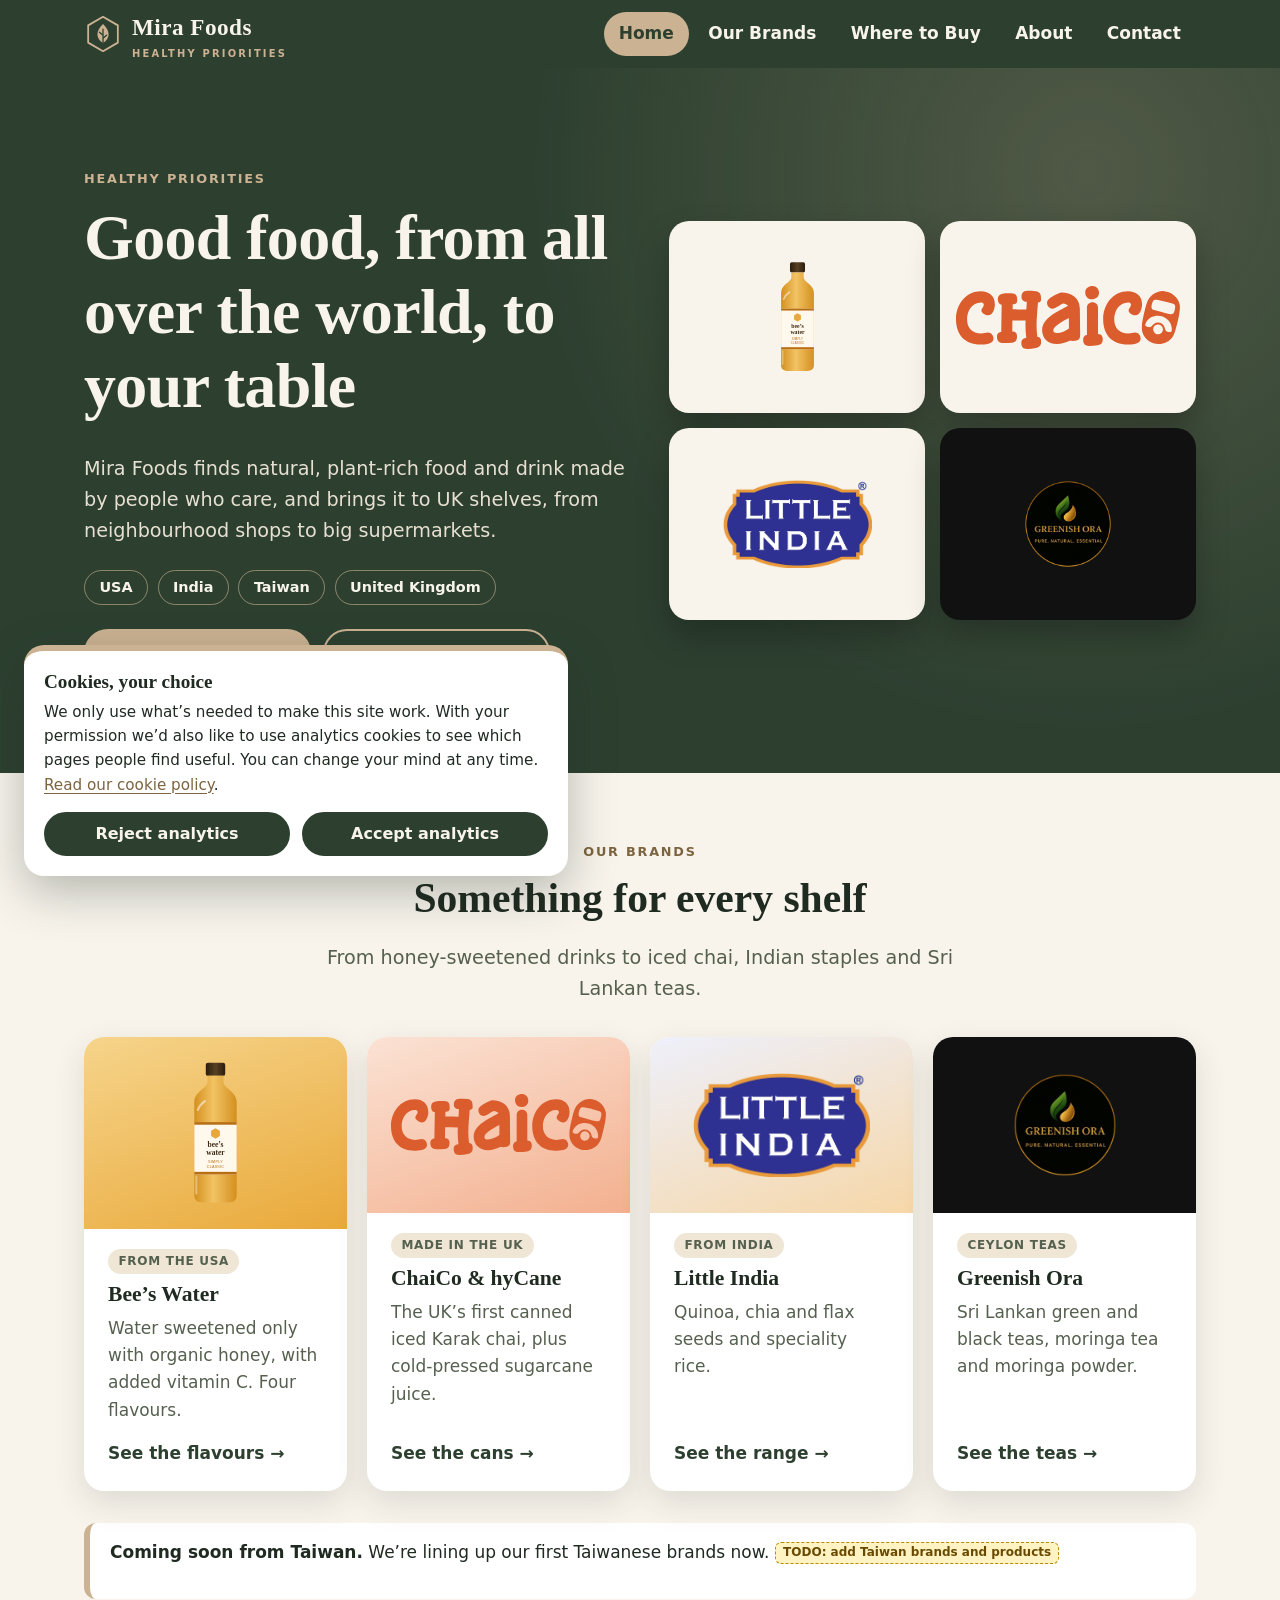
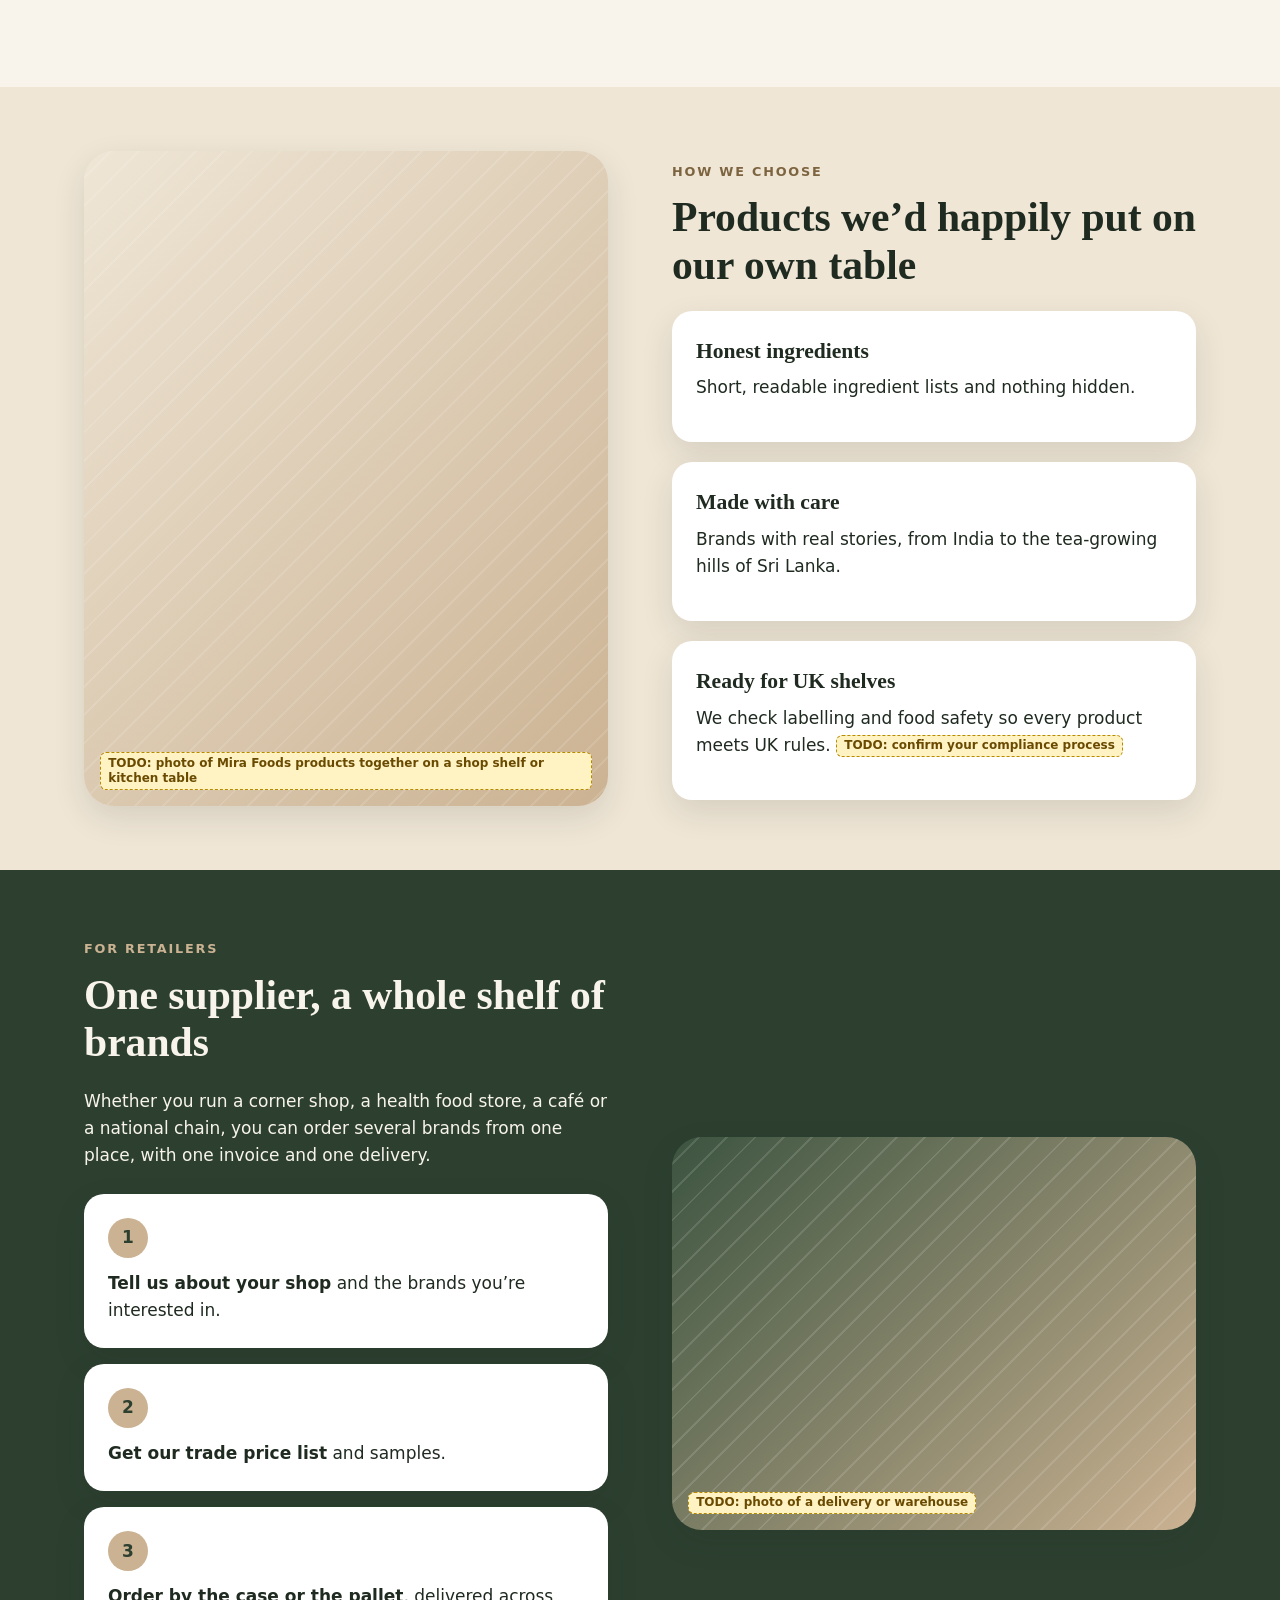
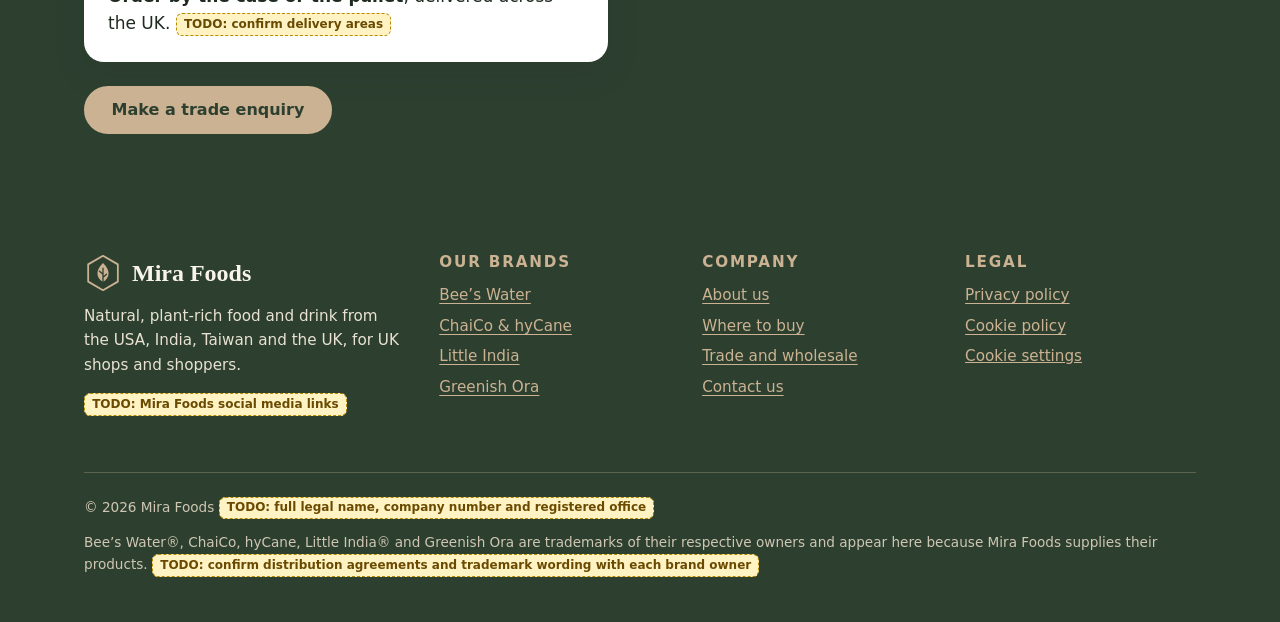
<file: index.html>
<!doctype html>
<html lang="en-GB">
<head>
  <meta charset="utf-8">
  <meta name="viewport" content="width=device-width, initial-scale=1">
  <title>Mira Foods | Natural food and drink brands for the UK</title>
  <meta name="description" content="Mira Foods brings natural, plant-rich food and drink from the USA, India, Taiwan and the UK to UK shops: Bee’s Water, ChaiCo, hyCane, Little India and Greenish Ora.">
  <meta name="theme-color" content="#2d4030">
  <link rel="icon" href="images/favicon.svg" type="image/svg+xml">
  <link rel="stylesheet" href="css/styles.css">
  <!-- TODO: add og:image and canonical URL once the domain is confirmed -->
</head>
<body>
  <a class="skip-link" href="#main">Skip to content</a>

  <header class="site-header">
    <div class="wrap">
      <a class="brand" href="index.html" aria-label="Mira Foods home">
        <img src="images/mira-mark.svg" alt="" width="40" height="40">
        <span>Mira Foods<small>Healthy priorities</small></span>
      </a>
      <!-- TODO: swap the placeholder mark for the official Mira Foods logo files -->
      <button class="nav-toggle" type="button" aria-expanded="false" aria-controls="site-nav">
        <span class="nav-toggle-bars" aria-hidden="true"></span>Menu
      </button>
      <nav id="site-nav" class="site-nav" aria-label="Main">
        <ul>
          <li><a href="index.html" aria-current="page">Home</a></li>
          <li><a href="brands.html">Our Brands</a></li>
          <li><a href="where-to-buy.html">Where to Buy</a></li>
          <li><a href="about.html">About</a></li>
          <li><a href="contact.html">Contact</a></li>
        </ul>
      </nav>
    </div>
  </header>
  <main id="main">
    <section class="hero hero--mira">
      <div class="wrap">
        <div>
          <span class="eyebrow">Healthy priorities</span>
          <h1>Good food, from all over the world, to your table</h1>
          <p class="lede">Mira Foods finds natural, plant-rich food and drink made by people who care, and brings it to UK shelves, from neighbourhood shops to big supermarkets.</p>
          <ul class="origins" aria-label="Where our products come from">
            <li>USA</li><li>India</li><li>Taiwan</li><li>United Kingdom</li>
          </ul>
          <div class="btn-row">
            <a class="btn btn--sand" href="brands.html">Explore our brands</a>
            <a class="btn btn--light" href="where-to-buy.html#trade">Stock our products</a>
          </div>
        </div>
        <div class="hero-logos">
          <a href="bees-water.html" aria-label="Bee’s Water"><img src="images/bottle-classic.svg" alt="" width="120" height="330" style="max-height:7rem"></a>
          <a href="chaico.html" aria-label="ChaiCo"><img src="images/brands/chaico.svg" alt="" width="570" height="160"></a>
          <a href="little-india.html" aria-label="Little India"><img src="images/brands/little-india.webp" alt="" width="746" height="438"></a>
          <a href="greenish-ora.html" aria-label="Greenish Ora" style="background:#111"><img src="images/brands/greenish-ora.png" alt="" width="1000" height="1000"></a>
        </div>
      </div>
    </section>

    <section class="section">
      <div class="wrap">
        <div class="center">
          <span class="eyebrow">Our brands</span>
          <h2>Something for every shelf</h2>
          <p class="lede">From honey-sweetened drinks to iced chai, Indian staples and Sri Lankan teas.</p>
        </div>
        <div class="grid grid--4" style="margin-top:2rem">
          <a class="brand-card c-bees-bg" href="bees-water.html">
            <div class="brand-card__logo"><img src="images/bottle-classic.svg" alt="" width="120" height="330" style="max-height:9rem"></div>
            <div class="brand-card__body">
              <span class="pill">From the USA</span>
              <h3>Bee’s Water</h3>
              <p>Water sweetened only with organic honey, with added vitamin C. Four flavours.</p>
              <span class="brand-card__more">See the flavours →</span>
            </div>
          </a>
          <a class="brand-card c-chaico-bg" href="chaico.html">
            <div class="brand-card__logo"><img src="images/brands/chaico.svg" alt="" width="570" height="160"></div>
            <div class="brand-card__body">
              <span class="pill">Made in the UK</span>
              <h3>ChaiCo &amp; hyCane</h3>
              <p>The UK’s first canned iced Karak chai, plus cold-pressed sugarcane juice.</p>
              <span class="brand-card__more">See the cans →</span>
            </div>
          </a>
          <a class="brand-card c-little-india-bg" href="little-india.html">
            <div class="brand-card__logo"><img src="images/brands/little-india.webp" alt="" width="746" height="438"></div>
            <div class="brand-card__body">
              <span class="pill">From India</span>
              <h3>Little India</h3>
              <p>Quinoa, chia and flax seeds and speciality rice.</p>
              <span class="brand-card__more">See the range →</span>
            </div>
          </a>
          <a class="brand-card c-ora-bg" href="greenish-ora.html">
            <div class="brand-card__logo"><img src="images/brands/greenish-ora.png" alt="" width="1000" height="1000"></div>
            <div class="brand-card__body">
              <span class="pill">Ceylon teas</span>
              <h3>Greenish Ora</h3>
              <p>Sri Lankan green and black teas, moringa tea and moringa powder.</p>
              <span class="brand-card__more">See the teas →</span>
            </div>
          </a>
        </div>
        <div class="callout" style="margin-top:2rem">
          <p><strong>Coming soon from Taiwan.</strong> We’re lining up our first Taiwanese brands now. <span class="todo">TODO: add Taiwan brands and products</span></p>
        </div>
      </div>
    </section>

    <section class="section section--cream2">
      <div class="wrap split">
        <div class="photo photo--tall">
          <span class="todo">TODO: photo of Mira Foods products together on a shop shelf or kitchen table</span>
        </div>
        <div>
          <span class="eyebrow">How we choose</span>
          <h2>Products we’d happily put on our own table</h2>
          <div class="grid" style="margin-top:1.25rem">
            <div class="card"><h3>Honest ingredients</h3><p>Short, readable ingredient lists and nothing hidden.</p></div>
            <div class="card"><h3>Made with care</h3><p>Brands with real stories, from India to the tea-growing hills of Sri Lanka.</p></div>
            <div class="card"><h3>Ready for UK shelves</h3><p>We check labelling and food safety so every product meets UK rules. <span class="todo">TODO: confirm your compliance process</span></p></div>
          </div>
        </div>
      </div>
    </section>

    <section class="section section--ink">
      <div class="wrap split">
        <div>
          <span class="eyebrow">For retailers</span>
          <h2>One supplier, a whole shelf of brands</h2>
          <p>Whether you run a corner shop, a health food store, a café or a national chain, you can order several brands from one place, with one invoice and one delivery.</p>
          <ol class="steps" style="margin-top:1.5rem">
            <li style="color:var(--ink)"><strong>Tell us about your shop</strong> and the brands you’re interested in.</li>
            <li style="color:var(--ink)"><strong>Get our trade price list</strong> and samples.</li>
            <li style="color:var(--ink)"><strong>Order by the case or the pallet</strong>, delivered across the UK. <span class="todo">TODO: confirm delivery areas</span></li>
          </ol>
          <div class="btn-row"><a class="btn btn--sand" href="contact.html?topic=trade">Make a trade enquiry</a></div>
        </div>
        <div class="photo" style="--hero-a:#3c5440;--hero-b:#cbb292">
          <span class="todo">TODO: photo of a delivery or warehouse</span>
        </div>
      </div>
    </section>
  </main>

  <footer class="site-footer">
    <div class="wrap">
      <div class="footer-grid">
        <div>
          <p class="footer-brand"><img src="images/mira-mark.svg" alt="" width="38" height="38">Mira Foods</p>
          <p>Natural, plant-rich food and drink from the USA, India, Taiwan and the UK, for UK shops and shoppers.</p>
          <p><span class="todo">TODO: Mira Foods social media links</span></p>
        </div>
        <div>
          <h2>Our brands</h2>
          <ul>
            <li><a href="bees-water.html">Bee’s Water</a></li>
            <li><a href="chaico.html">ChaiCo &amp; hyCane</a></li>
            <li><a href="little-india.html">Little India</a></li>
            <li><a href="greenish-ora.html">Greenish Ora</a></li>
          </ul>
        </div>
        <div>
          <h2>Company</h2>
          <ul>
            <li><a href="about.html">About us</a></li>
            <li><a href="where-to-buy.html">Where to buy</a></li>
            <li><a href="where-to-buy.html#trade">Trade and wholesale</a></li>
            <li><a href="contact.html">Contact us</a></li>
          </ul>
        </div>
        <div>
          <h2>Legal</h2>
          <ul>
            <li><a href="privacy.html">Privacy policy</a></li>
            <li><a href="cookies.html">Cookie policy</a></li>
            <li><button class="link-button" type="button" data-cookie-settings>Cookie settings</button></li>
          </ul>
        </div>
      </div>
      <div class="footer-legal">
        <p>© <span data-year>2026</span> Mira Foods <span class="todo">TODO: full legal name, company number and registered office</span></p>
        <p>Bee’s Water®, ChaiCo, hyCane, Little India® and Greenish Ora are trademarks of their respective owners and appear here because Mira Foods supplies their products. <span class="todo">TODO: confirm distribution agreements and trademark wording with each brand owner</span></p>
      </div>
    </div>
  </footer>

  <div id="cookie-banner" class="cookie-banner" role="region" aria-label="Cookie consent" hidden>
    <h2>Cookies, your choice</h2>
    <p>We only use what’s needed to make this site work. With your permission we’d also like to use analytics cookies to see which pages people find useful. You can change your mind at any time. <a href="cookies.html">Read our cookie policy</a>.</p>
    <div class="btn-row">
      <button class="btn" type="button" data-consent="reject">Reject analytics</button>
      <button class="btn" type="button" data-consent="accept">Accept analytics</button>
    </div>
  </div>

  <script src="js/main.js" defer></script>
</body>
</html>
</file>
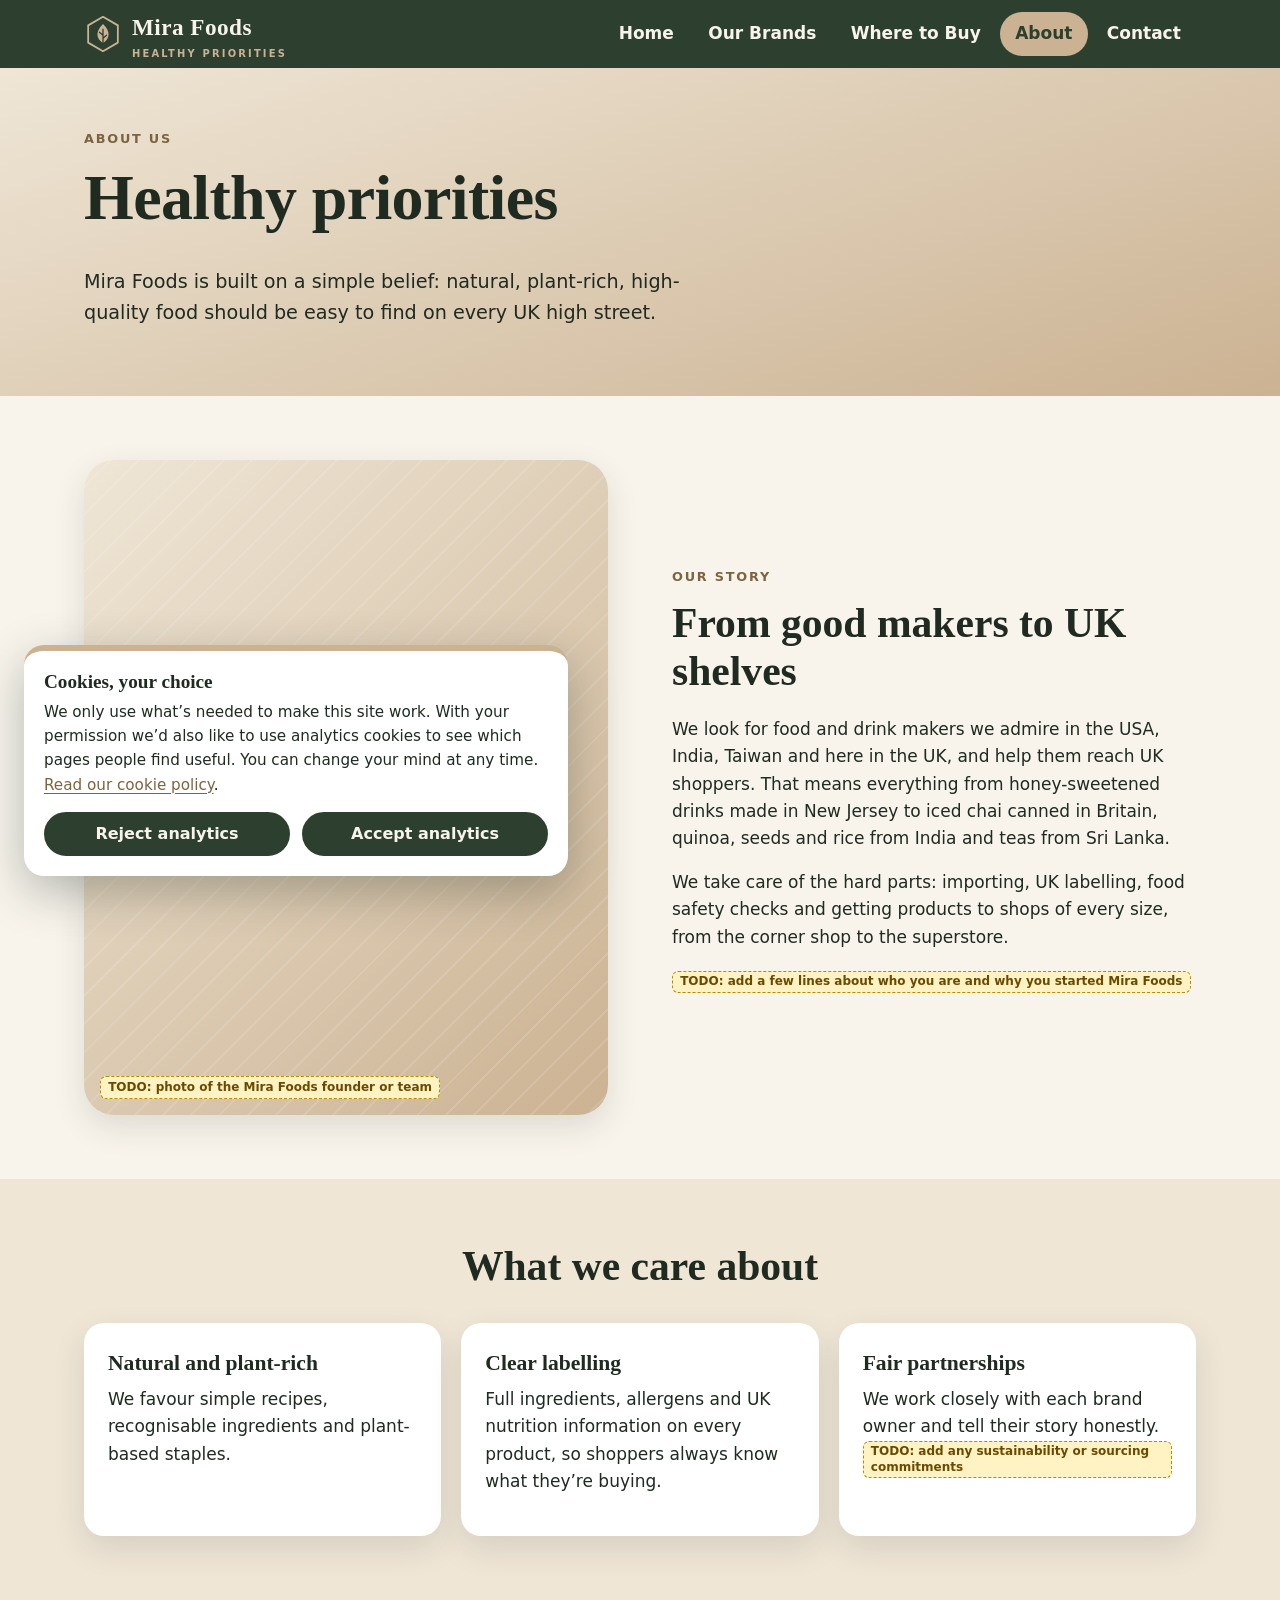
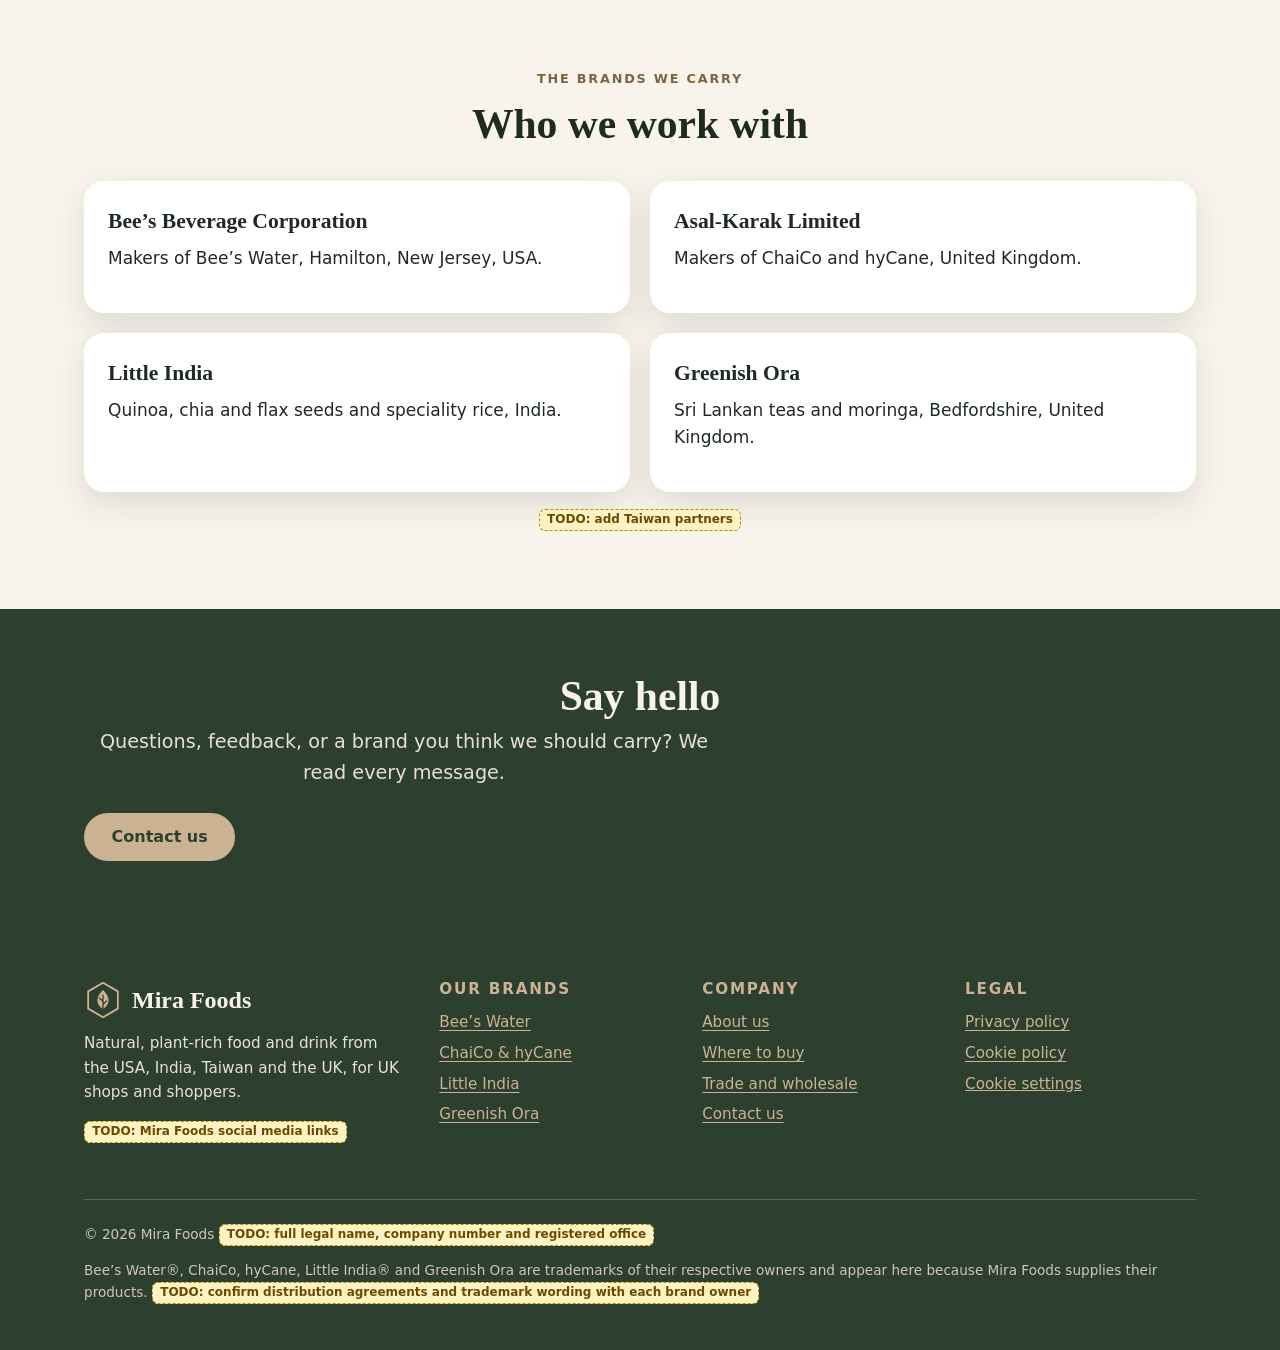
<file: about.html>
<!doctype html>
<html lang="en-GB">
<head>
  <meta charset="utf-8">
  <meta name="viewport" content="width=device-width, initial-scale=1">
  <title>About Us | Mira Foods</title>
  <meta name="description" content="Mira Foods is a UK supplier of natural, plant-rich food and drink from the USA, India, Taiwan and the UK.">
  <meta name="theme-color" content="#2d4030">
  <link rel="icon" href="images/favicon.svg" type="image/svg+xml">
  <link rel="stylesheet" href="css/styles.css">
  <!-- TODO: add og:image and canonical URL once the domain is confirmed -->
</head>
<body>
  <a class="skip-link" href="#main">Skip to content</a>

  <header class="site-header">
    <div class="wrap">
      <a class="brand" href="index.html" aria-label="Mira Foods home">
        <img src="images/mira-mark.svg" alt="" width="40" height="40">
        <span>Mira Foods<small>Healthy priorities</small></span>
      </a>
      <!-- TODO: swap the placeholder mark for the official Mira Foods logo files -->
      <button class="nav-toggle" type="button" aria-expanded="false" aria-controls="site-nav">
        <span class="nav-toggle-bars" aria-hidden="true"></span>Menu
      </button>
      <nav id="site-nav" class="site-nav" aria-label="Main">
        <ul>
          <li><a href="index.html">Home</a></li>
          <li><a href="brands.html">Our Brands</a></li>
          <li><a href="where-to-buy.html">Where to Buy</a></li>
          <li><a href="about.html" aria-current="page">About</a></li>
          <li><a href="contact.html">Contact</a></li>
        </ul>
      </nav>
    </div>
  </header>
  <main id="main">
    <section class="page-hero">
      <div class="wrap">
        <span class="eyebrow">About us</span>
        <h1>Healthy priorities</h1>
        <p class="lede">Mira Foods is built on a simple belief: natural, plant-rich, high-quality food should be easy to find on every UK high street.</p>
      </div>
    </section>

    <section class="section">
      <div class="wrap split">
        <div class="photo photo--tall">
          <span class="todo">TODO: photo of the Mira Foods founder or team</span>
        </div>
        <div>
          <span class="eyebrow">Our story</span>
          <h2>From good makers to UK shelves</h2>
          <p>We look for food and drink makers we admire in the USA, India, Taiwan and here in the UK, and help them reach UK shoppers. That means everything from honey-sweetened drinks made in New Jersey to iced chai canned in Britain, quinoa, seeds and rice from India and teas from Sri Lanka.</p>
          <p>We take care of the hard parts: importing, UK labelling, food safety checks and getting products to shops of every size, from the corner shop to the superstore.</p>
          <p><span class="todo">TODO: add a few lines about who you are and why you started Mira Foods</span></p>
        </div>
      </div>
    </section>

    <section class="section section--cream2">
      <div class="wrap">
        <div class="center"><h2>What we care about</h2></div>
        <div class="grid grid--3" style="margin-top:2rem">
          <div class="card"><h3>Natural and plant-rich</h3><p>We favour simple recipes, recognisable ingredients and plant-based staples.</p></div>
          <div class="card"><h3>Clear labelling</h3><p>Full ingredients, allergens and UK nutrition information on every product, so shoppers always know what they’re buying.</p></div>
          <div class="card"><h3>Fair partnerships</h3><p>We work closely with each brand owner and tell their story honestly. <span class="todo">TODO: add any sustainability or sourcing commitments</span></p></div>
        </div>
      </div>
    </section>

    <section class="section">
      <div class="wrap">
        <div class="center"><span class="eyebrow">The brands we carry</span><h2>Who we work with</h2></div>
        <div class="grid grid--2" style="margin-top:2rem">
          <div class="card"><h3>Bee’s Beverage Corporation</h3><p>Makers of Bee’s Water, Hamilton, New Jersey, USA.</p></div>
          <div class="card"><h3>Asal-Karak Limited</h3><p>Makers of ChaiCo and hyCane, United Kingdom.</p></div>
          <div class="card"><h3>Little India</h3><p>Quinoa, chia and flax seeds and speciality rice, India.</p></div>
          <div class="card"><h3>Greenish Ora</h3><p>Sri Lankan teas and moringa, Bedfordshire, United Kingdom.</p></div>
        </div>
        <p class="small center" style="margin-top:1rem"><span class="todo">TODO: add Taiwan partners</span></p>
      </div>
    </section>

    <section class="section section--ink">
      <div class="wrap cta-band">
        <h2>Say hello</h2>
        <p class="lede" style="color:#e7e0d2">Questions, feedback, or a brand you think we should carry? We read every message.</p>
        <div class="btn-row"><a class="btn btn--sand" href="contact.html">Contact us</a></div>
      </div>
    </section>
  </main>

  <footer class="site-footer">
    <div class="wrap">
      <div class="footer-grid">
        <div>
          <p class="footer-brand"><img src="images/mira-mark.svg" alt="" width="38" height="38">Mira Foods</p>
          <p>Natural, plant-rich food and drink from the USA, India, Taiwan and the UK, for UK shops and shoppers.</p>
          <p><span class="todo">TODO: Mira Foods social media links</span></p>
        </div>
        <div>
          <h2>Our brands</h2>
          <ul>
            <li><a href="bees-water.html">Bee’s Water</a></li>
            <li><a href="chaico.html">ChaiCo &amp; hyCane</a></li>
            <li><a href="little-india.html">Little India</a></li>
            <li><a href="greenish-ora.html">Greenish Ora</a></li>
          </ul>
        </div>
        <div>
          <h2>Company</h2>
          <ul>
            <li><a href="about.html">About us</a></li>
            <li><a href="where-to-buy.html">Where to buy</a></li>
            <li><a href="where-to-buy.html#trade">Trade and wholesale</a></li>
            <li><a href="contact.html">Contact us</a></li>
          </ul>
        </div>
        <div>
          <h2>Legal</h2>
          <ul>
            <li><a href="privacy.html">Privacy policy</a></li>
            <li><a href="cookies.html">Cookie policy</a></li>
            <li><button class="link-button" type="button" data-cookie-settings>Cookie settings</button></li>
          </ul>
        </div>
      </div>
      <div class="footer-legal">
        <p>© <span data-year>2026</span> Mira Foods <span class="todo">TODO: full legal name, company number and registered office</span></p>
        <p>Bee’s Water®, ChaiCo, hyCane, Little India® and Greenish Ora are trademarks of their respective owners and appear here because Mira Foods supplies their products. <span class="todo">TODO: confirm distribution agreements and trademark wording with each brand owner</span></p>
      </div>
    </div>
  </footer>

  <div id="cookie-banner" class="cookie-banner" role="region" aria-label="Cookie consent" hidden>
    <h2>Cookies, your choice</h2>
    <p>We only use what’s needed to make this site work. With your permission we’d also like to use analytics cookies to see which pages people find useful. You can change your mind at any time. <a href="cookies.html">Read our cookie policy</a>.</p>
    <div class="btn-row">
      <button class="btn" type="button" data-consent="reject">Reject analytics</button>
      <button class="btn" type="button" data-consent="accept">Accept analytics</button>
    </div>
  </div>

  <script src="js/main.js" defer></script>
</body>
</html>
</file>
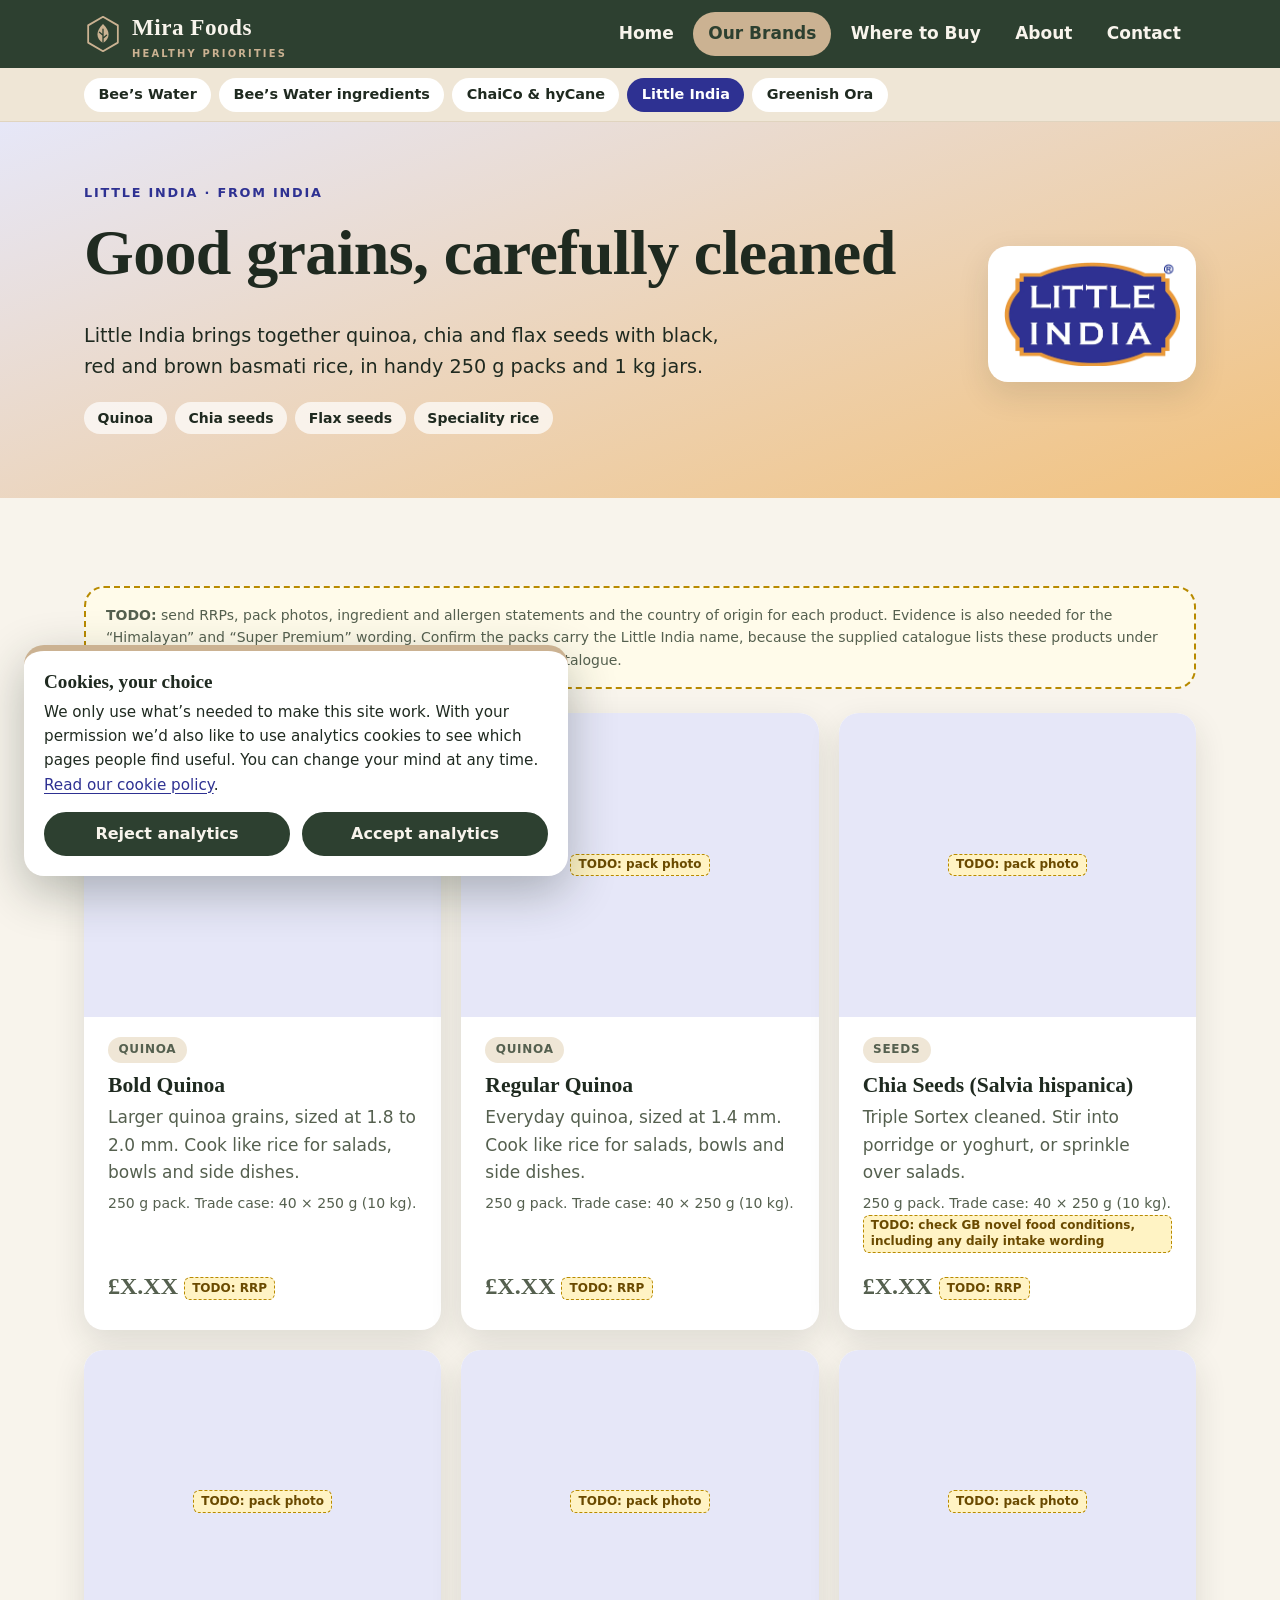
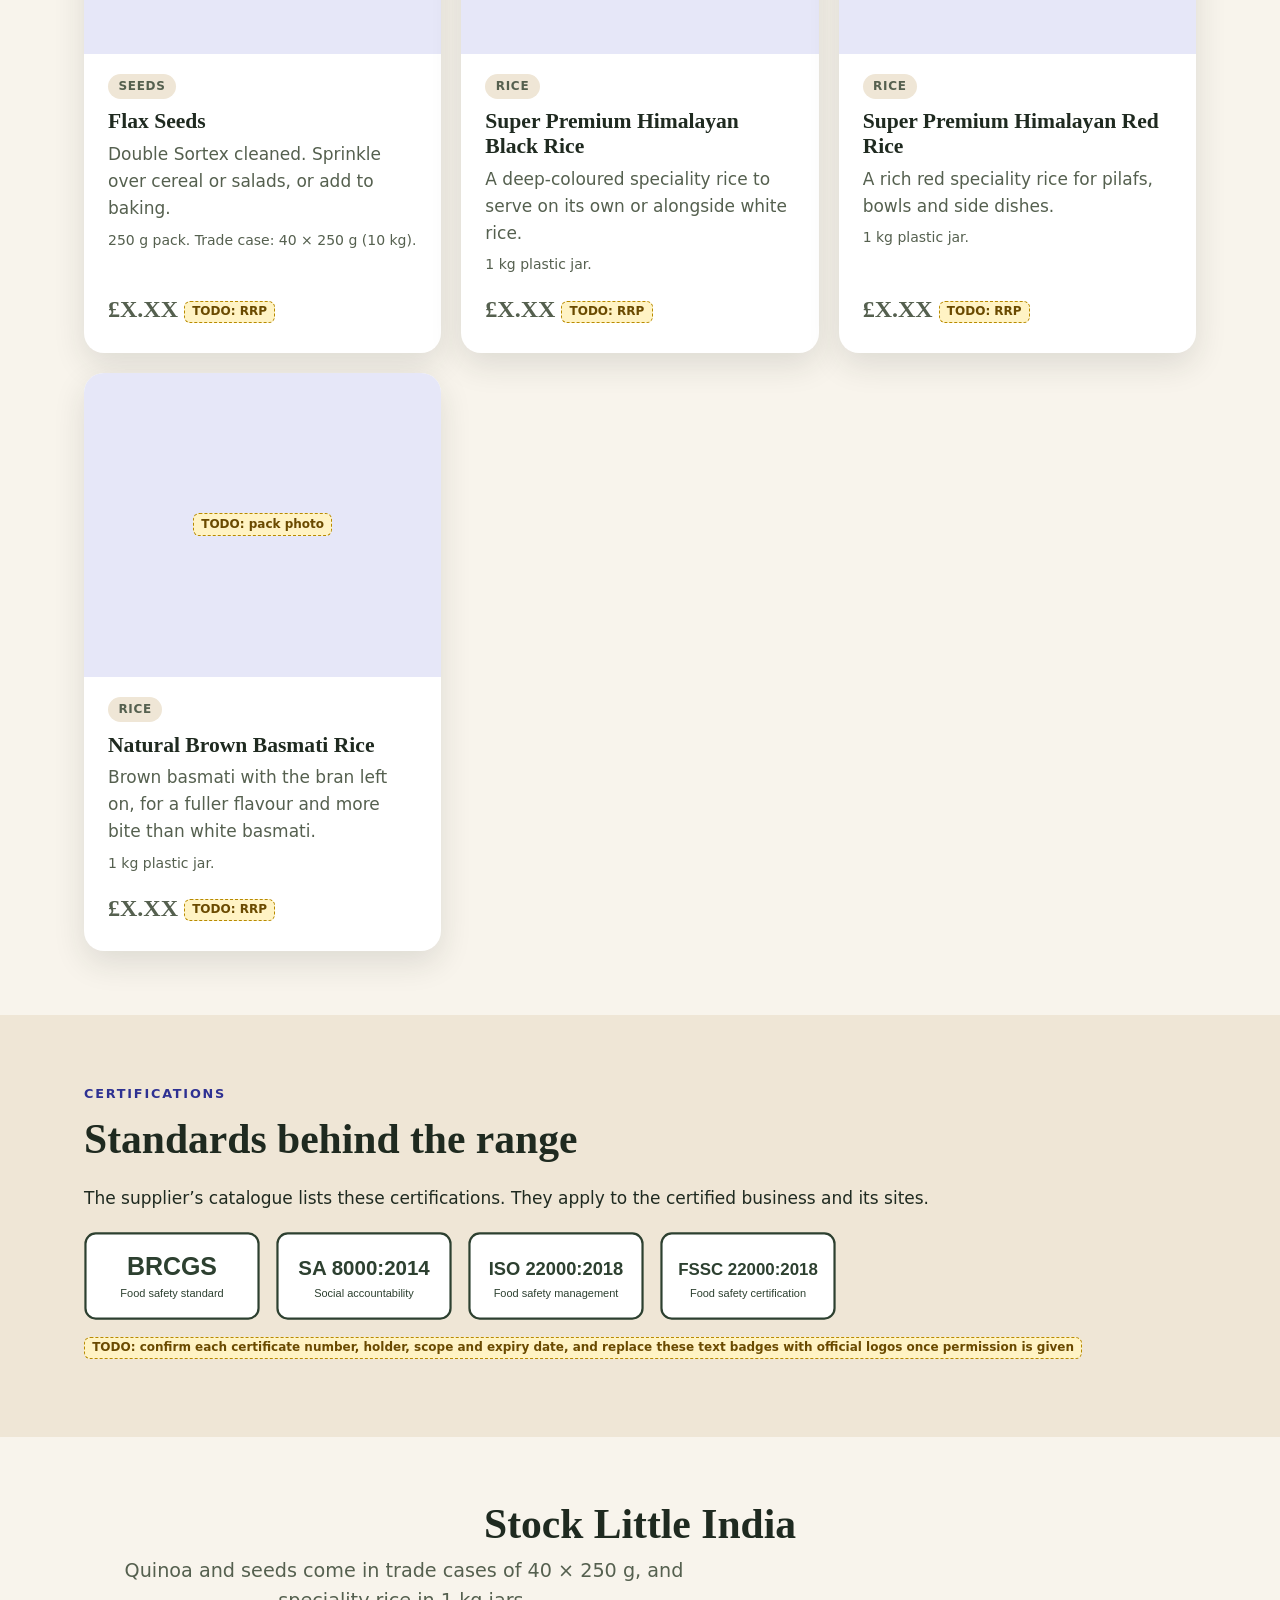
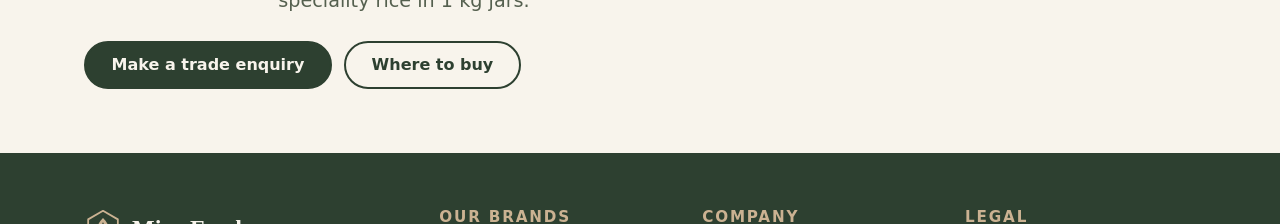
<file: anvi.html>
<!doctype html>
<html lang="en-GB">
<head>
  <meta charset="utf-8">
  <title>Little India | Mira Foods</title>
  <meta name="robots" content="noindex">
  <link rel="canonical" href="https://mirafoods.co.uk/little-india.html">
  <meta http-equiv="refresh" content="0; url=little-india.html">
</head>
<body>
  <p>This page has moved to <a href="little-india.html">Little India</a>.</p>
</body>
</html>
</file>
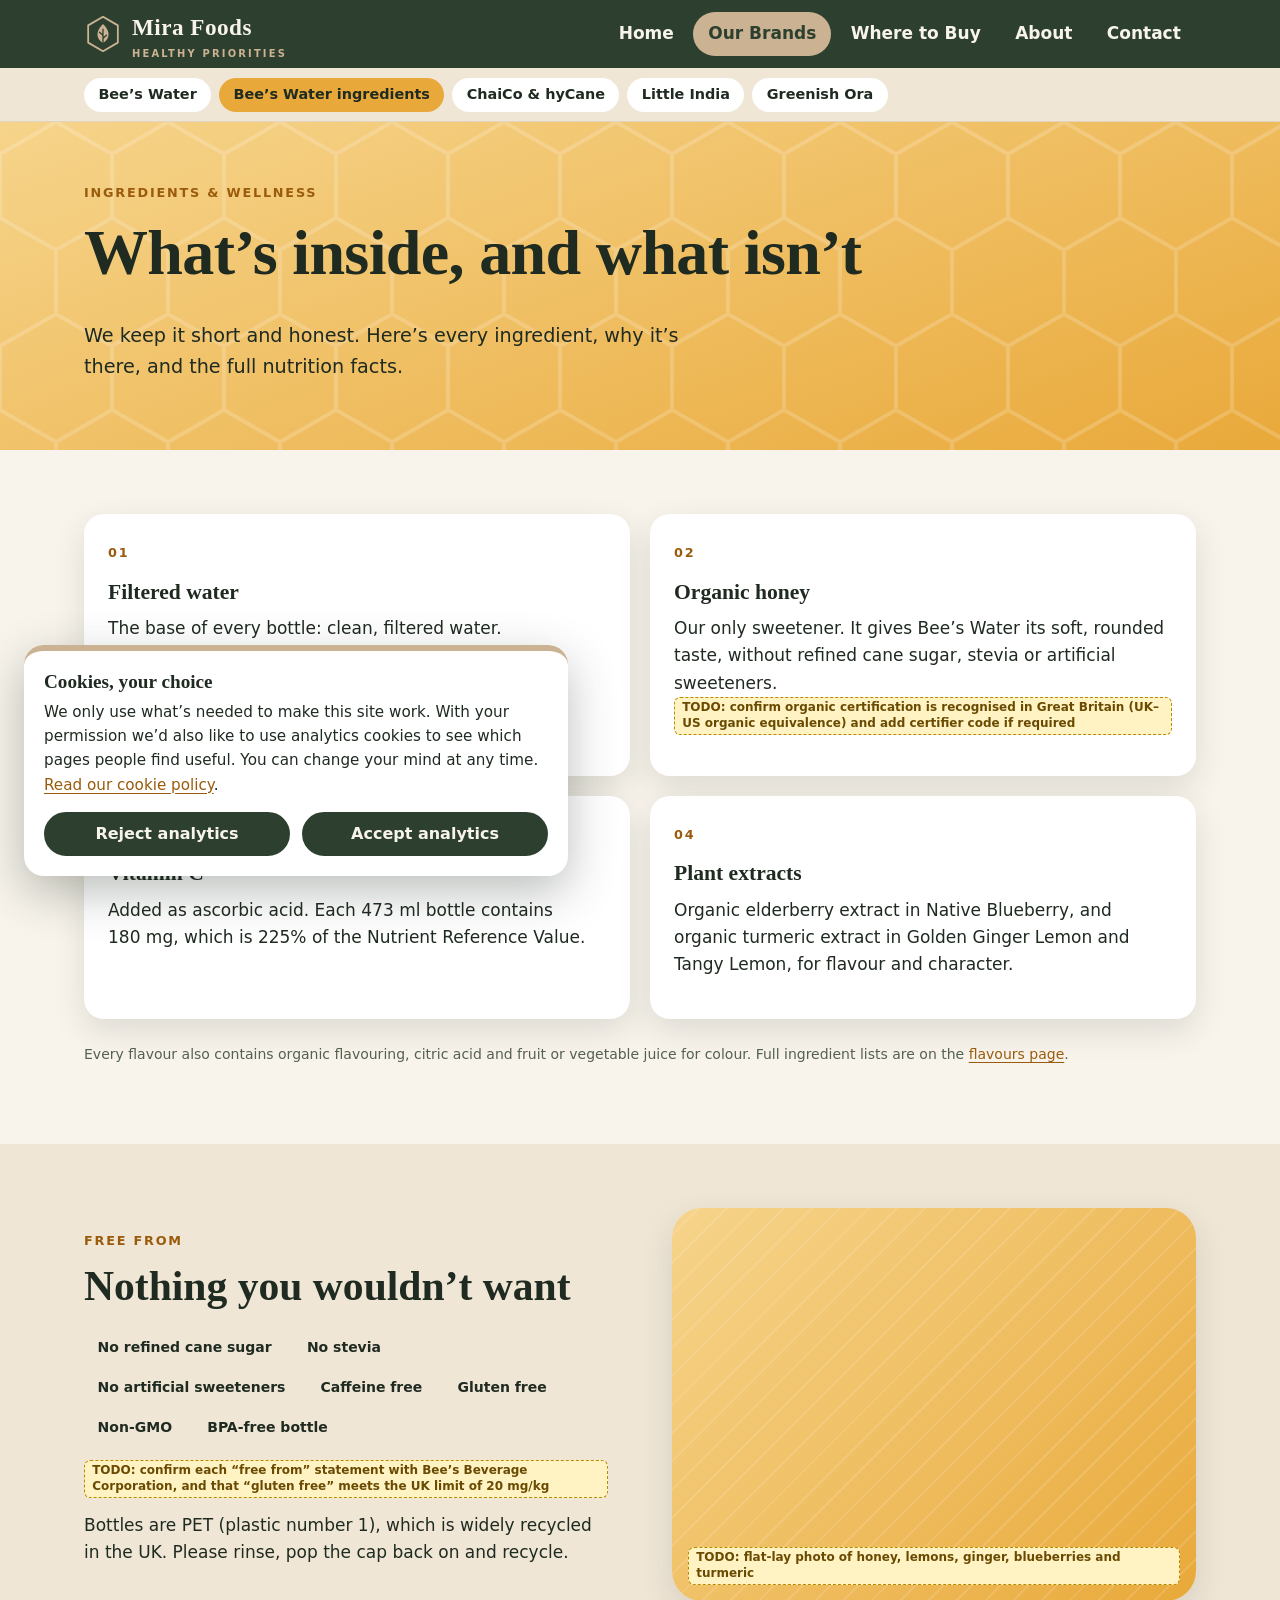
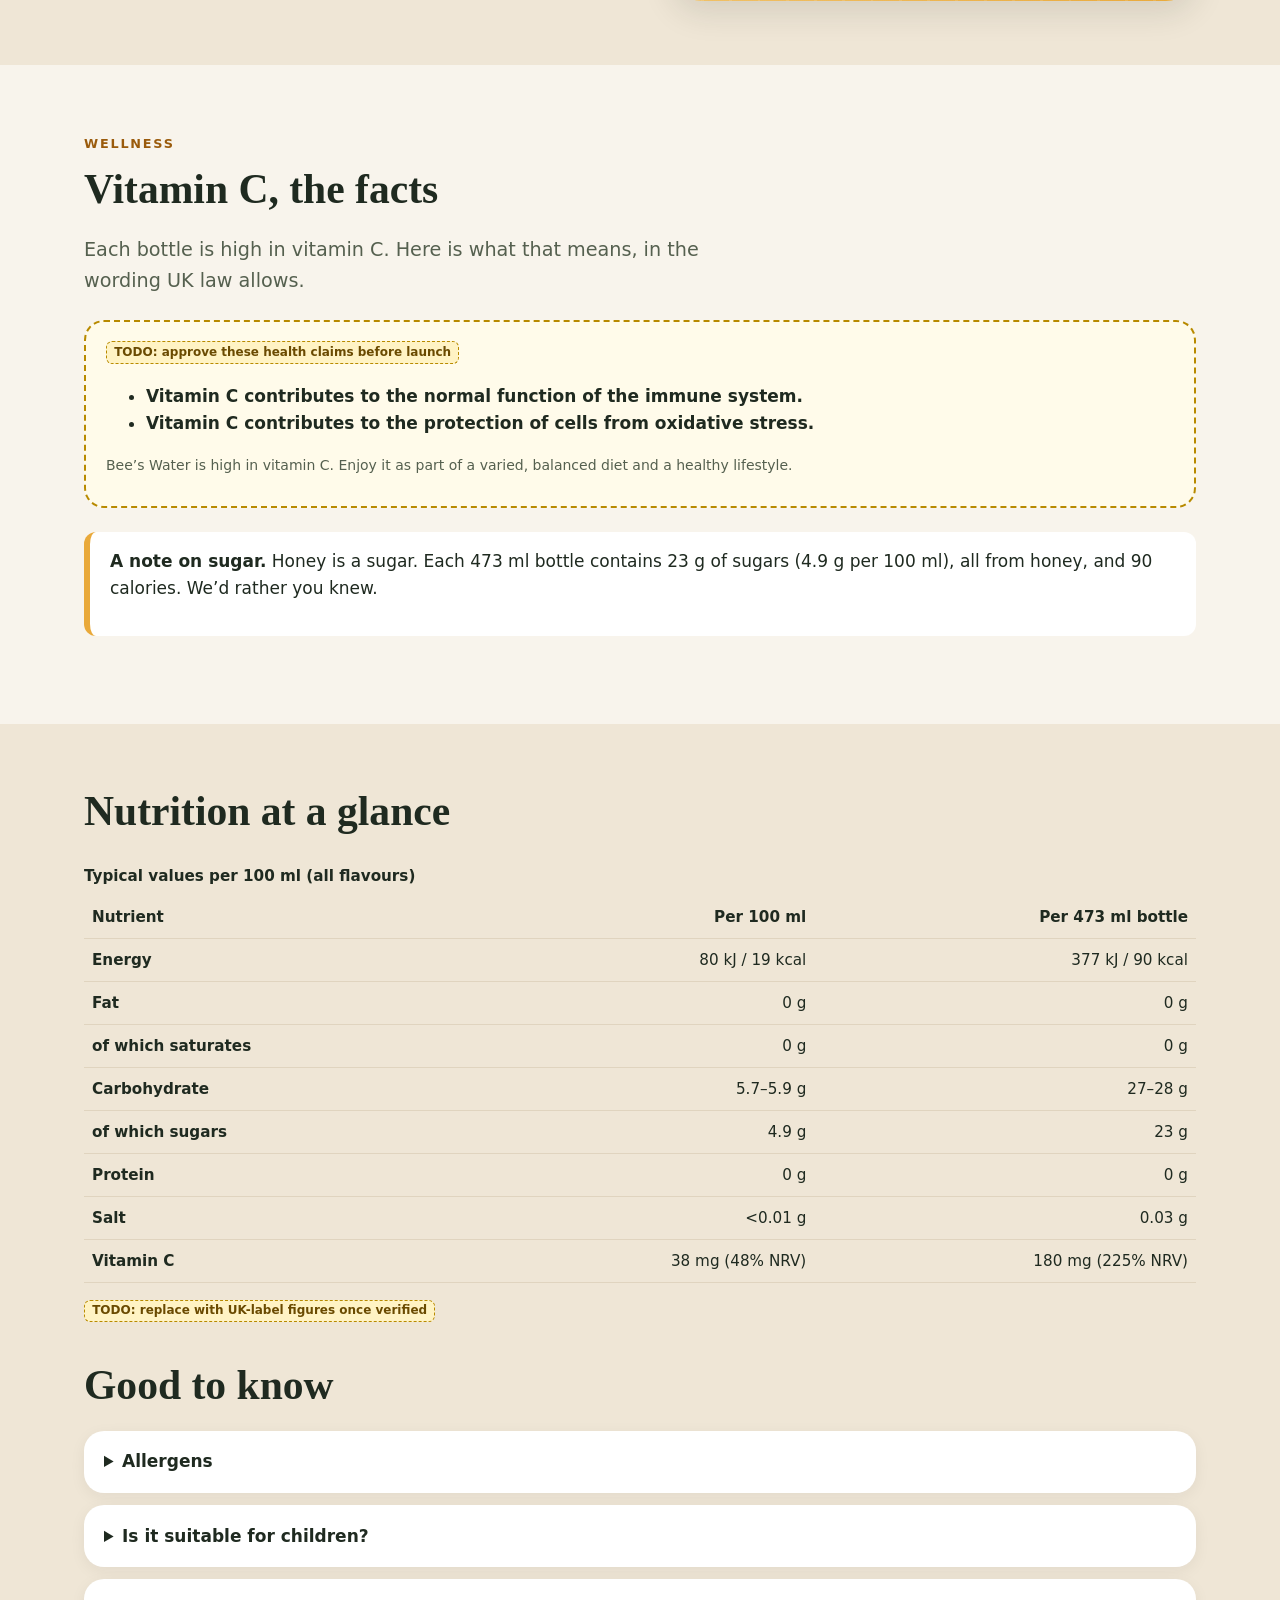
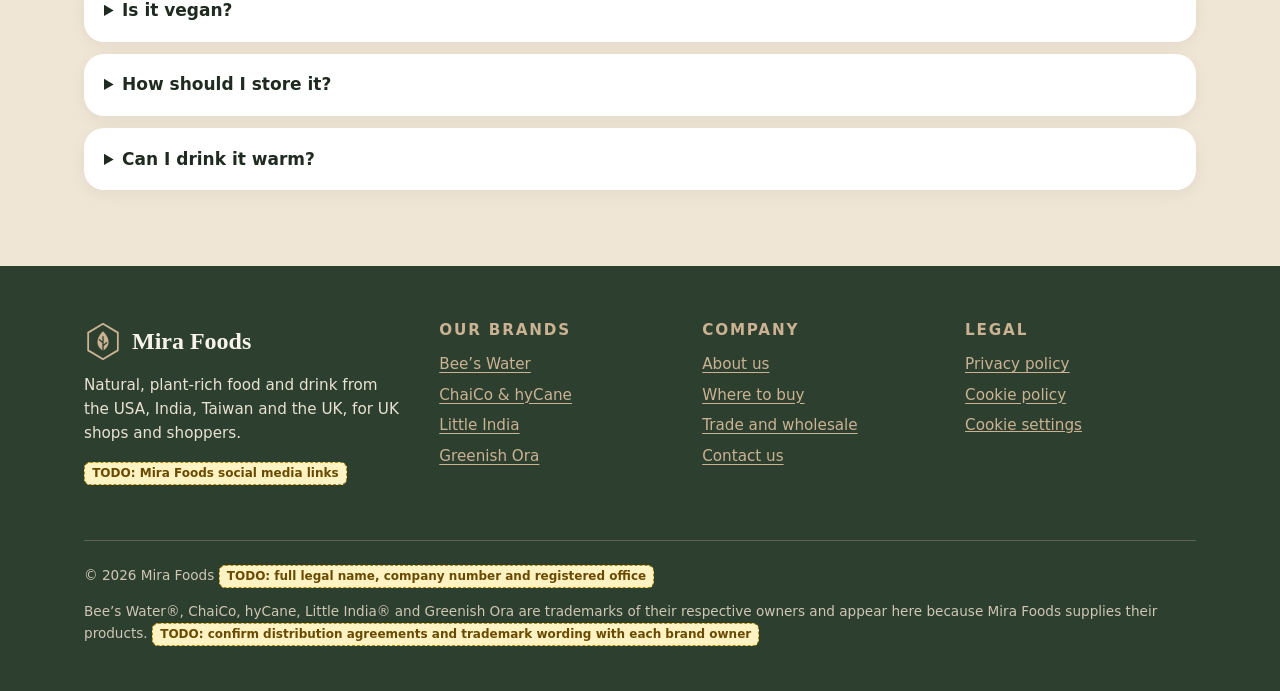
<file: bees-water-ingredients.html>
<!doctype html>
<html lang="en-GB">
<head>
  <meta charset="utf-8">
  <meta name="viewport" content="width=device-width, initial-scale=1">
  <title>Bee’s Water Ingredients and Wellness | Mira Foods</title>
  <meta name="description" content="What goes into Bee’s Water: filtered water, organic honey, vitamin C and plant extracts. Free from refined cane sugar, stevia and artificial sweeteners.">
  <meta name="theme-color" content="#2d4030">
  <link rel="icon" href="images/favicon.svg" type="image/svg+xml">
  <link rel="stylesheet" href="css/styles.css">
  <!-- TODO: add og:image and canonical URL once the domain is confirmed -->
</head>
<body class="theme-bees">
  <a class="skip-link" href="#main">Skip to content</a>

  <header class="site-header">
    <div class="wrap">
      <a class="brand" href="index.html" aria-label="Mira Foods home">
        <img src="images/mira-mark.svg" alt="" width="40" height="40">
        <span>Mira Foods<small>Healthy priorities</small></span>
      </a>
      <!-- TODO: swap the placeholder mark for the official Mira Foods logo files -->
      <button class="nav-toggle" type="button" aria-expanded="false" aria-controls="site-nav">
        <span class="nav-toggle-bars" aria-hidden="true"></span>Menu
      </button>
      <nav id="site-nav" class="site-nav" aria-label="Main">
        <ul>
          <li><a href="index.html">Home</a></li>
          <li><a href="brands.html" aria-current="page">Our Brands</a></li>
          <li><a href="where-to-buy.html">Where to Buy</a></li>
          <li><a href="about.html">About</a></li>
          <li><a href="contact.html">Contact</a></li>
        </ul>
      </nav>
    </div>
  </header>
  <nav class="brand-nav" aria-label="Brands">
    <div class="wrap">
      <ul>
        <li><a href="bees-water.html">Bee’s Water</a></li>
        <li><a href="bees-water-ingredients.html" aria-current="page">Bee’s Water ingredients</a></li>
        <li><a href="chaico.html">ChaiCo &amp; hyCane</a></li>
        <li><a href="little-india.html">Little India</a></li>
        <li><a href="greenish-ora.html">Greenish Ora</a></li>
      </ul>
    </div>
  </nav>
  <main id="main">
    <section class="page-hero">
      <div class="wrap">
        <span class="eyebrow">Ingredients &amp; wellness</span>
        <h1>What’s inside, and what isn’t</h1>
        <p class="lede">We keep it short and honest. Here’s every ingredient, why it’s there, and the full nutrition facts.</p>
      </div>
    </section>

    <section class="section">
      <div class="wrap">
        <div class="grid grid--2">
          <div class="card">
            <span class="eyebrow">01</span>
            <h3>Filtered water</h3>
            <p>The base of every bottle: clean, filtered water.</p>
          </div>
          <div class="card">
            <span class="eyebrow">02</span>
            <h3>Organic honey</h3>
            <p>Our only sweetener. It gives Bee’s Water its soft, rounded taste, without refined cane sugar, stevia or artificial sweeteners. <span class="todo">TODO: confirm organic certification is recognised in Great Britain (UK–US organic equivalence) and add certifier code if required</span></p>
          </div>
          <div class="card">
            <span class="eyebrow">03</span>
            <h3>Vitamin C</h3>
            <p>Added as ascorbic acid. Each 473&nbsp;ml bottle contains 180&nbsp;mg, which is 225% of the Nutrient Reference Value.</p>
          </div>
          <div class="card">
            <span class="eyebrow">04</span>
            <h3>Plant extracts</h3>
            <p>Organic elderberry extract in Native Blueberry, and organic turmeric extract in Golden Ginger Lemon and Tangy Lemon, for flavour and character.</p>
          </div>
        </div>
        <p class="small" style="margin-top:1.5rem">Every flavour also contains organic flavouring, citric acid and fruit or vegetable juice for colour. Full ingredient lists are on the <a href="bees-water.html">flavours page</a>.</p>
      </div>
    </section>

    <section class="section section--cream2">
      <div class="wrap split">
        <div>
          <span class="eyebrow">Free from</span>
          <h2>Nothing you wouldn’t want</h2>
          <ul class="tag-list">
            <li>No refined cane sugar</li>
            <li>No stevia</li>
            <li>No artificial sweeteners</li>
            <li>Caffeine free</li>
            <li>Gluten free</li>
            <li>Non-GMO</li>
            <li>BPA-free bottle</li>
          </ul>
          <p class="small"><span class="todo">TODO: confirm each “free from” statement with Bee’s Beverage Corporation, and that “gluten free” meets the UK limit of 20&nbsp;mg/kg</span></p>
          <p>Bottles are PET (plastic number 1), which is widely recycled in the UK. Please rinse, pop the cap back on and recycle.</p>
        </div>
        <div class="photo">
          <span class="todo">TODO: flat-lay photo of honey, lemons, ginger, blueberries and turmeric</span>
        </div>
      </div>
    </section>

    <section class="section">
      <div class="wrap">
        <span class="eyebrow">Wellness</span>
        <h2>Vitamin C, the facts</h2>
        <p class="lede">Each bottle is high in vitamin C. Here is what that means, in the wording UK law allows.</p>

        <!-- TODO: HEALTH CLAIMS AWAITING APPROVAL.
             The two statements below are taken word for word from the GB Nutrition and Health Claims Register
             (authorised claims for vitamin C). They may only be used because each bottle is at least a
             "source of" vitamin C (7.5% NRV per 100 ml for drinks); it provides 48% NRV per 100 ml.
             Do not reword them, and do not add claims about immunity, antioxidants, turmeric or elderberry.
             Delete this block if you do not approve them. -->
        <div class="todo-block">
          <p><span class="todo">TODO: approve these health claims before launch</span></p>
          <ul>
            <li><strong>Vitamin C contributes to the normal function of the immune system.</strong></li>
            <li><strong>Vitamin C contributes to the protection of cells from oxidative stress.</strong></li>
          </ul>
          <p class="small">Bee’s Water is high in vitamin C. Enjoy it as part of a varied, balanced diet and a healthy lifestyle.</p>
        </div>

        <div class="callout">
          <p><strong>A note on sugar.</strong> Honey is a sugar. Each 473&nbsp;ml bottle contains 23&nbsp;g of sugars (4.9&nbsp;g per 100&nbsp;ml), all from honey, and 90 calories. We’d rather you knew.</p>
        </div>
      </div>
    </section>

    <section class="section section--cream2">
      <div class="wrap">
        <h2>Nutrition at a glance</h2>
        <div class="table-wrap">
          <table>
            <caption>Typical values per 100&nbsp;ml (all flavours)</caption>
            <thead><tr><th scope="col">Nutrient</th><th class="num" scope="col">Per 100&nbsp;ml</th><th class="num" scope="col">Per 473&nbsp;ml bottle</th></tr></thead>
            <tbody>
              <tr><th scope="row">Energy</th><td class="num">80&nbsp;kJ / 19&nbsp;kcal</td><td class="num">377&nbsp;kJ / 90&nbsp;kcal</td></tr>
              <tr><th scope="row">Fat</th><td class="num">0&nbsp;g</td><td class="num">0&nbsp;g</td></tr>
              <tr><th scope="row">of which saturates</th><td class="num">0&nbsp;g</td><td class="num">0&nbsp;g</td></tr>
              <tr><th scope="row">Carbohydrate</th><td class="num">5.7–5.9&nbsp;g</td><td class="num">27–28&nbsp;g</td></tr>
              <tr><th scope="row">of which sugars</th><td class="num">4.9&nbsp;g</td><td class="num">23&nbsp;g</td></tr>
              <tr><th scope="row">Protein</th><td class="num">0&nbsp;g</td><td class="num">0&nbsp;g</td></tr>
              <tr><th scope="row">Salt</th><td class="num">&lt;0.01&nbsp;g</td><td class="num">0.03&nbsp;g</td></tr>
              <tr><th scope="row">Vitamin C</th><td class="num">38&nbsp;mg (48% NRV)</td><td class="num">180&nbsp;mg (225% NRV)</td></tr>
            </tbody>
          </table>
        </div>
        <p class="small"><span class="todo">TODO: replace with UK-label figures once verified</span></p>

        <h2 style="margin-top:2.5rem">Good to know</h2>
        <details>
          <summary>Allergens</summary>
          <p>Bee’s Water contains none of the 14 major allergens listed in UK law. <span class="todo">TODO: confirm with the manufacturer’s allergen statement, including factory cross-contact</span></p>
        </details>
        <details>
          <summary>Is it suitable for children?</summary>
          <p>Because it contains honey, Bee’s Water is not suitable for babies under 12 months.</p>
        </details>
        <details>
          <summary>Is it vegan?</summary>
          <p>Bee’s Water is sweetened with honey, so it is not vegan. It is suitable for vegetarians. <span class="todo">TODO: confirm vegetarian status</span></p>
        </details>
        <details>
          <summary>How should I store it?</summary>
          <p>Unopened bottles are shelf stable, so store them somewhere cool and dry, away from direct sunlight. Once opened, keep in the fridge and enjoy within <span class="todo">TODO: X days</span>.</p>
        </details>
        <details>
          <summary>Can I drink it warm?</summary>
          <p>Yes. Pour it into a mug or pan and warm it gently. Please don’t heat it in the plastic bottle or microwave the bottle.</p>
        </details>
      </div>
    </section>
  </main>

  <footer class="site-footer">
    <div class="wrap">
      <div class="footer-grid">
        <div>
          <p class="footer-brand"><img src="images/mira-mark.svg" alt="" width="38" height="38">Mira Foods</p>
          <p>Natural, plant-rich food and drink from the USA, India, Taiwan and the UK, for UK shops and shoppers.</p>
          <p><span class="todo">TODO: Mira Foods social media links</span></p>
        </div>
        <div>
          <h2>Our brands</h2>
          <ul>
            <li><a href="bees-water.html">Bee’s Water</a></li>
            <li><a href="chaico.html">ChaiCo &amp; hyCane</a></li>
            <li><a href="little-india.html">Little India</a></li>
            <li><a href="greenish-ora.html">Greenish Ora</a></li>
          </ul>
        </div>
        <div>
          <h2>Company</h2>
          <ul>
            <li><a href="about.html">About us</a></li>
            <li><a href="where-to-buy.html">Where to buy</a></li>
            <li><a href="where-to-buy.html#trade">Trade and wholesale</a></li>
            <li><a href="contact.html">Contact us</a></li>
          </ul>
        </div>
        <div>
          <h2>Legal</h2>
          <ul>
            <li><a href="privacy.html">Privacy policy</a></li>
            <li><a href="cookies.html">Cookie policy</a></li>
            <li><button class="link-button" type="button" data-cookie-settings>Cookie settings</button></li>
          </ul>
        </div>
      </div>
      <div class="footer-legal">
        <p>© <span data-year>2026</span> Mira Foods <span class="todo">TODO: full legal name, company number and registered office</span></p>
        <p>Bee’s Water®, ChaiCo, hyCane, Little India® and Greenish Ora are trademarks of their respective owners and appear here because Mira Foods supplies their products. <span class="todo">TODO: confirm distribution agreements and trademark wording with each brand owner</span></p>
      </div>
    </div>
  </footer>

  <div id="cookie-banner" class="cookie-banner" role="region" aria-label="Cookie consent" hidden>
    <h2>Cookies, your choice</h2>
    <p>We only use what’s needed to make this site work. With your permission we’d also like to use analytics cookies to see which pages people find useful. You can change your mind at any time. <a href="cookies.html">Read our cookie policy</a>.</p>
    <div class="btn-row">
      <button class="btn" type="button" data-consent="reject">Reject analytics</button>
      <button class="btn" type="button" data-consent="accept">Accept analytics</button>
    </div>
  </div>

  <script src="js/main.js" defer></script>
</body>
</html>
</file>
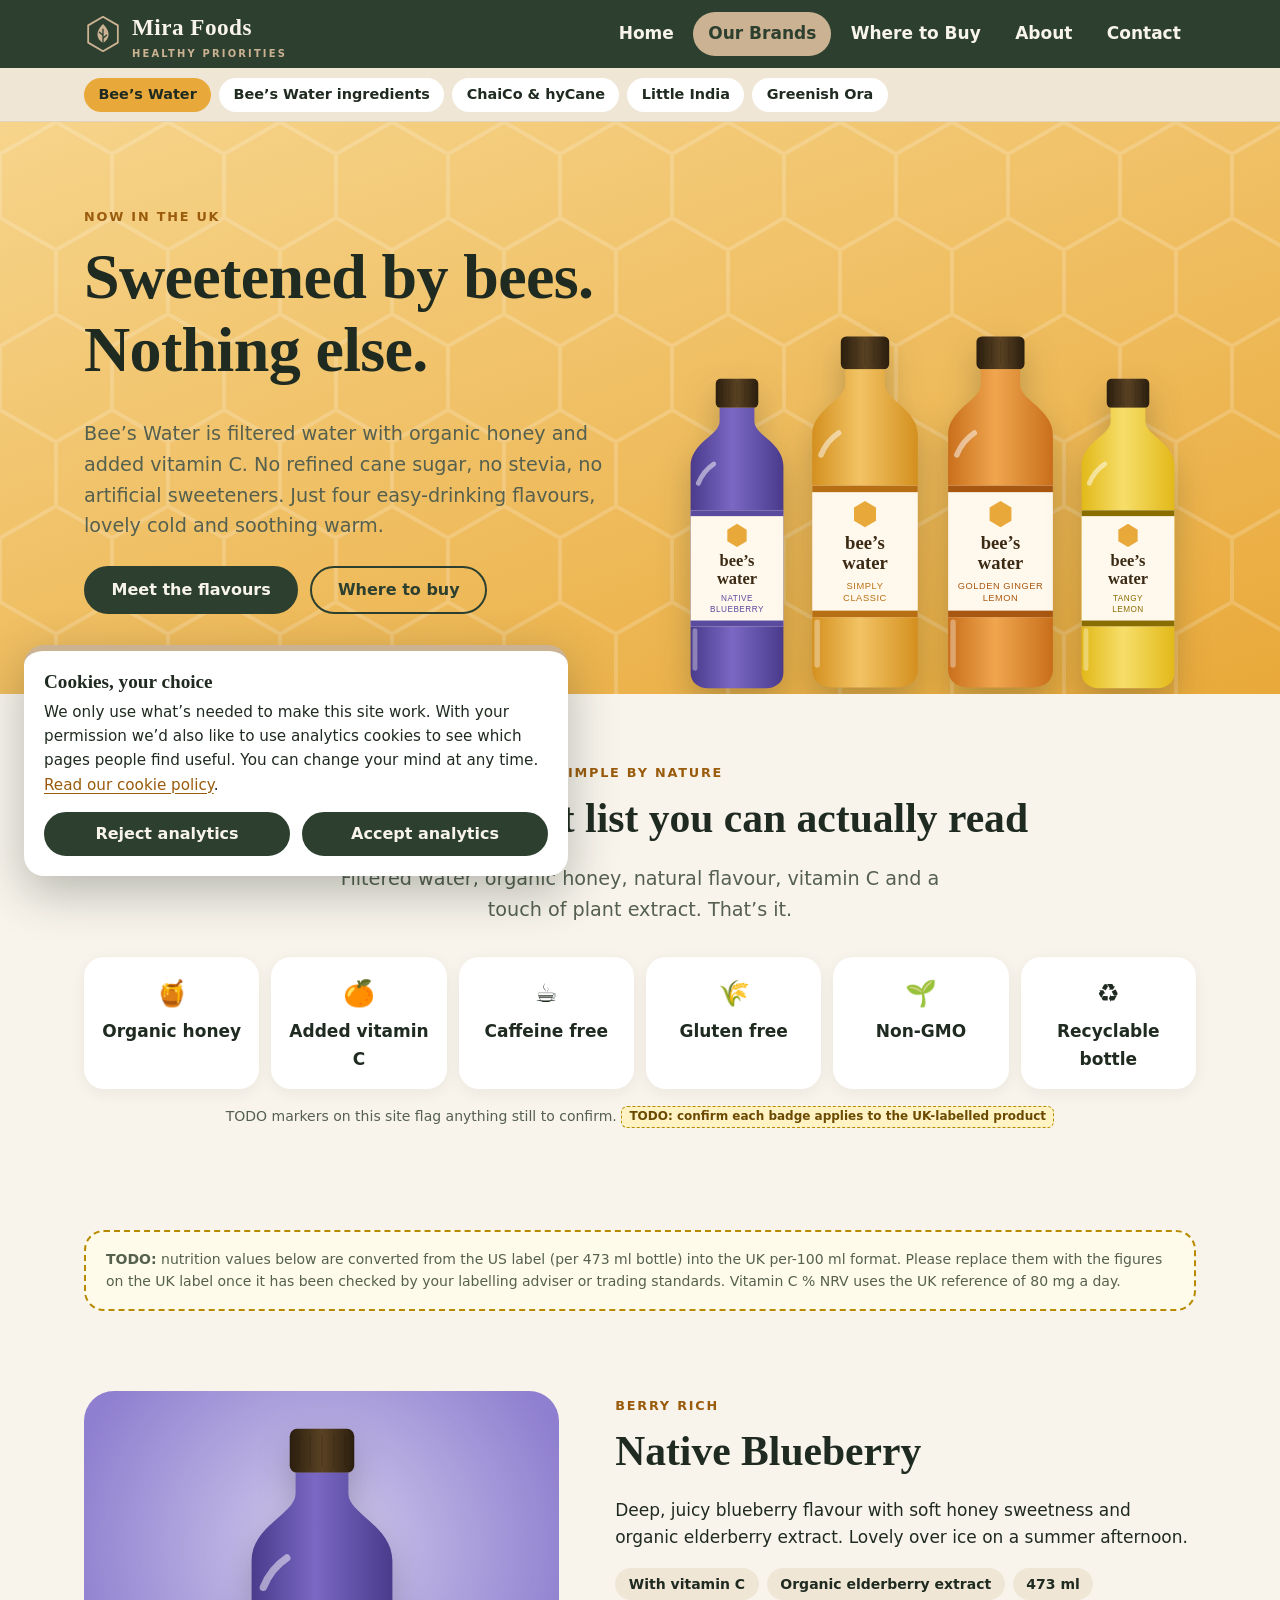
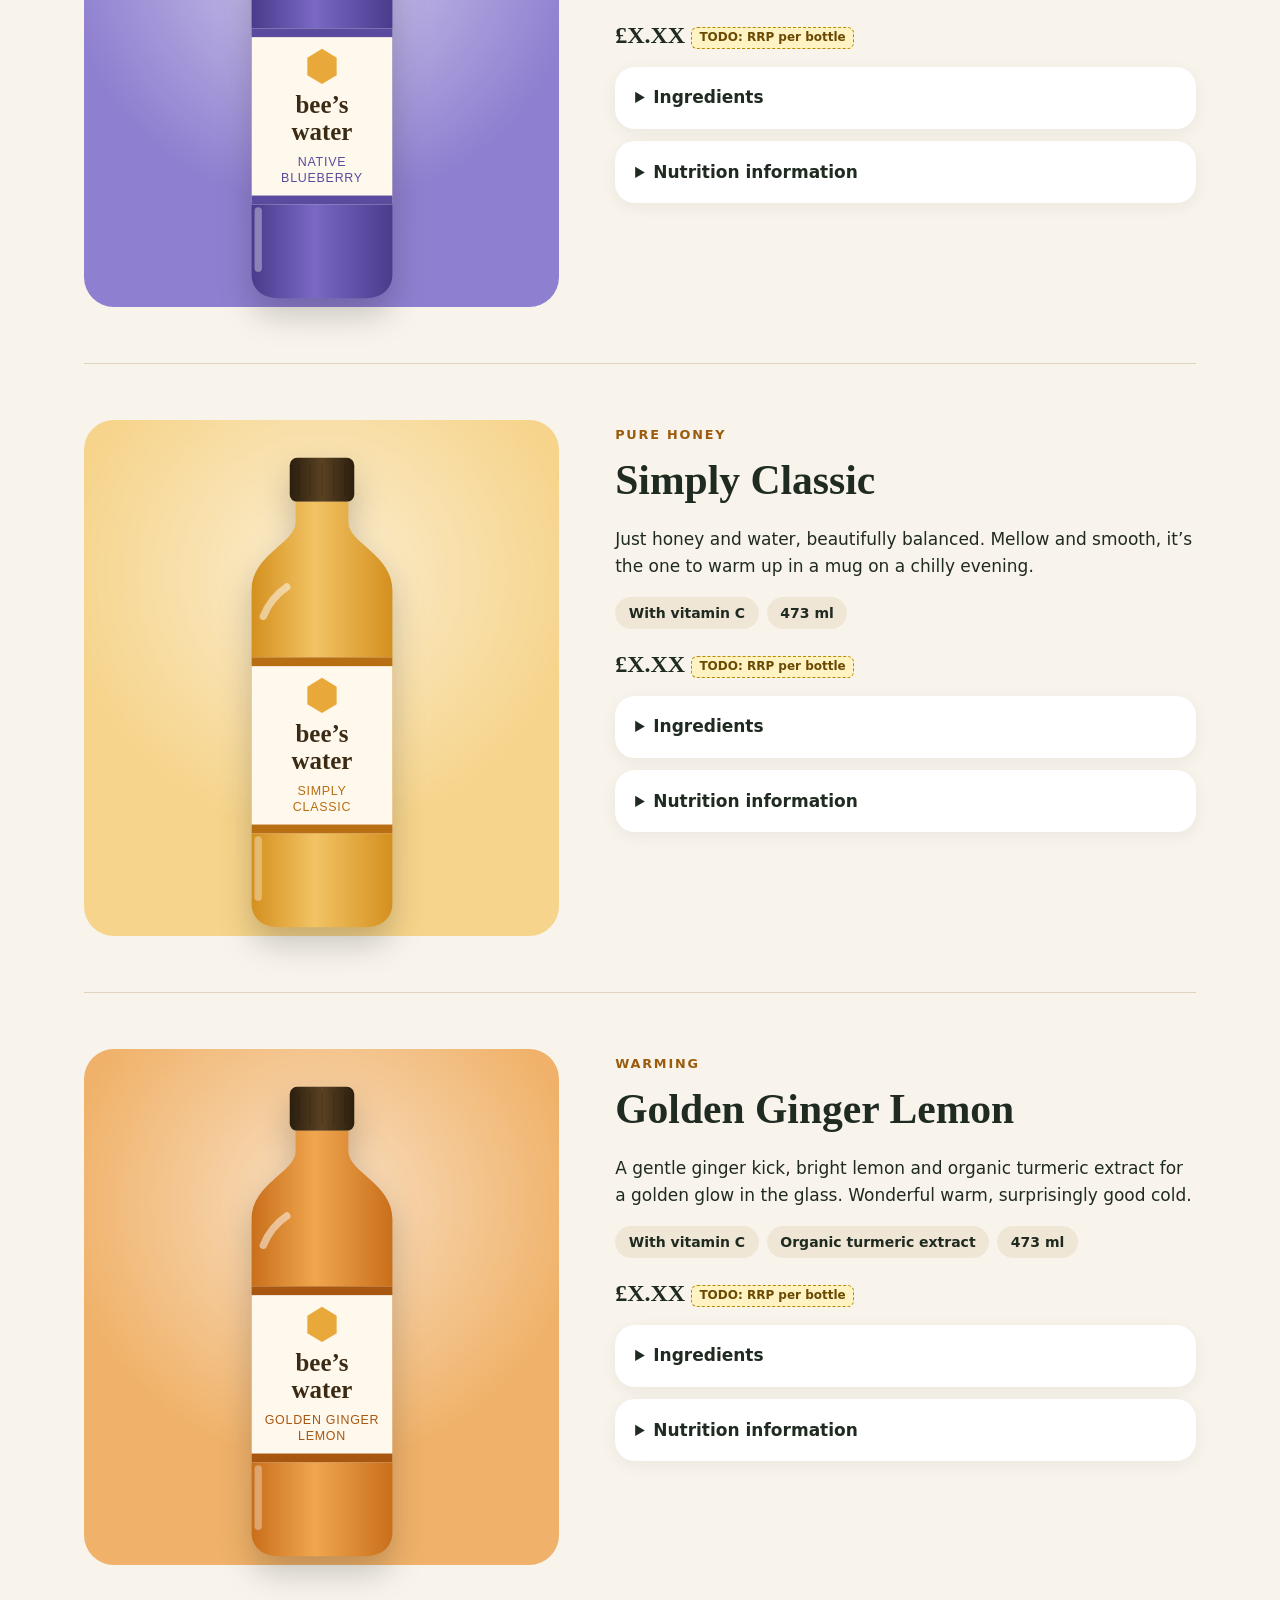
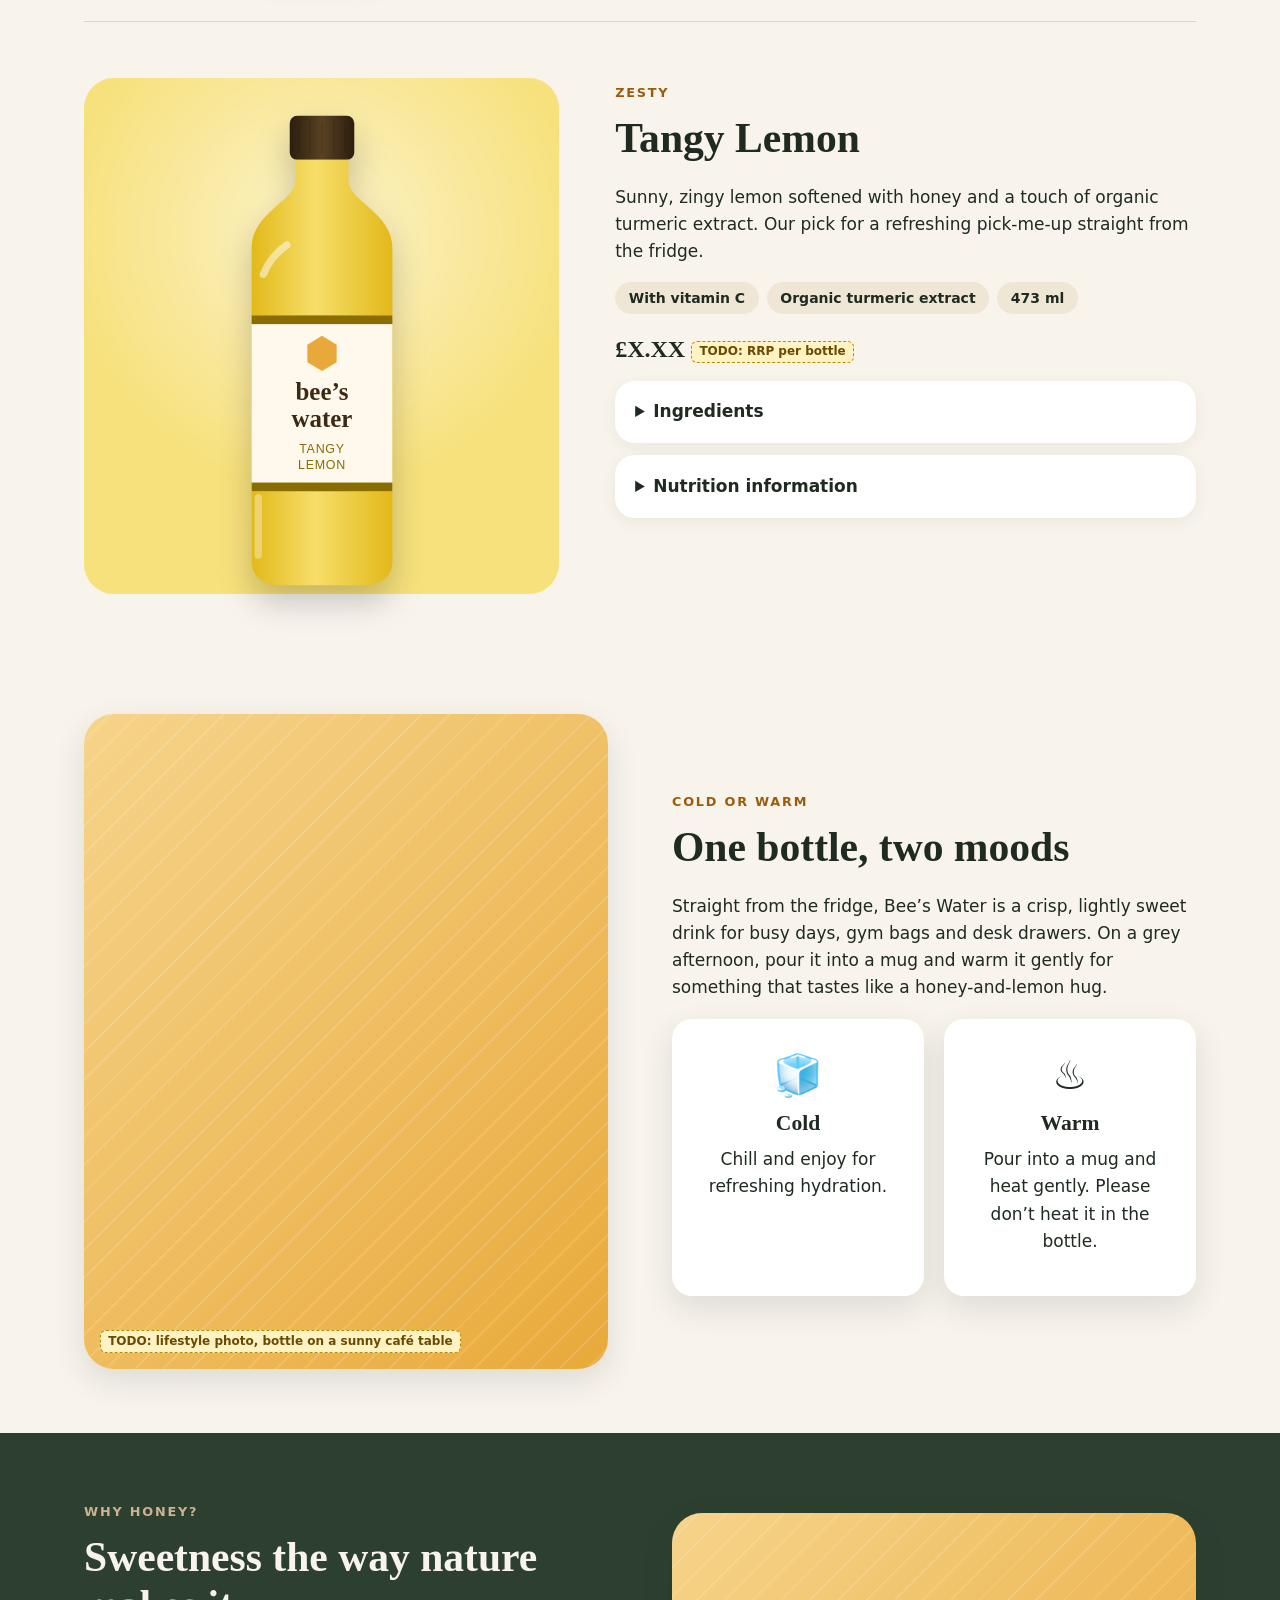
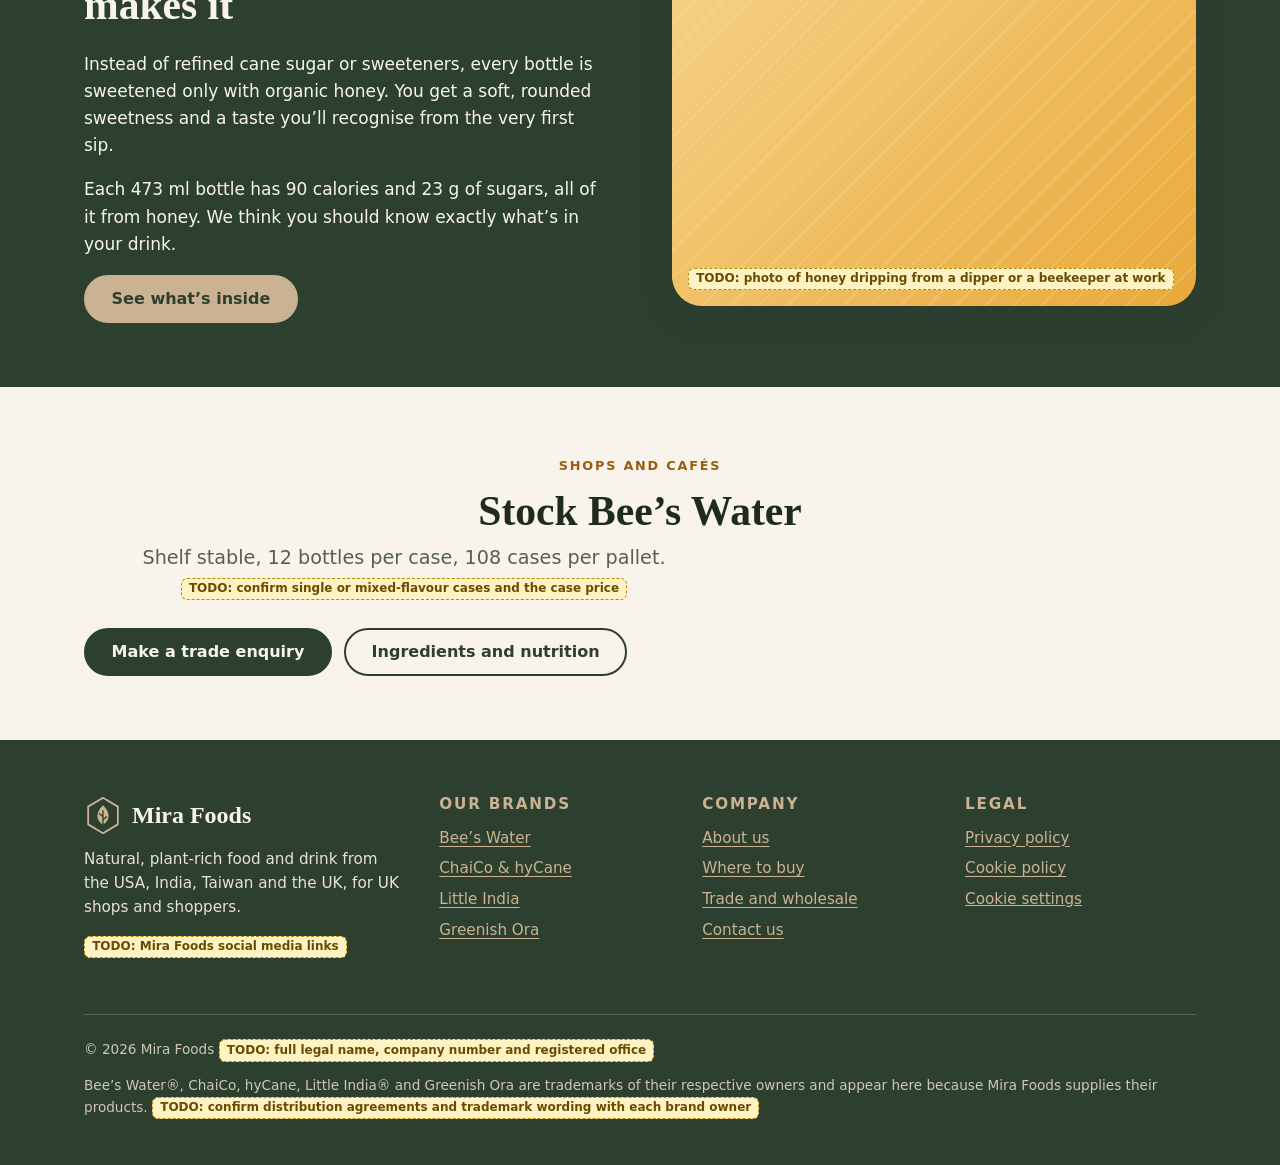
<file: bees-water.html>
<!doctype html>
<html lang="en-GB">
<head>
  <meta charset="utf-8">
  <meta name="viewport" content="width=device-width, initial-scale=1">
  <title>Bee’s Water | Honey-sweetened water with vitamin C | Mira Foods</title>
  <meta name="description" content="Bee’s Water is filtered water sweetened only with organic honey, with added vitamin C. Native Blueberry, Simply Classic, Golden Ginger Lemon and Tangy Lemon.">
  <meta name="theme-color" content="#2d4030">
  <link rel="icon" href="images/favicon.svg" type="image/svg+xml">
  <link rel="stylesheet" href="css/styles.css">
  <!-- TODO: add og:image and canonical URL once the domain is confirmed -->
</head>
<body class="theme-bees">
  <a class="skip-link" href="#main">Skip to content</a>

  <header class="site-header">
    <div class="wrap">
      <a class="brand" href="index.html" aria-label="Mira Foods home">
        <img src="images/mira-mark.svg" alt="" width="40" height="40">
        <span>Mira Foods<small>Healthy priorities</small></span>
      </a>
      <!-- TODO: swap the placeholder mark for the official Mira Foods logo files -->
      <button class="nav-toggle" type="button" aria-expanded="false" aria-controls="site-nav">
        <span class="nav-toggle-bars" aria-hidden="true"></span>Menu
      </button>
      <nav id="site-nav" class="site-nav" aria-label="Main">
        <ul>
          <li><a href="index.html">Home</a></li>
          <li><a href="brands.html" aria-current="page">Our Brands</a></li>
          <li><a href="where-to-buy.html">Where to Buy</a></li>
          <li><a href="about.html">About</a></li>
          <li><a href="contact.html">Contact</a></li>
        </ul>
      </nav>
    </div>
  </header>
  <nav class="brand-nav" aria-label="Brands">
    <div class="wrap">
      <ul>
        <li><a href="bees-water.html" aria-current="page">Bee’s Water</a></li>
        <li><a href="bees-water-ingredients.html">Bee’s Water ingredients</a></li>
        <li><a href="chaico.html">ChaiCo &amp; hyCane</a></li>
        <li><a href="little-india.html">Little India</a></li>
        <li><a href="greenish-ora.html">Greenish Ora</a></li>
      </ul>
    </div>
  </nav>
  <main id="main">
    <section class="hero">
      <div class="wrap">
        <div class="hero-copy">
          <span class="eyebrow">Now in the UK</span>
          <h1>Sweetened by bees. Nothing else.</h1>
          <p class="lede">Bee’s Water is filtered water with organic honey and added vitamin C. No refined cane sugar, no stevia, no artificial sweeteners. Just four easy-drinking flavours, lovely cold and soothing warm.</p>
          <div class="btn-row">
            <a class="btn" href="bees-water.html">Meet the flavours</a>
            <a class="btn btn--ghost" href="where-to-buy.html">Where to buy</a>
          </div>
        </div>
        <div class="hero-bottles" aria-hidden="true">
          <img src="images/bottle-blueberry.svg" alt="" width="120" height="330">
          <img src="images/bottle-classic.svg" alt="" width="120" height="330">
          <img src="images/bottle-ginger-lemon.svg" alt="" width="120" height="330">
          <img src="images/bottle-lemon.svg" alt="" width="120" height="330">
        </div>
        <!-- TODO: replace the illustrated bottles with a large hero photograph of the four bottles (approx. 1600 x 1200 px, WebP/JPEG) -->
      </div>
    </section>

    <section class="section">
      <div class="wrap center">
        <span class="eyebrow">Simple by nature</span>
        <h2>A short ingredient list you can actually read</h2>
        <p class="lede">Filtered water, organic honey, natural flavour, vitamin C and a touch of plant extract. That’s it.</p>
        <ul class="badges">
          <li><span aria-hidden="true">🍯</span>Organic honey</li>
          <li><span aria-hidden="true">🍊</span>Added vitamin C</li>
          <li><span aria-hidden="true">☕</span>Caffeine free</li>
          <li><span aria-hidden="true">🌾</span>Gluten free</li>
          <li><span aria-hidden="true">🌱</span>Non-GMO</li>
          <li><span aria-hidden="true">♻️</span>Recyclable bottle</li>
        </ul>
        <p class="small" style="margin-top:1rem">TODO markers on this site flag anything still to confirm. <span class="todo">TODO: confirm each badge applies to the UK-labelled product</span></p>
      </div>
    </section>
    <div class="wrap">
      <p class="todo-block small"><strong>TODO:</strong> nutrition values below are converted from the US label (per 473&nbsp;ml bottle) into the UK per-100&nbsp;ml format. Please replace them with the figures on the UK label once it has been checked by your labelling adviser or trading standards. Vitamin C %&nbsp;NRV uses the UK reference of 80&nbsp;mg a day.</p>

      <!-- ===== Native Blueberry ===== -->
      <article class="flavour c-blueberry" id="native-blueberry">
        <div class="flavour__art"><img src="images/bottle-blueberry.svg" alt="Illustration of a Native Blueberry Bee’s Water bottle" width="120" height="330"></div>
        <div>
          <span class="eyebrow">Berry rich</span>
          <h2>Native Blueberry</h2>
          <p>Deep, juicy blueberry flavour with soft honey sweetness and organic elderberry extract. Lovely over ice on a summer afternoon.</p>
          <ul class="tag-list"><li>With vitamin C</li><li>Organic elderberry extract</li><li>473&nbsp;ml</li></ul>
          <p class="price">£X.XX <span class="todo">TODO: RRP per bottle</span></p>
          <details>
            <summary>Ingredients</summary>
            <p>Filtered water, organic honey, organic flavouring, vitamin C (ascorbic acid), organic elderberry extract, organic fruit and vegetable juice (for colour), acid (citric acid).</p>
            <p class="small">Contains honey: not suitable for babies under 12 months. <span class="todo">TODO: confirm wording and allergen statement against UK label</span></p>
          </details>
          <details>
            <summary>Nutrition information</summary>
            <div class="table-wrap">
              <table>
                <thead><tr><th scope="col">Typical values</th><th class="num" scope="col">Per 100&nbsp;ml</th><th class="num" scope="col">Per 473&nbsp;ml bottle</th></tr></thead>
                <tbody>
                  <tr><th scope="row">Energy</th><td class="num">80&nbsp;kJ / 19&nbsp;kcal</td><td class="num">377&nbsp;kJ / 90&nbsp;kcal</td></tr>
                  <tr><th scope="row">Fat</th><td class="num">0&nbsp;g</td><td class="num">0&nbsp;g</td></tr>
                  <tr><th scope="row">of which saturates</th><td class="num">0&nbsp;g</td><td class="num">0&nbsp;g</td></tr>
                  <tr><th scope="row">Carbohydrate</th><td class="num">5.7&nbsp;g</td><td class="num">27&nbsp;g</td></tr>
                  <tr><th scope="row">of which sugars</th><td class="num">4.9&nbsp;g</td><td class="num">23&nbsp;g</td></tr>
                  <tr><th scope="row">Protein</th><td class="num">0&nbsp;g</td><td class="num">0&nbsp;g</td></tr>
                  <tr><th scope="row">Salt</th><td class="num">&lt;0.01&nbsp;g</td><td class="num">0.03&nbsp;g</td></tr>
                  <tr><th scope="row">Vitamin C</th><td class="num">38&nbsp;mg (48% NRV)</td><td class="num">180&nbsp;mg (225% NRV)</td></tr>
                </tbody>
              </table>
            </div>
            <p class="small">NRV = Nutrient Reference Value.</p>
          </details>
        </div>
      </article>

      <!-- ===== Simply Classic ===== -->
      <article class="flavour c-classic" id="simply-classic">
        <div class="flavour__art"><img src="images/bottle-classic.svg" alt="Illustration of a Simply Classic Bee’s Water bottle" width="120" height="330"></div>
        <div>
          <span class="eyebrow">Pure honey</span>
          <h2>Simply Classic</h2>
          <p>Just honey and water, beautifully balanced. Mellow and smooth, it’s the one to warm up in a mug on a chilly evening.</p>
          <ul class="tag-list"><li>With vitamin C</li><li>473&nbsp;ml</li></ul>
          <p class="price">£X.XX <span class="todo">TODO: RRP per bottle</span></p>
          <details>
            <summary>Ingredients</summary>
            <p>Filtered water, organic honey, organic flavouring, vitamin C (ascorbic acid), acid (citric acid), organic vegetable juice (for colour).</p>
            <p class="small">Contains honey: not suitable for babies under 12 months. <span class="todo">TODO: confirm wording and allergen statement against UK label</span></p>
          </details>
          <details>
            <summary>Nutrition information</summary>
            <div class="table-wrap">
              <table>
                <thead><tr><th scope="col">Typical values</th><th class="num" scope="col">Per 100&nbsp;ml</th><th class="num" scope="col">Per 473&nbsp;ml bottle</th></tr></thead>
                <tbody>
                  <tr><th scope="row">Energy</th><td class="num">80&nbsp;kJ / 19&nbsp;kcal</td><td class="num">377&nbsp;kJ / 90&nbsp;kcal</td></tr>
                  <tr><th scope="row">Fat</th><td class="num">0&nbsp;g</td><td class="num">0&nbsp;g</td></tr>
                  <tr><th scope="row">of which saturates</th><td class="num">0&nbsp;g</td><td class="num">0&nbsp;g</td></tr>
                  <tr><th scope="row">Carbohydrate</th><td class="num">5.7&nbsp;g</td><td class="num">27&nbsp;g</td></tr>
                  <tr><th scope="row">of which sugars</th><td class="num">4.9&nbsp;g</td><td class="num">23&nbsp;g</td></tr>
                  <tr><th scope="row">Protein</th><td class="num">0&nbsp;g</td><td class="num">0&nbsp;g</td></tr>
                  <tr><th scope="row">Salt</th><td class="num">&lt;0.01&nbsp;g</td><td class="num">0.03&nbsp;g</td></tr>
                  <tr><th scope="row">Vitamin C</th><td class="num">38&nbsp;mg (48% NRV)</td><td class="num">180&nbsp;mg (225% NRV)</td></tr>
                </tbody>
              </table>
            </div>
            <p class="small">NRV = Nutrient Reference Value.</p>
          </details>
        </div>
      </article>

      <!-- ===== Golden Ginger Lemon ===== -->
      <article class="flavour c-ginger" id="golden-ginger-lemon">
        <div class="flavour__art"><img src="images/bottle-ginger-lemon.svg" alt="Illustration of a Golden Ginger Lemon Bee’s Water bottle" width="120" height="330"></div>
        <div>
          <span class="eyebrow">Warming</span>
          <h2>Golden Ginger Lemon</h2>
          <p>A gentle ginger kick, bright lemon and organic turmeric extract for a golden glow in the glass. Wonderful warm, surprisingly good cold.</p>
          <ul class="tag-list"><li>With vitamin C</li><li>Organic turmeric extract</li><li>473&nbsp;ml</li></ul>
          <p class="price">£X.XX <span class="todo">TODO: RRP per bottle</span></p>
          <details>
            <summary>Ingredients</summary>
            <p>Filtered water, organic honey, organic flavouring, organic fruit and vegetable juice (for colour), acid (citric acid), vitamin C (ascorbic acid), organic turmeric extract.</p>
            <p class="small">Contains honey: not suitable for babies under 12 months. <span class="todo">TODO: confirm wording and allergen statement against UK label</span></p>
          </details>
          <details>
            <summary>Nutrition information</summary>
            <div class="table-wrap">
              <table>
                <thead><tr><th scope="col">Typical values</th><th class="num" scope="col">Per 100&nbsp;ml</th><th class="num" scope="col">Per 473&nbsp;ml bottle</th></tr></thead>
                <tbody>
                  <tr><th scope="row">Energy</th><td class="num">80&nbsp;kJ / 19&nbsp;kcal</td><td class="num">377&nbsp;kJ / 90&nbsp;kcal</td></tr>
                  <tr><th scope="row">Fat</th><td class="num">0&nbsp;g</td><td class="num">0&nbsp;g</td></tr>
                  <tr><th scope="row">of which saturates</th><td class="num">0&nbsp;g</td><td class="num">0&nbsp;g</td></tr>
                  <tr><th scope="row">Carbohydrate</th><td class="num">5.9&nbsp;g</td><td class="num">28&nbsp;g</td></tr>
                  <tr><th scope="row">of which sugars</th><td class="num">4.9&nbsp;g</td><td class="num">23&nbsp;g</td></tr>
                  <tr><th scope="row">Protein</th><td class="num">0&nbsp;g</td><td class="num">0&nbsp;g</td></tr>
                  <tr><th scope="row">Salt</th><td class="num">&lt;0.01&nbsp;g</td><td class="num">0.03&nbsp;g</td></tr>
                  <tr><th scope="row">Vitamin C</th><td class="num">38&nbsp;mg (48% NRV)</td><td class="num">180&nbsp;mg (225% NRV)</td></tr>
                </tbody>
              </table>
            </div>
            <p class="small">NRV = Nutrient Reference Value.</p>
          </details>
        </div>
      </article>

      <!-- ===== Tangy Lemon ===== -->
      <article class="flavour c-lemon" id="tangy-lemon">
        <div class="flavour__art"><img src="images/bottle-lemon.svg" alt="Illustration of a Tangy Lemon Bee’s Water bottle" width="120" height="330"></div>
        <div>
          <span class="eyebrow">Zesty</span>
          <h2>Tangy Lemon</h2>
          <p>Sunny, zingy lemon softened with honey and a touch of organic turmeric extract. Our pick for a refreshing pick-me-up straight from the fridge.</p>
          <ul class="tag-list"><li>With vitamin C</li><li>Organic turmeric extract</li><li>473&nbsp;ml</li></ul>
          <p class="price">£X.XX <span class="todo">TODO: RRP per bottle</span></p>
          <details>
            <summary>Ingredients</summary>
            <p>Filtered water, organic honey, organic flavouring, acid (citric acid), vitamin C (ascorbic acid), organic vegetable juice (for colour), organic turmeric extract.</p>
            <p class="small">Contains honey: not suitable for babies under 12 months. <span class="todo">TODO: confirm wording and allergen statement against UK label</span></p>
          </details>
          <details>
            <summary>Nutrition information</summary>
            <div class="table-wrap">
              <table>
                <thead><tr><th scope="col">Typical values</th><th class="num" scope="col">Per 100&nbsp;ml</th><th class="num" scope="col">Per 473&nbsp;ml bottle</th></tr></thead>
                <tbody>
                  <tr><th scope="row">Energy</th><td class="num">80&nbsp;kJ / 19&nbsp;kcal</td><td class="num">377&nbsp;kJ / 90&nbsp;kcal</td></tr>
                  <tr><th scope="row">Fat</th><td class="num">0&nbsp;g</td><td class="num">0&nbsp;g</td></tr>
                  <tr><th scope="row">of which saturates</th><td class="num">0&nbsp;g</td><td class="num">0&nbsp;g</td></tr>
                  <tr><th scope="row">Carbohydrate</th><td class="num">5.7&nbsp;g</td><td class="num">27&nbsp;g</td></tr>
                  <tr><th scope="row">of which sugars</th><td class="num">4.9&nbsp;g</td><td class="num">23&nbsp;g</td></tr>
                  <tr><th scope="row">Protein</th><td class="num">0&nbsp;g</td><td class="num">0&nbsp;g</td></tr>
                  <tr><th scope="row">Salt</th><td class="num">&lt;0.01&nbsp;g</td><td class="num">0.03&nbsp;g</td></tr>
                  <tr><th scope="row">Vitamin C</th><td class="num">38&nbsp;mg (48% NRV)</td><td class="num">180&nbsp;mg (225% NRV)</td></tr>
                </tbody>
              </table>
            </div>
            <p class="small">NRV = Nutrient Reference Value.</p>
          </details>
        </div>
      </article>
    </div>
    <section class="section">
      <div class="wrap split">
        <div class="photo photo--tall">
          <span class="todo">TODO: lifestyle photo, bottle on a sunny café table</span>
        </div>
        <div>
          <span class="eyebrow">Cold or warm</span>
          <h2>One bottle, two moods</h2>
          <p>Straight from the fridge, Bee’s Water is a crisp, lightly sweet drink for busy days, gym bags and desk drawers. On a grey afternoon, pour it into a mug and warm it gently for something that tastes like a honey-and-lemon hug.</p>
          <div class="serve">
            <div class="card"><span aria-hidden="true">🧊</span><h3>Cold</h3><p>Chill and enjoy for refreshing hydration.</p></div>
            <div class="card"><span aria-hidden="true">♨️</span><h3>Warm</h3><p>Pour into a mug and heat gently. Please don’t heat it in the bottle.</p></div>
          </div>
        </div>
      </div>
    </section>

    <section class="section section--ink">
      <div class="wrap split split--flip">
        <div class="photo">
          <span class="todo">TODO: photo of honey dripping from a dipper or a beekeeper at work</span>
        </div>
        <div>
          <span class="eyebrow" >Why honey?</span>
          <h2>Sweetness the way nature makes it</h2>
          <p>Instead of refined cane sugar or sweeteners, every bottle is sweetened only with organic honey. You get a soft, rounded sweetness and a taste you’ll recognise from the very first sip.</p>
          <p>Each 473&nbsp;ml bottle has 90 calories and 23&nbsp;g of sugars, all of it from honey. We think you should know exactly what’s in your drink.</p>
          <a class="btn btn--sand" href="bees-water-ingredients.html">See what’s inside</a>
        </div>
      </div>
    </section>

    <section class="section">
      <div class="wrap cta-band">
        <span class="eyebrow">Shops and cafés</span>
        <h2>Stock Bee’s Water</h2>
        <p class="lede">Shelf stable, 12 bottles per case, 108 cases per pallet. <span class="todo">TODO: confirm single or mixed-flavour cases and the case price</span></p>
        <div class="btn-row">
          <a class="btn" href="contact.html?topic=trade">Make a trade enquiry</a>
          <a class="btn btn--ghost" href="bees-water-ingredients.html">Ingredients and nutrition</a>
        </div>
      </div>
    </section>
  </main>

  <footer class="site-footer">
    <div class="wrap">
      <div class="footer-grid">
        <div>
          <p class="footer-brand"><img src="images/mira-mark.svg" alt="" width="38" height="38">Mira Foods</p>
          <p>Natural, plant-rich food and drink from the USA, India, Taiwan and the UK, for UK shops and shoppers.</p>
          <p><span class="todo">TODO: Mira Foods social media links</span></p>
        </div>
        <div>
          <h2>Our brands</h2>
          <ul>
            <li><a href="bees-water.html">Bee’s Water</a></li>
            <li><a href="chaico.html">ChaiCo &amp; hyCane</a></li>
            <li><a href="little-india.html">Little India</a></li>
            <li><a href="greenish-ora.html">Greenish Ora</a></li>
          </ul>
        </div>
        <div>
          <h2>Company</h2>
          <ul>
            <li><a href="about.html">About us</a></li>
            <li><a href="where-to-buy.html">Where to buy</a></li>
            <li><a href="where-to-buy.html#trade">Trade and wholesale</a></li>
            <li><a href="contact.html">Contact us</a></li>
          </ul>
        </div>
        <div>
          <h2>Legal</h2>
          <ul>
            <li><a href="privacy.html">Privacy policy</a></li>
            <li><a href="cookies.html">Cookie policy</a></li>
            <li><button class="link-button" type="button" data-cookie-settings>Cookie settings</button></li>
          </ul>
        </div>
      </div>
      <div class="footer-legal">
        <p>© <span data-year>2026</span> Mira Foods <span class="todo">TODO: full legal name, company number and registered office</span></p>
        <p>Bee’s Water®, ChaiCo, hyCane, Little India® and Greenish Ora are trademarks of their respective owners and appear here because Mira Foods supplies their products. <span class="todo">TODO: confirm distribution agreements and trademark wording with each brand owner</span></p>
      </div>
    </div>
  </footer>

  <div id="cookie-banner" class="cookie-banner" role="region" aria-label="Cookie consent" hidden>
    <h2>Cookies, your choice</h2>
    <p>We only use what’s needed to make this site work. With your permission we’d also like to use analytics cookies to see which pages people find useful. You can change your mind at any time. <a href="cookies.html">Read our cookie policy</a>.</p>
    <div class="btn-row">
      <button class="btn" type="button" data-consent="reject">Reject analytics</button>
      <button class="btn" type="button" data-consent="accept">Accept analytics</button>
    </div>
  </div>

  <script src="js/main.js" defer></script>
</body>
</html>
</file>
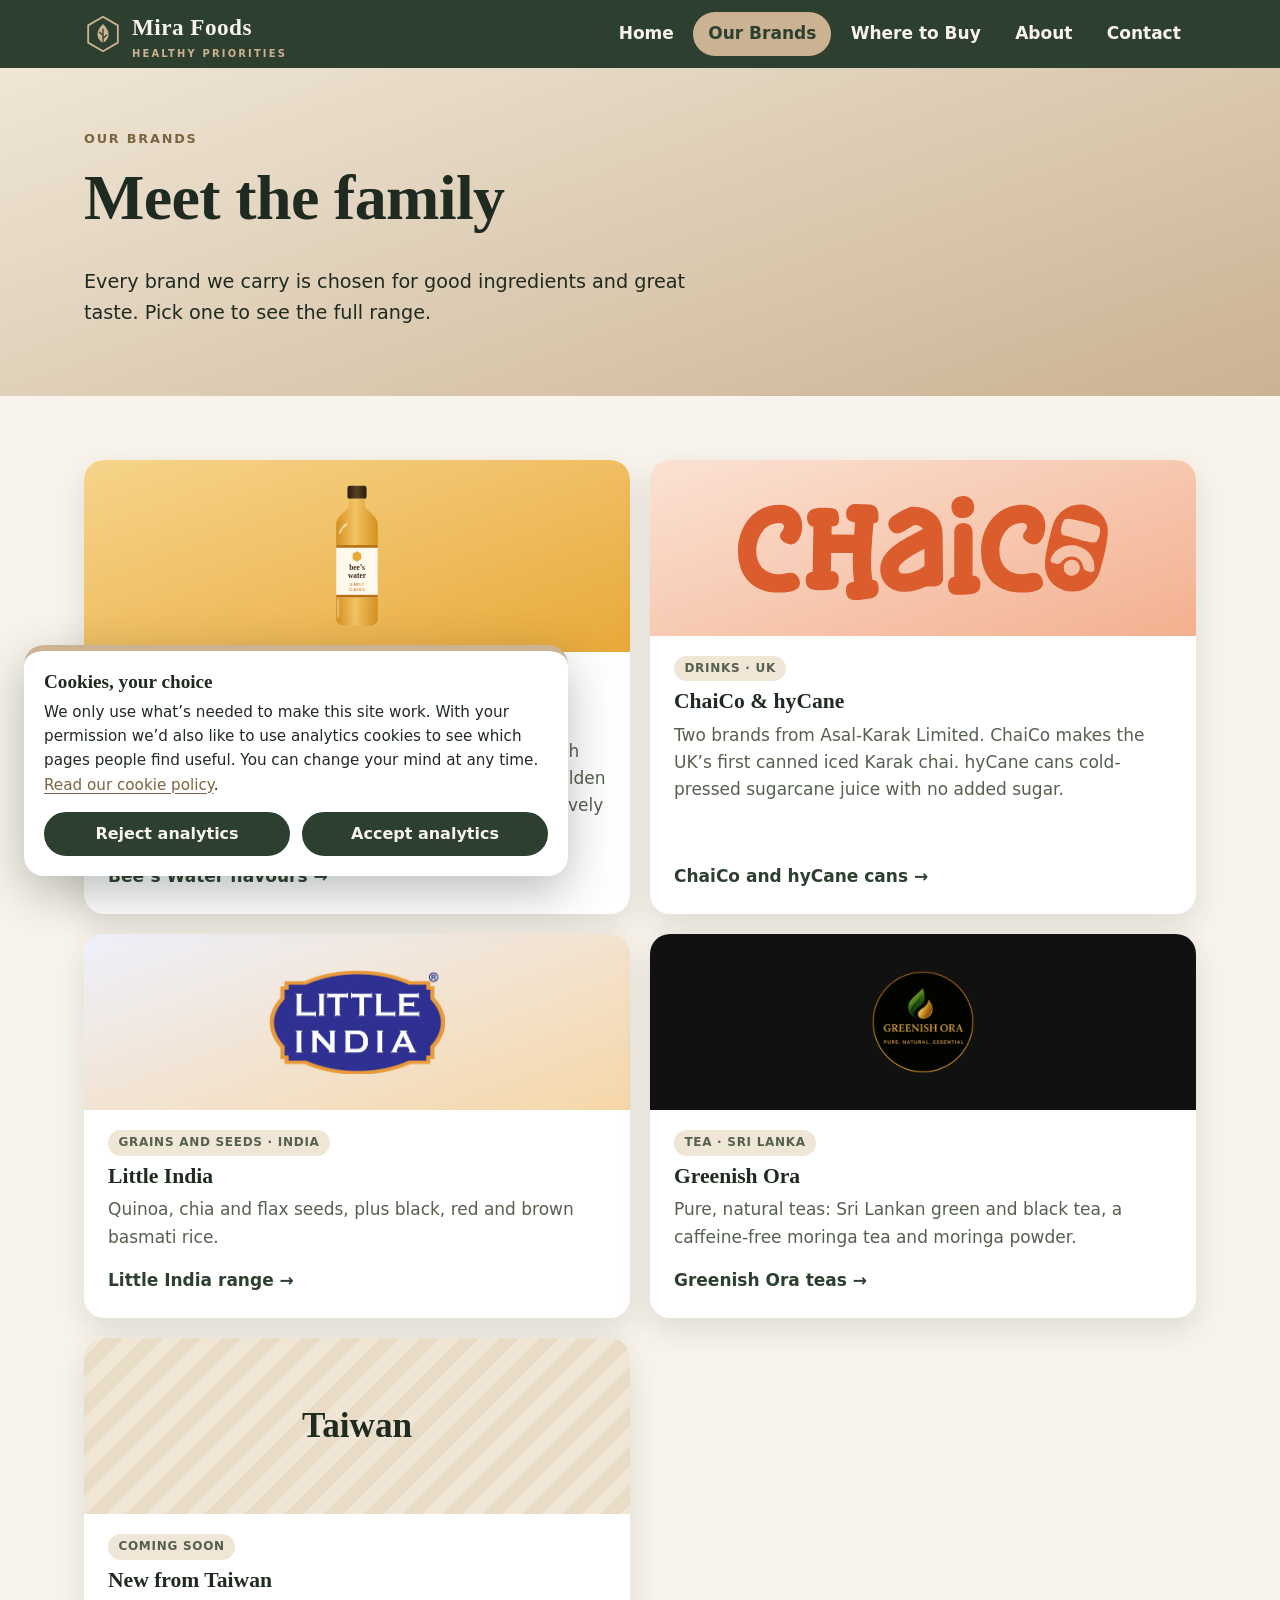
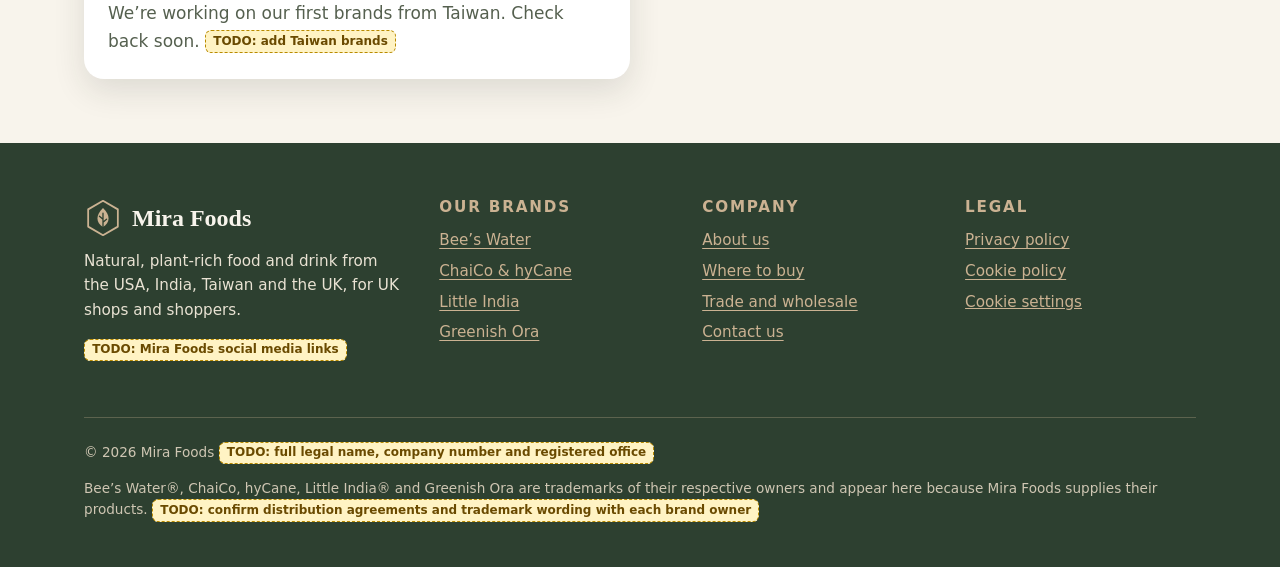
<file: brands.html>
<!doctype html>
<html lang="en-GB">
<head>
  <meta charset="utf-8">
  <meta name="viewport" content="width=device-width, initial-scale=1">
  <title>Our Brands | Mira Foods</title>
  <meta name="description" content="All the brands Mira Foods supplies in the UK: Bee’s Water, ChaiCo, hyCane, Little India and Greenish Ora.">
  <meta name="theme-color" content="#2d4030">
  <link rel="icon" href="images/favicon.svg" type="image/svg+xml">
  <link rel="stylesheet" href="css/styles.css">
  <!-- TODO: add og:image and canonical URL once the domain is confirmed -->
</head>
<body>
  <a class="skip-link" href="#main">Skip to content</a>

  <header class="site-header">
    <div class="wrap">
      <a class="brand" href="index.html" aria-label="Mira Foods home">
        <img src="images/mira-mark.svg" alt="" width="40" height="40">
        <span>Mira Foods<small>Healthy priorities</small></span>
      </a>
      <!-- TODO: swap the placeholder mark for the official Mira Foods logo files -->
      <button class="nav-toggle" type="button" aria-expanded="false" aria-controls="site-nav">
        <span class="nav-toggle-bars" aria-hidden="true"></span>Menu
      </button>
      <nav id="site-nav" class="site-nav" aria-label="Main">
        <ul>
          <li><a href="index.html">Home</a></li>
          <li><a href="brands.html" aria-current="page">Our Brands</a></li>
          <li><a href="where-to-buy.html">Where to Buy</a></li>
          <li><a href="about.html">About</a></li>
          <li><a href="contact.html">Contact</a></li>
        </ul>
      </nav>
    </div>
  </header>
  <main id="main">
    <section class="page-hero">
      <div class="wrap">
        <span class="eyebrow">Our brands</span>
        <h1>Meet the family</h1>
        <p class="lede">Every brand we carry is chosen for good ingredients and great taste. Pick one to see the full range.</p>
      </div>
    </section>

    <section class="section">
      <div class="wrap">
        <div class="grid grid--2">
          <a class="brand-card c-bees-bg" href="bees-water.html">
            <div class="brand-card__logo"><img src="images/bottle-classic.svg" alt="" width="120" height="330" style="max-height:9rem"></div>
            <div class="brand-card__body">
              <span class="pill">Drinks · USA</span>
              <h3>Bee’s Water</h3>
              <p>Filtered water sweetened only with organic honey, with added vitamin C. Native Blueberry, Simply Classic, Golden Ginger Lemon and Tangy Lemon, in 473&nbsp;ml bottles. Lovely cold, soothing warm.</p>
              <span class="brand-card__more">Bee’s Water flavours →</span>
            </div>
          </a>
          <a class="brand-card c-chaico-bg" href="chaico.html">
            <div class="brand-card__logo"><img src="images/brands/chaico.svg" alt="" width="570" height="160"></div>
            <div class="brand-card__body">
              <span class="pill">Drinks · UK</span>
              <h3>ChaiCo &amp; hyCane</h3>
              <p>Two brands from Asal-Karak Limited. ChaiCo makes the UK’s first canned iced Karak chai. hyCane cans cold-pressed sugarcane juice with no added sugar.</p>
              <span class="brand-card__more">ChaiCo and hyCane cans →</span>
            </div>
          </a>
          <a class="brand-card c-little-india-bg" href="little-india.html">
            <div class="brand-card__logo"><img src="images/brands/little-india.webp" alt="" width="746" height="438"></div>
            <div class="brand-card__body">
              <span class="pill">Grains and seeds · India</span>
              <h3>Little India</h3>
              <p>Quinoa, chia and flax seeds, plus black, red and brown basmati rice.</p>
              <span class="brand-card__more">Little India range →</span>
            </div>
          </a>
          <a class="brand-card c-ora-bg" href="greenish-ora.html">
            <div class="brand-card__logo"><img src="images/brands/greenish-ora.png" alt="" width="1000" height="1000"></div>
            <div class="brand-card__body">
              <span class="pill">Tea · Sri Lanka</span>
              <h3>Greenish Ora</h3>
              <p>Pure, natural teas: Sri Lankan green and black tea, a caffeine-free moringa tea and moringa powder.</p>
              <span class="brand-card__more">Greenish Ora teas →</span>
            </div>
          </a>
          <div class="brand-card c-coming-bg">
            <div class="brand-card__logo"><span class="wordmark">Taiwan</span></div>
            <div class="brand-card__body">
              <span class="pill">Coming soon</span>
              <h3>New from Taiwan</h3>
              <p>We’re working on our first brands from Taiwan. Check back soon. <span class="todo">TODO: add Taiwan brands</span></p>
            </div>
          </div>
        </div>
      </div>
    </section>
  </main>

  <footer class="site-footer">
    <div class="wrap">
      <div class="footer-grid">
        <div>
          <p class="footer-brand"><img src="images/mira-mark.svg" alt="" width="38" height="38">Mira Foods</p>
          <p>Natural, plant-rich food and drink from the USA, India, Taiwan and the UK, for UK shops and shoppers.</p>
          <p><span class="todo">TODO: Mira Foods social media links</span></p>
        </div>
        <div>
          <h2>Our brands</h2>
          <ul>
            <li><a href="bees-water.html">Bee’s Water</a></li>
            <li><a href="chaico.html">ChaiCo &amp; hyCane</a></li>
            <li><a href="little-india.html">Little India</a></li>
            <li><a href="greenish-ora.html">Greenish Ora</a></li>
          </ul>
        </div>
        <div>
          <h2>Company</h2>
          <ul>
            <li><a href="about.html">About us</a></li>
            <li><a href="where-to-buy.html">Where to buy</a></li>
            <li><a href="where-to-buy.html#trade">Trade and wholesale</a></li>
            <li><a href="contact.html">Contact us</a></li>
          </ul>
        </div>
        <div>
          <h2>Legal</h2>
          <ul>
            <li><a href="privacy.html">Privacy policy</a></li>
            <li><a href="cookies.html">Cookie policy</a></li>
            <li><button class="link-button" type="button" data-cookie-settings>Cookie settings</button></li>
          </ul>
        </div>
      </div>
      <div class="footer-legal">
        <p>© <span data-year>2026</span> Mira Foods <span class="todo">TODO: full legal name, company number and registered office</span></p>
        <p>Bee’s Water®, ChaiCo, hyCane, Little India® and Greenish Ora are trademarks of their respective owners and appear here because Mira Foods supplies their products. <span class="todo">TODO: confirm distribution agreements and trademark wording with each brand owner</span></p>
      </div>
    </div>
  </footer>

  <div id="cookie-banner" class="cookie-banner" role="region" aria-label="Cookie consent" hidden>
    <h2>Cookies, your choice</h2>
    <p>We only use what’s needed to make this site work. With your permission we’d also like to use analytics cookies to see which pages people find useful. You can change your mind at any time. <a href="cookies.html">Read our cookie policy</a>.</p>
    <div class="btn-row">
      <button class="btn" type="button" data-consent="reject">Reject analytics</button>
      <button class="btn" type="button" data-consent="accept">Accept analytics</button>
    </div>
  </div>

  <script src="js/main.js" defer></script>
</body>
</html>
</file>
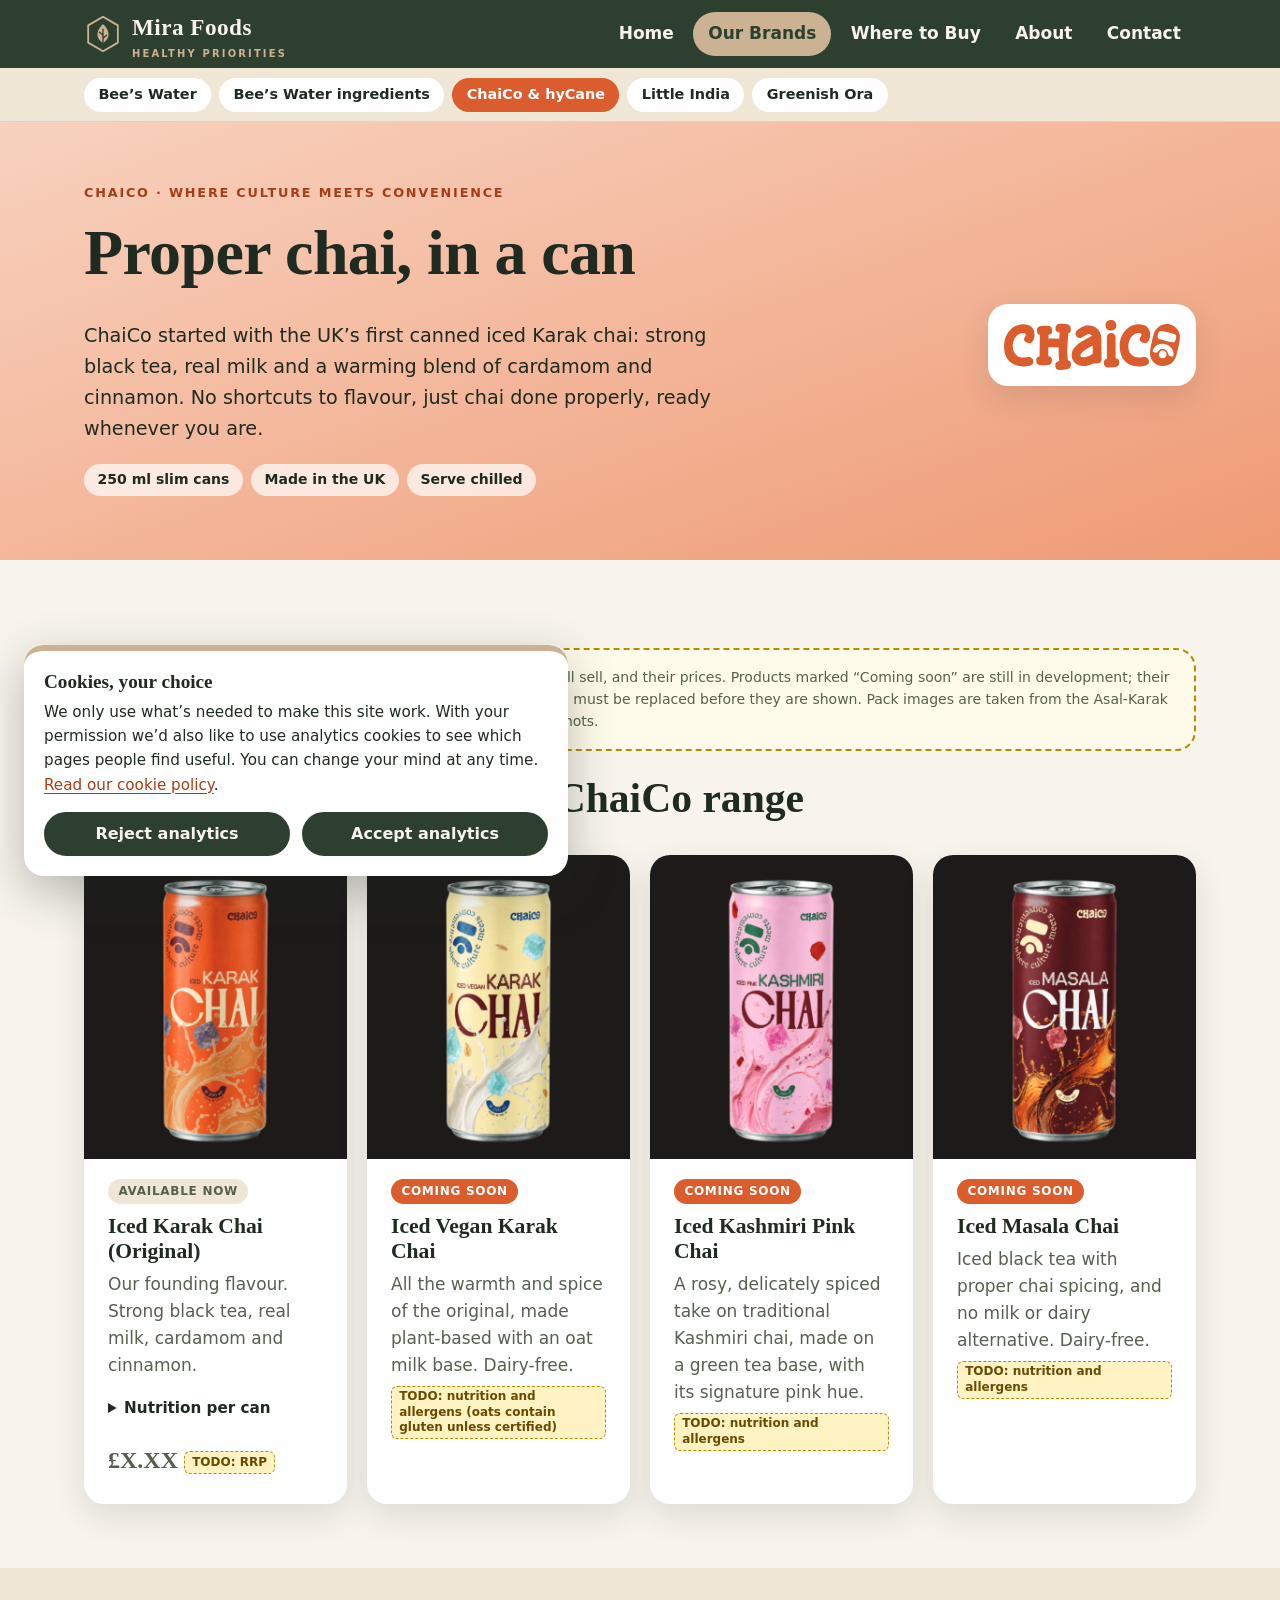
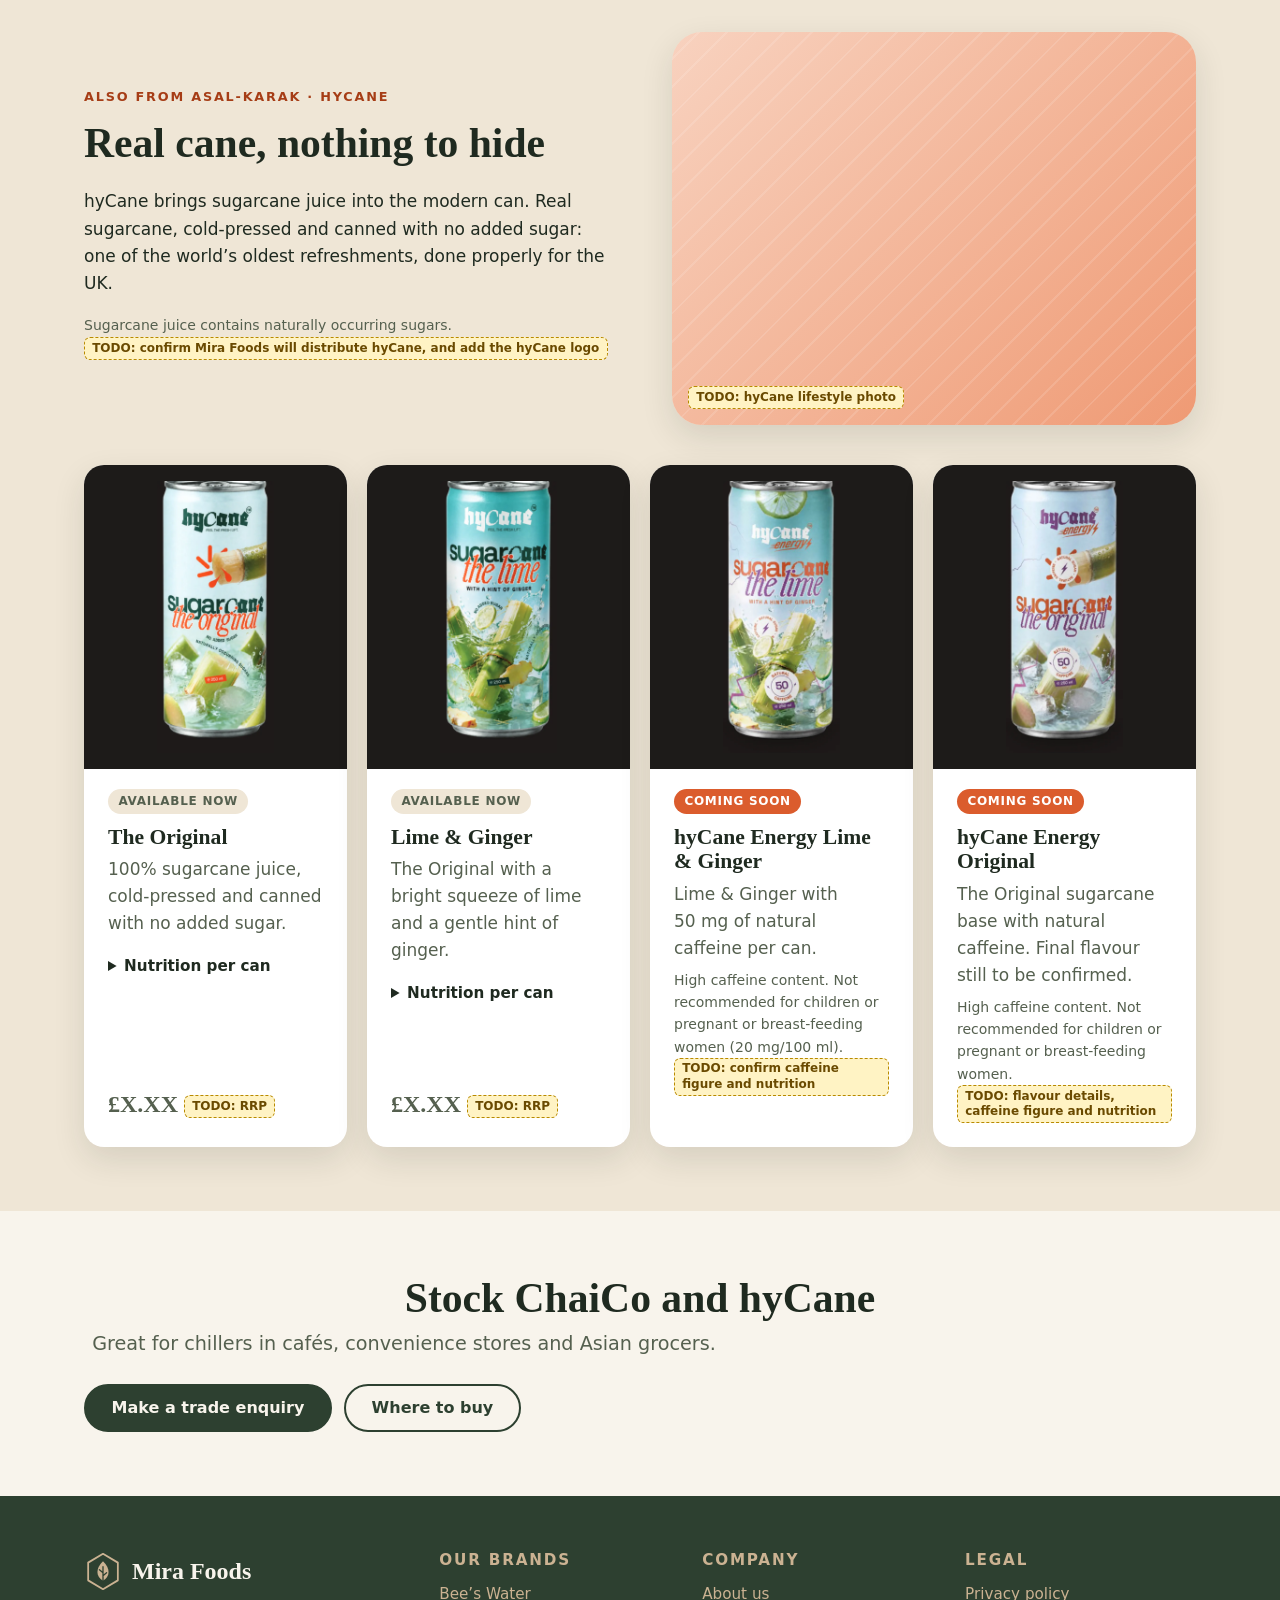
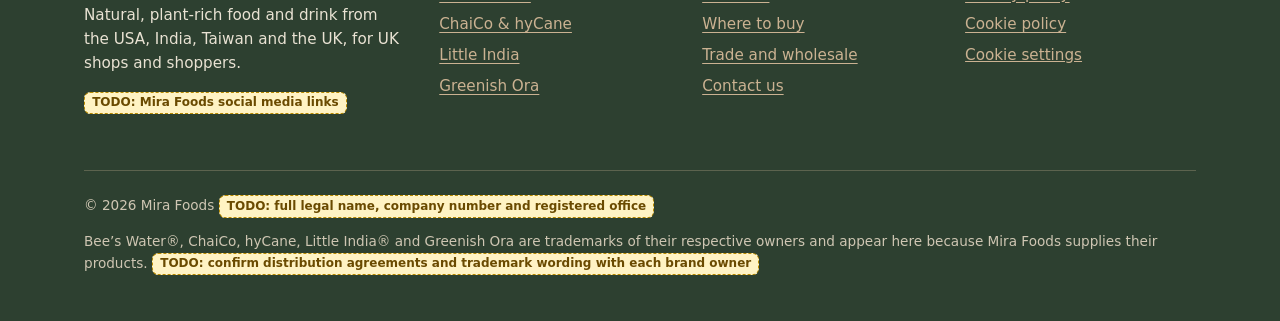
<file: chaico.html>
<!doctype html>
<html lang="en-GB">
<head>
  <meta charset="utf-8">
  <meta name="viewport" content="width=device-width, initial-scale=1">
  <title>ChaiCo and hyCane | Mira Foods</title>
  <meta name="description" content="ChaiCo iced Karak chai and hyCane sugarcane juice in 250 ml cans, from Asal-Karak Limited, made in the UK.">
  <meta name="theme-color" content="#2d4030">
  <link rel="icon" href="images/favicon.svg" type="image/svg+xml">
  <link rel="stylesheet" href="css/styles.css">
  <!-- TODO: add og:image and canonical URL once the domain is confirmed -->
</head>
<body class="theme-chaico">
  <a class="skip-link" href="#main">Skip to content</a>

  <header class="site-header">
    <div class="wrap">
      <a class="brand" href="index.html" aria-label="Mira Foods home">
        <img src="images/mira-mark.svg" alt="" width="40" height="40">
        <span>Mira Foods<small>Healthy priorities</small></span>
      </a>
      <!-- TODO: swap the placeholder mark for the official Mira Foods logo files -->
      <button class="nav-toggle" type="button" aria-expanded="false" aria-controls="site-nav">
        <span class="nav-toggle-bars" aria-hidden="true"></span>Menu
      </button>
      <nav id="site-nav" class="site-nav" aria-label="Main">
        <ul>
          <li><a href="index.html">Home</a></li>
          <li><a href="brands.html" aria-current="page">Our Brands</a></li>
          <li><a href="where-to-buy.html">Where to Buy</a></li>
          <li><a href="about.html">About</a></li>
          <li><a href="contact.html">Contact</a></li>
        </ul>
      </nav>
    </div>
  </header>
  <nav class="brand-nav" aria-label="Brands">
    <div class="wrap">
      <ul>
        <li><a href="bees-water.html">Bee’s Water</a></li>
        <li><a href="bees-water-ingredients.html">Bee’s Water ingredients</a></li>
        <li><a href="chaico.html" aria-current="page">ChaiCo &amp; hyCane</a></li>
        <li><a href="little-india.html">Little India</a></li>
        <li><a href="greenish-ora.html">Greenish Ora</a></li>
      </ul>
    </div>
  </nav>
  <main id="main">
    <section class="page-hero page-hero--logo">
      <div class="wrap">
        <div>
          <span class="eyebrow">ChaiCo · where culture meets convenience</span>
          <h1>Proper chai, in a can</h1>
          <p class="lede">ChaiCo started with the UK’s first canned iced Karak chai: strong black tea, real milk and a warming blend of cardamom and cinnamon. No shortcuts to flavour, just chai done properly, ready whenever you are.</p>
          <ul class="tag-list"><li>250&nbsp;ml slim cans</li><li>Made in the UK</li><li>Serve chilled</li></ul>
        </div>
        <img class="page-hero__logo" src="images/brands/chaico.svg" alt="ChaiCo logo" width="570" height="160">
      </div>
    </section>

    <section class="section">
      <div class="wrap">
        <p class="todo-block small"><strong>TODO:</strong> confirm which ChaiCo and hyCane products Mira Foods will sell, and their prices. Products marked “Coming soon” are still in development; their nutrition figures in the catalogue are copied from the Original and must be replaced before they are shown. Pack images are taken from the Asal-Karak catalogue, so confirm you may use them or ask for official pack shots.</p>

        <div class="center"><h2>The ChaiCo range</h2></div>
        <div class="grid grid--4" style="margin-top:2rem">
          <article class="product-card">
            <div class="product-card__img"><img src="images/products/chaico-karak-original.webp" alt="Can of ChaiCo Iced Karak Chai" width="500" height="1164" loading="lazy"></div>
            <div class="product-card__body">
              <span class="pill">Available now</span>
              <h3>Iced Karak Chai (Original)</h3>
              <p>Our founding flavour. Strong black tea, real milk, cardamom and cinnamon.</p>
              <details>
                <summary>Nutrition per can</summary>
                <div class="table-wrap">
                  <table>
                    <thead><tr><th scope="col">Typical values</th><th class="num" scope="col">100&nbsp;ml</th><th class="num" scope="col">250&nbsp;ml can</th></tr></thead>
                    <tbody>
                      <tr><th scope="row">Energy</th><td class="num">102&nbsp;kJ / 24&nbsp;kcal</td><td class="num">256&nbsp;kJ / 61&nbsp;kcal</td></tr>
                      <tr><th scope="row">Fat</th><td class="num">0.6&nbsp;g</td><td class="num">1.5&nbsp;g</td></tr>
                      <tr><th scope="row">of which saturates</th><td class="num">0.4&nbsp;g</td><td class="num">0.9&nbsp;g</td></tr>
                      <tr><th scope="row">Carbohydrate</th><td class="num">3.5&nbsp;g</td><td class="num">8.7&nbsp;g</td></tr>
                      <tr><th scope="row">of which sugars</th><td class="num">3.4&nbsp;g</td><td class="num">8.6&nbsp;g</td></tr>
                      <tr><th scope="row">Protein</th><td class="num">1.2&nbsp;g</td><td class="num">3&nbsp;g</td></tr>
                      <tr><th scope="row">Salt</th><td class="num">0.04&nbsp;g</td><td class="num">0.1&nbsp;g</td></tr>
                    </tbody>
                  </table>
                </div>
                <p class="small">Per 100&nbsp;ml values calculated from the per-can figures. Contains milk. Contains caffeine. <span class="todo">TODO: confirm ingredients, allergens and per-100&nbsp;ml values from the label</span></p>
              </details>
              <p class="price">£X.XX <span class="todo">TODO: RRP</span></p>
            </div>
          </article>
          <article class="product-card">
            <div class="product-card__img"><img src="images/products/chaico-karak-vegan.webp" alt="Concept can of ChaiCo Iced Vegan Karak Chai" width="500" height="1164" loading="lazy"></div>
            <div class="product-card__body">
              <span class="pill pill--new">Coming soon</span>
              <h3>Iced Vegan Karak Chai</h3>
              <p>All the warmth and spice of the original, made plant-based with an oat milk base. Dairy-free.</p>
              <p class="small"><span class="todo">TODO: nutrition and allergens (oats contain gluten unless certified)</span></p>
            </div>
          </article>
          <article class="product-card">
            <div class="product-card__img"><img src="images/products/chaico-kashmiri-pink.webp" alt="Concept can of ChaiCo Iced Kashmiri Pink Chai" width="500" height="1164" loading="lazy"></div>
            <div class="product-card__body">
              <span class="pill pill--new">Coming soon</span>
              <h3>Iced Kashmiri Pink Chai</h3>
              <p>A rosy, delicately spiced take on traditional Kashmiri chai, made on a green tea base, with its signature pink hue.</p>
              <p class="small"><span class="todo">TODO: nutrition and allergens</span></p>
            </div>
          </article>
          <article class="product-card">
            <div class="product-card__img"><img src="images/products/chaico-masala.webp" alt="Concept can of ChaiCo Iced Masala Chai" width="500" height="1164" loading="lazy"></div>
            <div class="product-card__body">
              <span class="pill pill--new">Coming soon</span>
              <h3>Iced Masala Chai</h3>
              <p>Iced black tea with proper chai spicing, and no milk or dairy alternative. Dairy-free.</p>
              <p class="small"><span class="todo">TODO: nutrition and allergens</span></p>
            </div>
          </article>
        </div>
      </div>
    </section>

    <section class="section section--cream2" id="hycane">
      <div class="wrap">
        <div class="split">
          <div>
            <span class="eyebrow">Also from Asal-Karak · hyCane</span>
            <h2>Real cane, nothing to hide</h2>
            <p>hyCane brings sugarcane juice into the modern can. Real sugarcane, cold-pressed and canned with no added sugar: one of the world’s oldest refreshments, done properly for the UK.</p>
            <p class="small">Sugarcane juice contains naturally occurring sugars. <span class="todo">TODO: confirm Mira Foods will distribute hyCane, and add the hyCane logo</span></p>
          </div>
          <div class="photo">
            <span class="todo">TODO: hyCane lifestyle photo</span>
          </div>
        </div>
        <div class="grid grid--4" style="margin-top:2.5rem">
          <article class="product-card">
            <div class="product-card__img"><img src="images/products/hycane-original.webp" alt="Can of hyCane Sugarcane The Original" width="500" height="1164" loading="lazy"></div>
            <div class="product-card__body">
              <span class="pill">Available now</span>
              <h3>The Original</h3>
              <p>100% sugarcane juice, cold-pressed and canned with no added sugar.</p>
              <details>
                <summary>Nutrition per can</summary>
                <div class="table-wrap">
                  <table>
                    <thead><tr><th scope="col">Typical values</th><th class="num" scope="col">100&nbsp;ml</th><th class="num" scope="col">250&nbsp;ml can</th></tr></thead>
                    <tbody>
                      <tr><th scope="row">Energy</th><td class="num">102&nbsp;kJ / 24&nbsp;kcal</td><td class="num">255&nbsp;kJ / 60&nbsp;kcal</td></tr>
                      <tr><th scope="row">Fat</th><td class="num">0&nbsp;g</td><td class="num">0&nbsp;g</td></tr>
                      <tr><th scope="row">of which saturates</th><td class="num">0&nbsp;g</td><td class="num">0&nbsp;g</td></tr>
                      <tr><th scope="row">Carbohydrate</th><td class="num">6.0&nbsp;g</td><td class="num">15&nbsp;g</td></tr>
                      <tr><th scope="row">of which sugars</th><td class="num">6.0&nbsp;g</td><td class="num">15&nbsp;g</td></tr>
                      <tr><th scope="row">Protein</th><td class="num">0&nbsp;g</td><td class="num">0&nbsp;g</td></tr>
                      <tr><th scope="row">Salt</th><td class="num">0.01&nbsp;g</td><td class="num">0.02&nbsp;g</td></tr>
                    </tbody>
                  </table>
                </div>
                <p class="small"><span class="todo">TODO: confirm per-100&nbsp;ml values from the label</span></p>
              </details>
              <p class="price">£X.XX <span class="todo">TODO: RRP</span></p>
            </div>
          </article>
          <article class="product-card">
            <div class="product-card__img"><img src="images/products/hycane-lime-ginger.webp" alt="Can of hyCane Sugarcane Lime and Ginger" width="500" height="1164" loading="lazy"></div>
            <div class="product-card__body">
              <span class="pill">Available now</span>
              <h3>Lime &amp; Ginger</h3>
              <p>The Original with a bright squeeze of lime and a gentle hint of ginger.</p>
              <details>
                <summary>Nutrition per can</summary>
                <div class="table-wrap">
                  <table>
                    <thead><tr><th scope="col">Typical values</th><th class="num" scope="col">100&nbsp;ml</th><th class="num" scope="col">250&nbsp;ml can</th></tr></thead>
                    <tbody>
                      <tr><th scope="row">Energy</th><td class="num">116&nbsp;kJ / 27&nbsp;kcal</td><td class="num">289&nbsp;kJ / 68&nbsp;kcal</td></tr>
                      <tr><th scope="row">Fat</th><td class="num">0&nbsp;g</td><td class="num">0&nbsp;g</td></tr>
                      <tr><th scope="row">of which saturates</th><td class="num">0&nbsp;g</td><td class="num">0&nbsp;g</td></tr>
                      <tr><th scope="row">Carbohydrate</th><td class="num">6.8&nbsp;g</td><td class="num">17&nbsp;g</td></tr>
                      <tr><th scope="row">of which sugars</th><td class="num">6.8&nbsp;g</td><td class="num">17&nbsp;g</td></tr>
                      <tr><th scope="row">Protein</th><td class="num">0&nbsp;g</td><td class="num">0&nbsp;g</td></tr>
                      <tr><th scope="row">Salt</th><td class="num">0.01&nbsp;g</td><td class="num">0.02&nbsp;g</td></tr>
                    </tbody>
                  </table>
                </div>
                <p class="small"><span class="todo">TODO: confirm per-100&nbsp;ml values from the label</span></p>
              </details>
              <p class="price">£X.XX <span class="todo">TODO: RRP</span></p>
            </div>
          </article>
          <article class="product-card">
            <div class="product-card__img"><img src="images/products/hycane-energy-lime-ginger.webp" alt="Concept can of hyCane Energy Lime and Ginger" width="500" height="1164" loading="lazy"></div>
            <div class="product-card__body">
              <span class="pill pill--new">Coming soon</span>
              <h3>hyCane Energy Lime &amp; Ginger</h3>
              <p>Lime &amp; Ginger with 50&nbsp;mg of natural caffeine per can.</p>
              <p class="small">High caffeine content. Not recommended for children or pregnant or breast-feeding women (20&nbsp;mg/100&nbsp;ml). <span class="todo">TODO: confirm caffeine figure and nutrition</span></p>
            </div>
          </article>
          <article class="product-card">
            <div class="product-card__img"><img src="images/products/hycane-energy-original.webp" alt="Concept can of hyCane Energy The Original" width="500" height="1164" loading="lazy"></div>
            <div class="product-card__body">
              <span class="pill pill--new">Coming soon</span>
              <h3>hyCane Energy Original</h3>
              <p>The Original sugarcane base with natural caffeine. Final flavour still to be confirmed.</p>
              <p class="small">High caffeine content. Not recommended for children or pregnant or breast-feeding women. <span class="todo">TODO: flavour details, caffeine figure and nutrition</span></p>
            </div>
          </article>
        </div>
      </div>
    </section>

    <section class="section">
      <div class="wrap cta-band">
        <h2>Stock ChaiCo and hyCane</h2>
        <p class="lede">Great for chillers in cafés, convenience stores and Asian grocers.</p>
        <div class="btn-row"><a class="btn" href="contact.html?topic=trade">Make a trade enquiry</a><a class="btn btn--ghost" href="where-to-buy.html">Where to buy</a></div>
      </div>
    </section>
  </main>

  <footer class="site-footer">
    <div class="wrap">
      <div class="footer-grid">
        <div>
          <p class="footer-brand"><img src="images/mira-mark.svg" alt="" width="38" height="38">Mira Foods</p>
          <p>Natural, plant-rich food and drink from the USA, India, Taiwan and the UK, for UK shops and shoppers.</p>
          <p><span class="todo">TODO: Mira Foods social media links</span></p>
        </div>
        <div>
          <h2>Our brands</h2>
          <ul>
            <li><a href="bees-water.html">Bee’s Water</a></li>
            <li><a href="chaico.html">ChaiCo &amp; hyCane</a></li>
            <li><a href="little-india.html">Little India</a></li>
            <li><a href="greenish-ora.html">Greenish Ora</a></li>
          </ul>
        </div>
        <div>
          <h2>Company</h2>
          <ul>
            <li><a href="about.html">About us</a></li>
            <li><a href="where-to-buy.html">Where to buy</a></li>
            <li><a href="where-to-buy.html#trade">Trade and wholesale</a></li>
            <li><a href="contact.html">Contact us</a></li>
          </ul>
        </div>
        <div>
          <h2>Legal</h2>
          <ul>
            <li><a href="privacy.html">Privacy policy</a></li>
            <li><a href="cookies.html">Cookie policy</a></li>
            <li><button class="link-button" type="button" data-cookie-settings>Cookie settings</button></li>
          </ul>
        </div>
      </div>
      <div class="footer-legal">
        <p>© <span data-year>2026</span> Mira Foods <span class="todo">TODO: full legal name, company number and registered office</span></p>
        <p>Bee’s Water®, ChaiCo, hyCane, Little India® and Greenish Ora are trademarks of their respective owners and appear here because Mira Foods supplies their products. <span class="todo">TODO: confirm distribution agreements and trademark wording with each brand owner</span></p>
      </div>
    </div>
  </footer>

  <div id="cookie-banner" class="cookie-banner" role="region" aria-label="Cookie consent" hidden>
    <h2>Cookies, your choice</h2>
    <p>We only use what’s needed to make this site work. With your permission we’d also like to use analytics cookies to see which pages people find useful. You can change your mind at any time. <a href="cookies.html">Read our cookie policy</a>.</p>
    <div class="btn-row">
      <button class="btn" type="button" data-consent="reject">Reject analytics</button>
      <button class="btn" type="button" data-consent="accept">Accept analytics</button>
    </div>
  </div>

  <script src="js/main.js" defer></script>
</body>
</html>
</file>
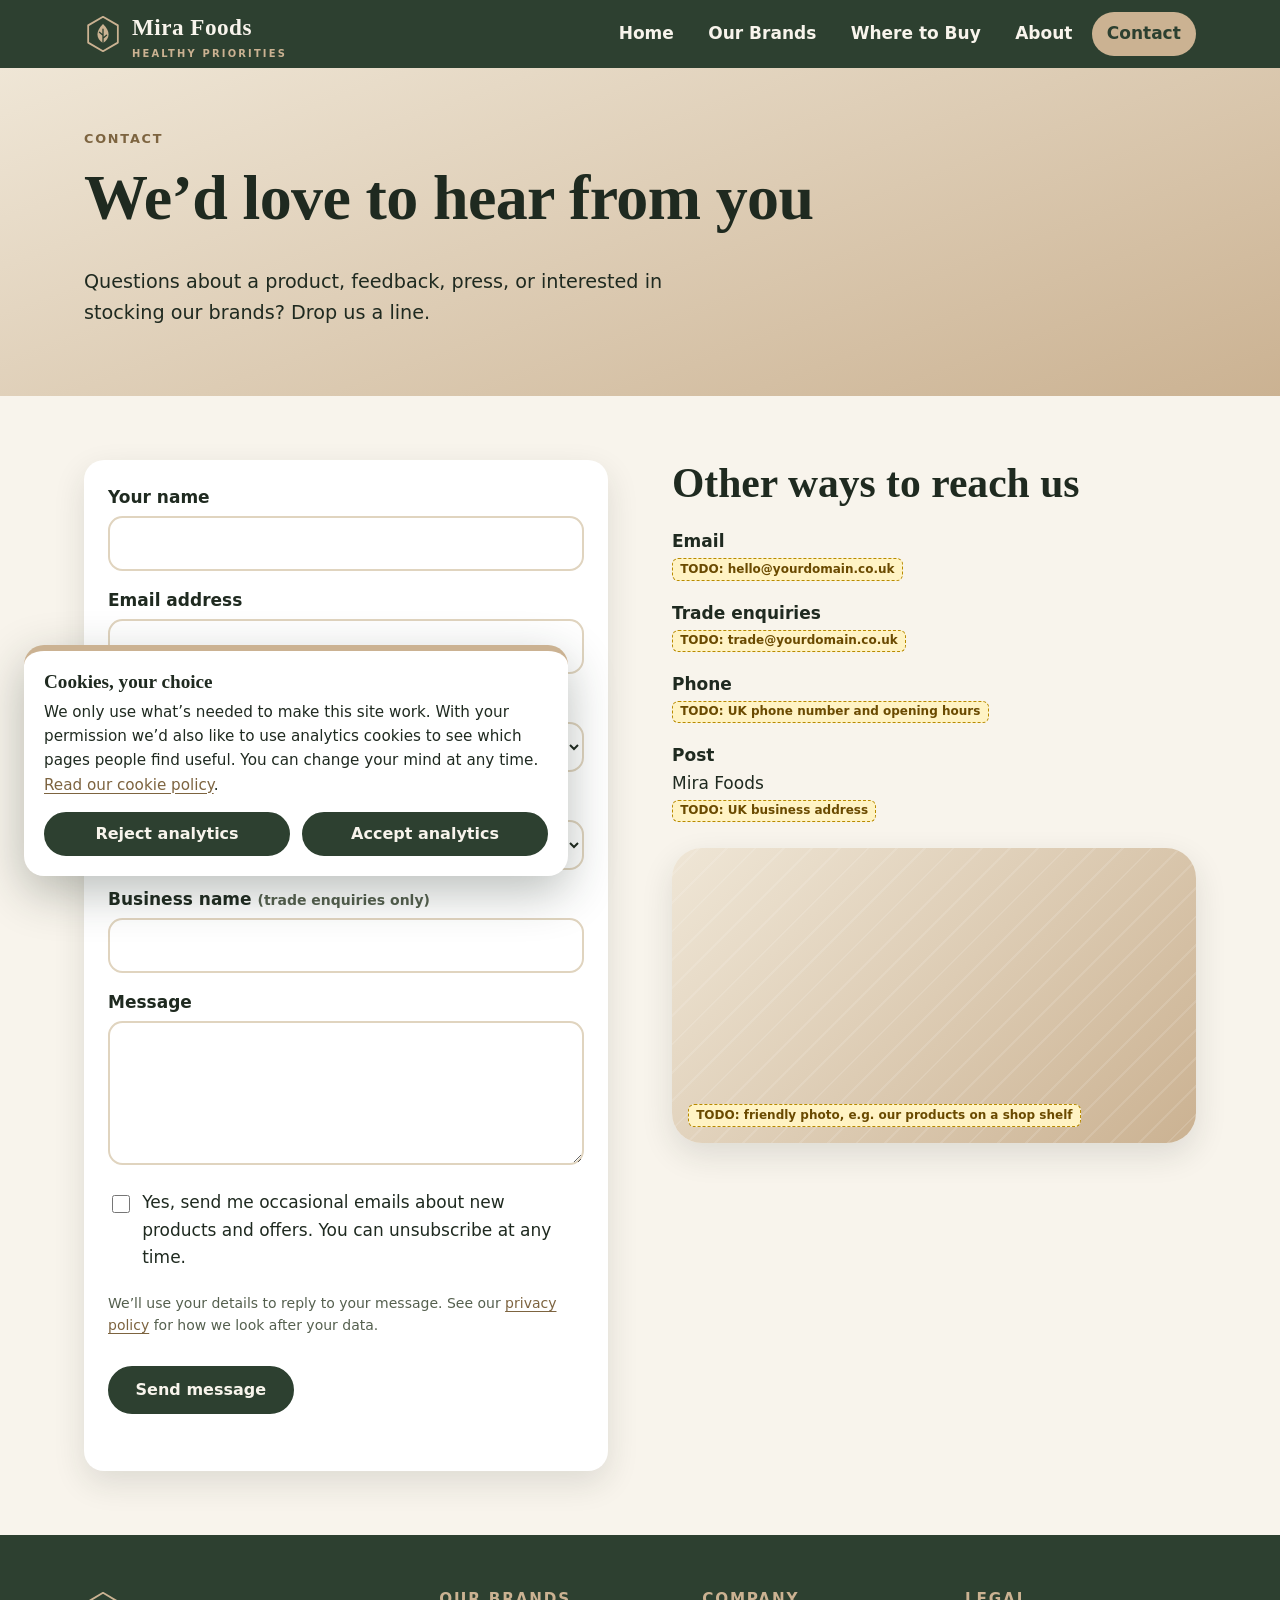
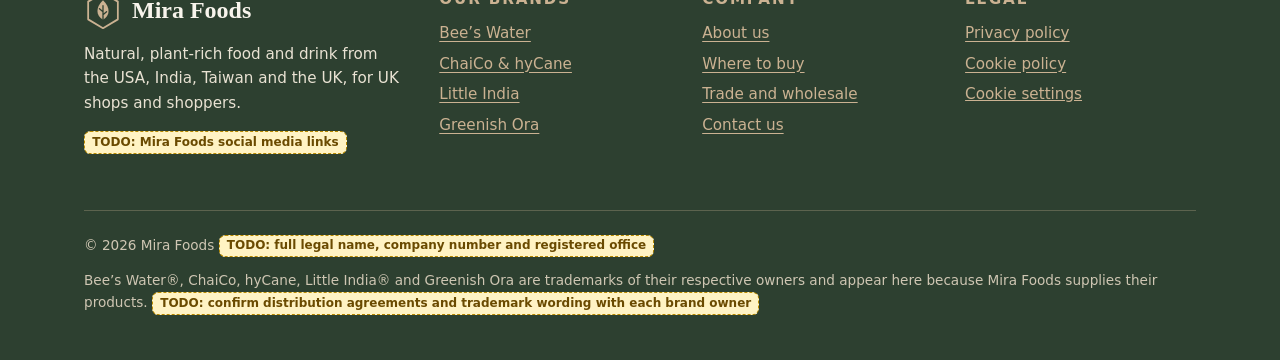
<file: contact.html>
<!doctype html>
<html lang="en-GB">
<head>
  <meta charset="utf-8">
  <meta name="viewport" content="width=device-width, initial-scale=1">
  <title>Contact Us | Mira Foods</title>
  <meta name="description" content="Get in touch with Mira Foods for questions, feedback, press or trade enquiries about any of our brands.">
  <meta name="theme-color" content="#2d4030">
  <link rel="icon" href="images/favicon.svg" type="image/svg+xml">
  <link rel="stylesheet" href="css/styles.css">
  <!-- TODO: add og:image and canonical URL once the domain is confirmed -->
</head>
<body>
  <a class="skip-link" href="#main">Skip to content</a>

  <header class="site-header">
    <div class="wrap">
      <a class="brand" href="index.html" aria-label="Mira Foods home">
        <img src="images/mira-mark.svg" alt="" width="40" height="40">
        <span>Mira Foods<small>Healthy priorities</small></span>
      </a>
      <!-- TODO: swap the placeholder mark for the official Mira Foods logo files -->
      <button class="nav-toggle" type="button" aria-expanded="false" aria-controls="site-nav">
        <span class="nav-toggle-bars" aria-hidden="true"></span>Menu
      </button>
      <nav id="site-nav" class="site-nav" aria-label="Main">
        <ul>
          <li><a href="index.html">Home</a></li>
          <li><a href="brands.html">Our Brands</a></li>
          <li><a href="where-to-buy.html">Where to Buy</a></li>
          <li><a href="about.html">About</a></li>
          <li><a href="contact.html" aria-current="page">Contact</a></li>
        </ul>
      </nav>
    </div>
  </header>
  <main id="main">
    <section class="page-hero">
      <div class="wrap">
        <span class="eyebrow">Contact</span>
        <h1>We’d love to hear from you</h1>
        <p class="lede">Questions about a product, feedback, press, or interested in stocking our brands? Drop us a line.</p>
      </div>
    </section>

    <section class="section">
      <div class="wrap split" style="align-items:start">
        <div class="card">
          <!-- TODO: set action="..." to your form service endpoint (e.g. Formspree) and method="post".
               Until then main.js shows a message instead of sending. -->
          <form id="contact-form" novalidate>
            <div>
              <label for="name">Your name</label>
              <input id="name" name="name" type="text" autocomplete="name" required>
            </div>
            <div>
              <label for="email">Email address</label>
              <input id="email" name="email" type="email" autocomplete="email" required>
            </div>
            <div>
              <label for="topic">What’s it about?</label>
              <select id="topic" name="topic">
                <option value="general">General question</option>
                <option value="feedback">Feedback on a product</option>
                <option value="trade">Stocking our brands (trade)</option>
                <option value="press">Press and partnerships</option>
              </select>
            </div>
            <div>
              <label for="brand">Which brand?</label>
              <select id="brand" name="brand">
                <option value="any">Any or several</option>
                <option value="bees-water">Bee’s Water</option>
                <option value="chaico">ChaiCo</option>
                <option value="hycane">hyCane</option>
                <option value="little-india">Little India</option>
                <option value="greenish-ora">Greenish Ora</option>
              </select>
            </div>
            <div>
              <label for="business">Business name <span class="small">(trade enquiries only)</span></label>
              <input id="business" name="business" type="text" autocomplete="organization">
            </div>
            <div>
              <label for="message">Message</label>
              <textarea id="message" name="message" required></textarea>
            </div>
            <label class="check">
              <input type="checkbox" name="marketing" value="yes">
              <span>Yes, send me occasional emails about new products and offers. You can unsubscribe at any time.</span>
            </label>
            <p class="small">We’ll use your details to reply to your message. See our <a href="privacy.html">privacy policy</a> for how we look after your data.</p>
            <div><button class="btn" type="submit">Send message</button></div>
            <p id="form-status" class="form-status" role="status" aria-live="polite"></p>
          </form>
        </div>
        <div>
          <h2>Other ways to reach us</h2>
          <p><strong>Email</strong><br><span class="todo">TODO: hello@yourdomain.co.uk</span></p>
          <p><strong>Trade enquiries</strong><br><span class="todo">TODO: trade@yourdomain.co.uk</span></p>
          <p><strong>Phone</strong><br><span class="todo">TODO: UK phone number and opening hours</span></p>
          <p><strong>Post</strong><br>Mira Foods<br><span class="todo">TODO: UK business address</span></p>
          <div class="photo photo--wide" style="margin-top:1.5rem">
            <span class="todo">TODO: friendly photo, e.g. our products on a shop shelf</span>
          </div>
        </div>
      </div>
    </section>
    <script>
      // Pre-select the topic when arriving from a "trade enquiry" link (contact.html?topic=trade)
      (function () {
        var t = new URLSearchParams(location.search).get("topic");
        var sel = document.getElementById("topic");
        if (t && sel && sel.querySelector('option[value="' + t.replace(/[^a-z]/g, "") + '"]')) sel.value = t.replace(/[^a-z]/g, "");
      })();
    </script>
  </main>

  <footer class="site-footer">
    <div class="wrap">
      <div class="footer-grid">
        <div>
          <p class="footer-brand"><img src="images/mira-mark.svg" alt="" width="38" height="38">Mira Foods</p>
          <p>Natural, plant-rich food and drink from the USA, India, Taiwan and the UK, for UK shops and shoppers.</p>
          <p><span class="todo">TODO: Mira Foods social media links</span></p>
        </div>
        <div>
          <h2>Our brands</h2>
          <ul>
            <li><a href="bees-water.html">Bee’s Water</a></li>
            <li><a href="chaico.html">ChaiCo &amp; hyCane</a></li>
            <li><a href="little-india.html">Little India</a></li>
            <li><a href="greenish-ora.html">Greenish Ora</a></li>
          </ul>
        </div>
        <div>
          <h2>Company</h2>
          <ul>
            <li><a href="about.html">About us</a></li>
            <li><a href="where-to-buy.html">Where to buy</a></li>
            <li><a href="where-to-buy.html#trade">Trade and wholesale</a></li>
            <li><a href="contact.html">Contact us</a></li>
          </ul>
        </div>
        <div>
          <h2>Legal</h2>
          <ul>
            <li><a href="privacy.html">Privacy policy</a></li>
            <li><a href="cookies.html">Cookie policy</a></li>
            <li><button class="link-button" type="button" data-cookie-settings>Cookie settings</button></li>
          </ul>
        </div>
      </div>
      <div class="footer-legal">
        <p>© <span data-year>2026</span> Mira Foods <span class="todo">TODO: full legal name, company number and registered office</span></p>
        <p>Bee’s Water®, ChaiCo, hyCane, Little India® and Greenish Ora are trademarks of their respective owners and appear here because Mira Foods supplies their products. <span class="todo">TODO: confirm distribution agreements and trademark wording with each brand owner</span></p>
      </div>
    </div>
  </footer>

  <div id="cookie-banner" class="cookie-banner" role="region" aria-label="Cookie consent" hidden>
    <h2>Cookies, your choice</h2>
    <p>We only use what’s needed to make this site work. With your permission we’d also like to use analytics cookies to see which pages people find useful. You can change your mind at any time. <a href="cookies.html">Read our cookie policy</a>.</p>
    <div class="btn-row">
      <button class="btn" type="button" data-consent="reject">Reject analytics</button>
      <button class="btn" type="button" data-consent="accept">Accept analytics</button>
    </div>
  </div>

  <script src="js/main.js" defer></script>
</body>
</html>
</file>
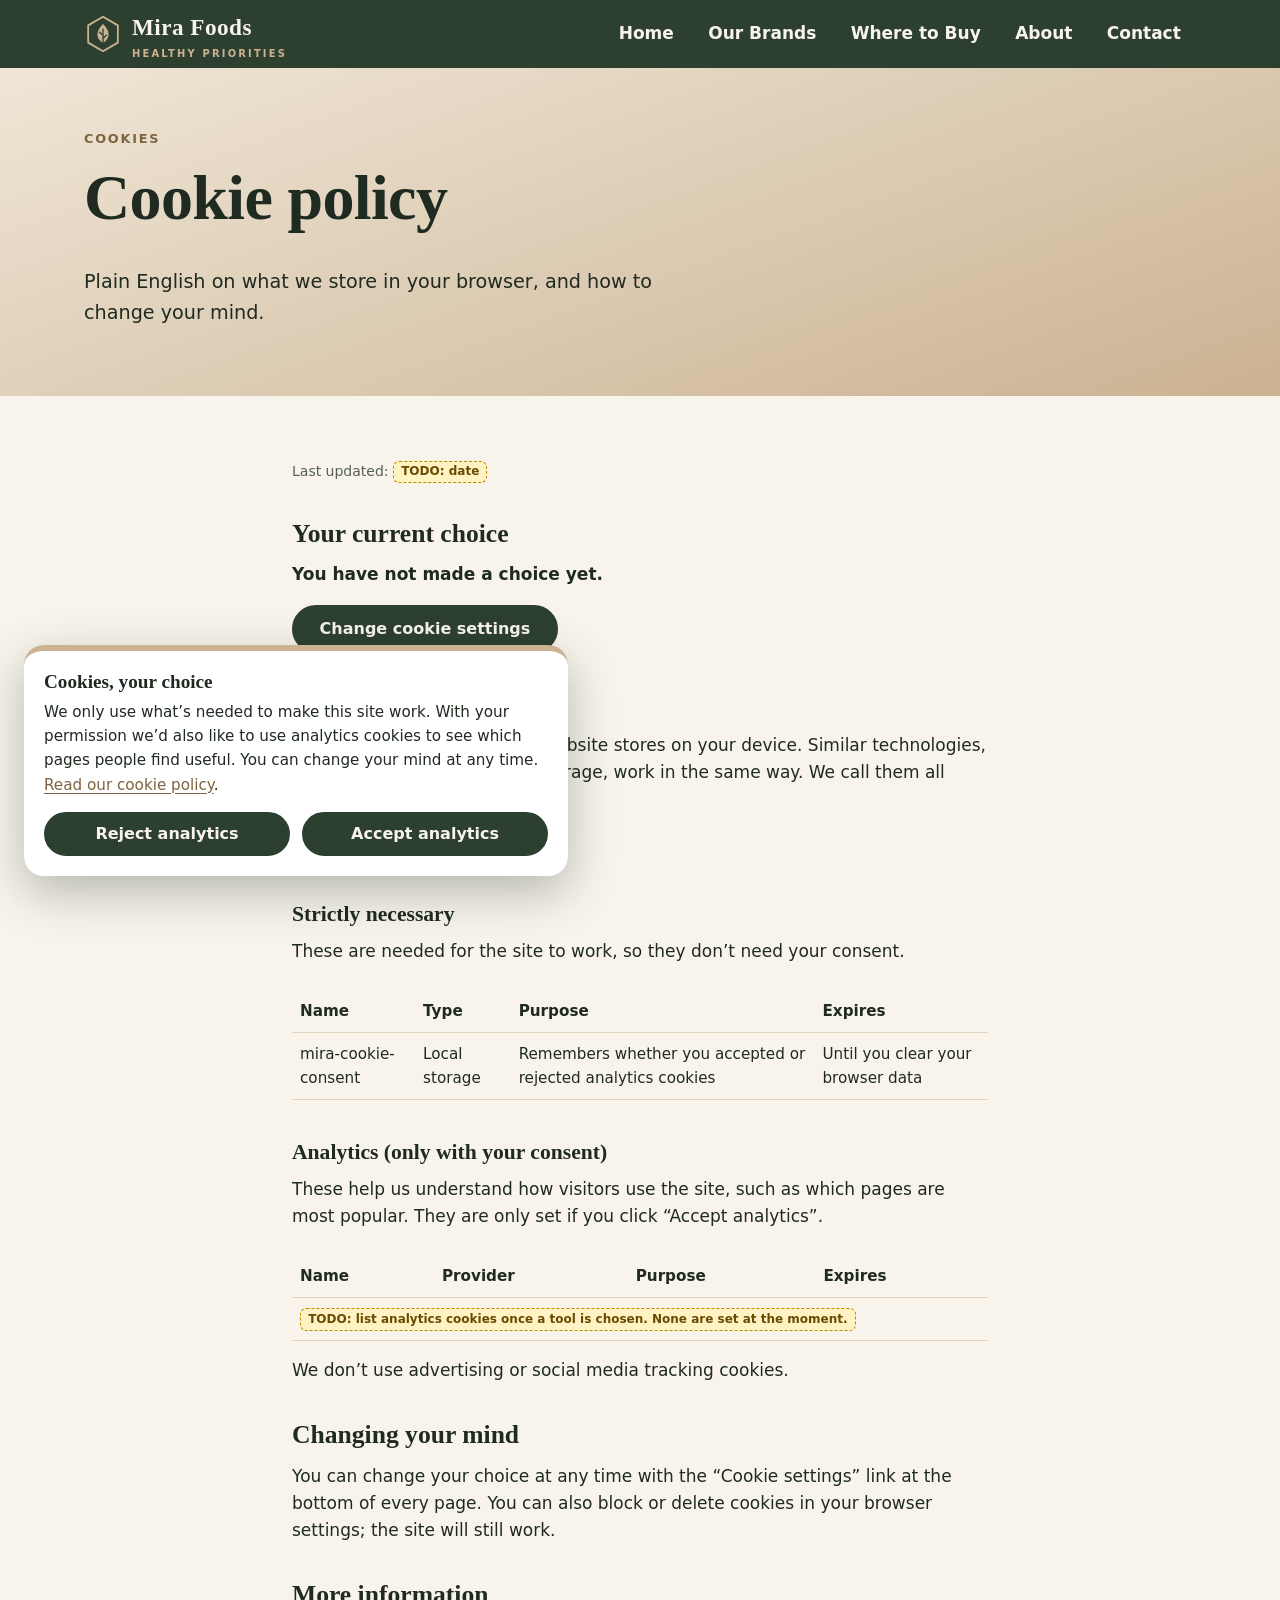
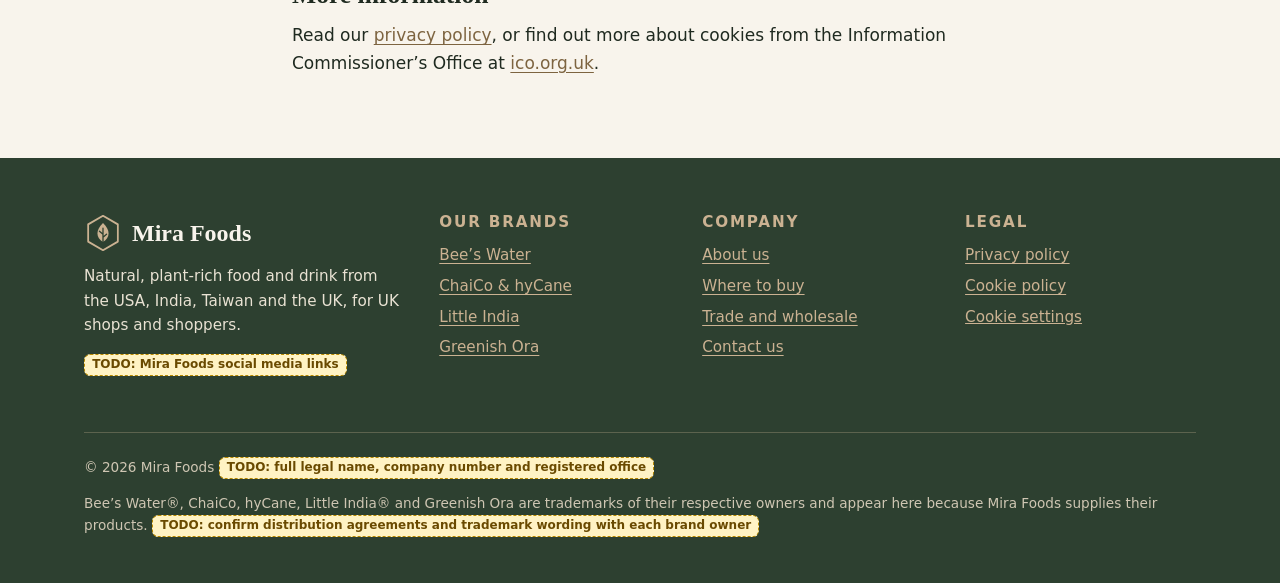
<file: cookies.html>
<!doctype html>
<html lang="en-GB">
<head>
  <meta charset="utf-8">
  <meta name="viewport" content="width=device-width, initial-scale=1">
  <title>Cookie Policy | Mira Foods</title>
  <meta name="description" content="Which cookies the Mira Foods website uses, and how to accept, reject or change your choice.">
  <meta name="theme-color" content="#2d4030">
  <link rel="icon" href="images/favicon.svg" type="image/svg+xml">
  <link rel="stylesheet" href="css/styles.css">
  <!-- TODO: add og:image and canonical URL once the domain is confirmed -->
</head>
<body>
  <a class="skip-link" href="#main">Skip to content</a>

  <header class="site-header">
    <div class="wrap">
      <a class="brand" href="index.html" aria-label="Mira Foods home">
        <img src="images/mira-mark.svg" alt="" width="40" height="40">
        <span>Mira Foods<small>Healthy priorities</small></span>
      </a>
      <!-- TODO: swap the placeholder mark for the official Mira Foods logo files -->
      <button class="nav-toggle" type="button" aria-expanded="false" aria-controls="site-nav">
        <span class="nav-toggle-bars" aria-hidden="true"></span>Menu
      </button>
      <nav id="site-nav" class="site-nav" aria-label="Main">
        <ul>
          <li><a href="index.html">Home</a></li>
          <li><a href="brands.html">Our Brands</a></li>
          <li><a href="where-to-buy.html">Where to Buy</a></li>
          <li><a href="about.html">About</a></li>
          <li><a href="contact.html">Contact</a></li>
        </ul>
      </nav>
    </div>
  </header>
  <main id="main">
    <section class="page-hero">
      <div class="wrap">
        <span class="eyebrow">Cookies</span>
        <h1>Cookie policy</h1>
        <p class="lede">Plain English on what we store in your browser, and how to change your mind.</p>
      </div>
    </section>

    <section class="section">
      <div class="wrap prose">
        <p class="small">Last updated: <span class="todo">TODO: date</span></p>

        <h2>Your current choice</h2>
        <p id="cookie-status" class="form-status">You have not made a choice yet.</p>
        <button class="btn" type="button" data-cookie-settings>Change cookie settings</button>

        <h2>What are cookies?</h2>
        <p>Cookies are small text files a website stores on your device. Similar technologies, such as your browser’s local storage, work in the same way. We call them all “cookies” here.</p>

        <h2>Cookies we use</h2>
        <h3>Strictly necessary</h3>
        <p>These are needed for the site to work, so they don’t need your consent.</p>
        <div class="table-wrap">
          <table>
            <thead><tr><th scope="col">Name</th><th scope="col">Type</th><th scope="col">Purpose</th><th scope="col">Expires</th></tr></thead>
            <tbody>
              <tr><td>mira-cookie-consent</td><td>Local storage</td><td>Remembers whether you accepted or rejected analytics cookies</td><td>Until you clear your browser data</td></tr>
            </tbody>
          </table>
        </div>

        <h3>Analytics (only with your consent)</h3>
        <p>These help us understand how visitors use the site, such as which pages are most popular. They are only set if you click “Accept analytics”.</p>
        <div class="table-wrap">
          <table>
            <thead><tr><th scope="col">Name</th><th scope="col">Provider</th><th scope="col">Purpose</th><th scope="col">Expires</th></tr></thead>
            <tbody>
              <tr><td colspan="4"><span class="todo">TODO: list analytics cookies once a tool is chosen. None are set at the moment.</span></td></tr>
            </tbody>
          </table>
        </div>

        <p>We don’t use advertising or social media tracking cookies.</p>

        <h2>Changing your mind</h2>
        <p>You can change your choice at any time with the “Cookie settings” link at the bottom of every page. You can also block or delete cookies in your browser settings; the site will still work.</p>

        <h2>More information</h2>
        <p>Read our <a href="privacy.html">privacy policy</a>, or find out more about cookies from the Information Commissioner’s Office at <a href="https://ico.org.uk/for-the-public/online/cookies/" rel="noopener">ico.org.uk</a>.</p>
      </div>
    </section>
  </main>

  <footer class="site-footer">
    <div class="wrap">
      <div class="footer-grid">
        <div>
          <p class="footer-brand"><img src="images/mira-mark.svg" alt="" width="38" height="38">Mira Foods</p>
          <p>Natural, plant-rich food and drink from the USA, India, Taiwan and the UK, for UK shops and shoppers.</p>
          <p><span class="todo">TODO: Mira Foods social media links</span></p>
        </div>
        <div>
          <h2>Our brands</h2>
          <ul>
            <li><a href="bees-water.html">Bee’s Water</a></li>
            <li><a href="chaico.html">ChaiCo &amp; hyCane</a></li>
            <li><a href="little-india.html">Little India</a></li>
            <li><a href="greenish-ora.html">Greenish Ora</a></li>
          </ul>
        </div>
        <div>
          <h2>Company</h2>
          <ul>
            <li><a href="about.html">About us</a></li>
            <li><a href="where-to-buy.html">Where to buy</a></li>
            <li><a href="where-to-buy.html#trade">Trade and wholesale</a></li>
            <li><a href="contact.html">Contact us</a></li>
          </ul>
        </div>
        <div>
          <h2>Legal</h2>
          <ul>
            <li><a href="privacy.html">Privacy policy</a></li>
            <li><a href="cookies.html">Cookie policy</a></li>
            <li><button class="link-button" type="button" data-cookie-settings>Cookie settings</button></li>
          </ul>
        </div>
      </div>
      <div class="footer-legal">
        <p>© <span data-year>2026</span> Mira Foods <span class="todo">TODO: full legal name, company number and registered office</span></p>
        <p>Bee’s Water®, ChaiCo, hyCane, Little India® and Greenish Ora are trademarks of their respective owners and appear here because Mira Foods supplies their products. <span class="todo">TODO: confirm distribution agreements and trademark wording with each brand owner</span></p>
      </div>
    </div>
  </footer>

  <div id="cookie-banner" class="cookie-banner" role="region" aria-label="Cookie consent" hidden>
    <h2>Cookies, your choice</h2>
    <p>We only use what’s needed to make this site work. With your permission we’d also like to use analytics cookies to see which pages people find useful. You can change your mind at any time. <a href="cookies.html">Read our cookie policy</a>.</p>
    <div class="btn-row">
      <button class="btn" type="button" data-consent="reject">Reject analytics</button>
      <button class="btn" type="button" data-consent="accept">Accept analytics</button>
    </div>
  </div>

  <script src="js/main.js" defer></script>
</body>
</html>
</file>
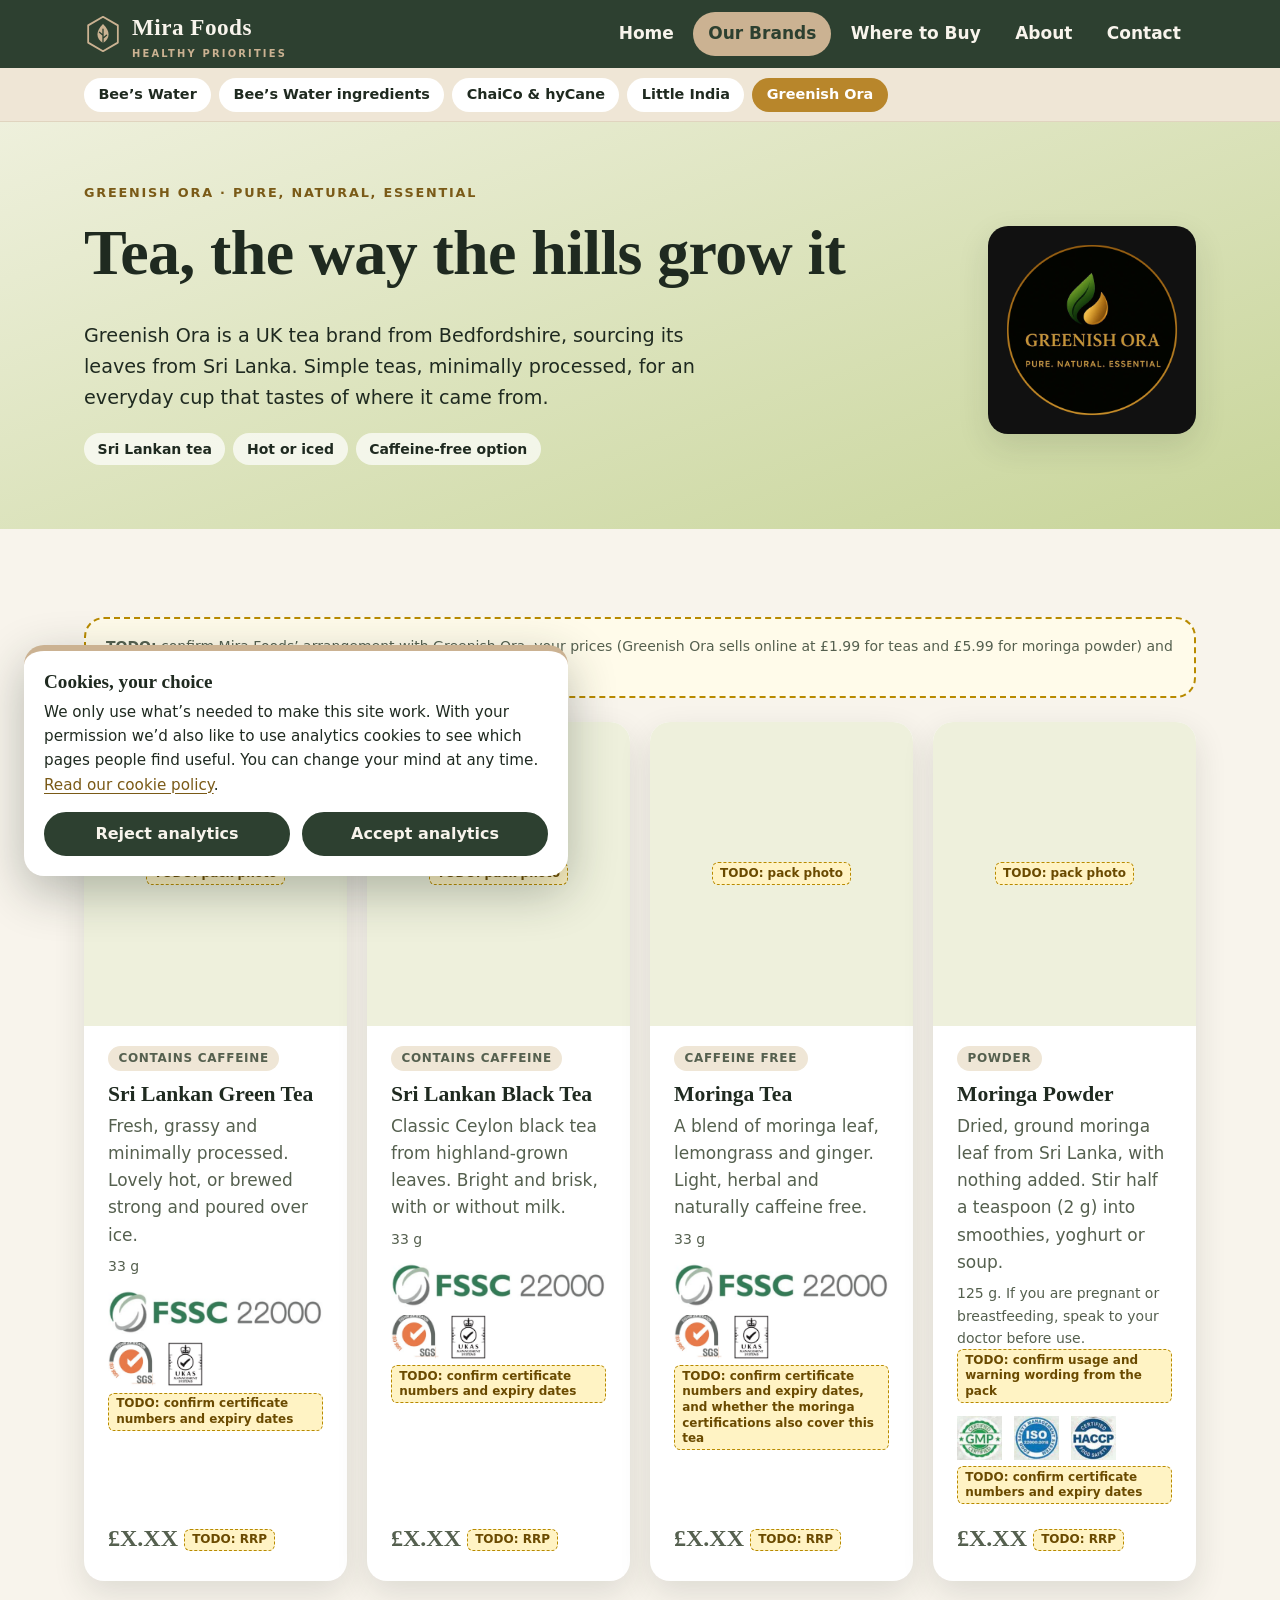
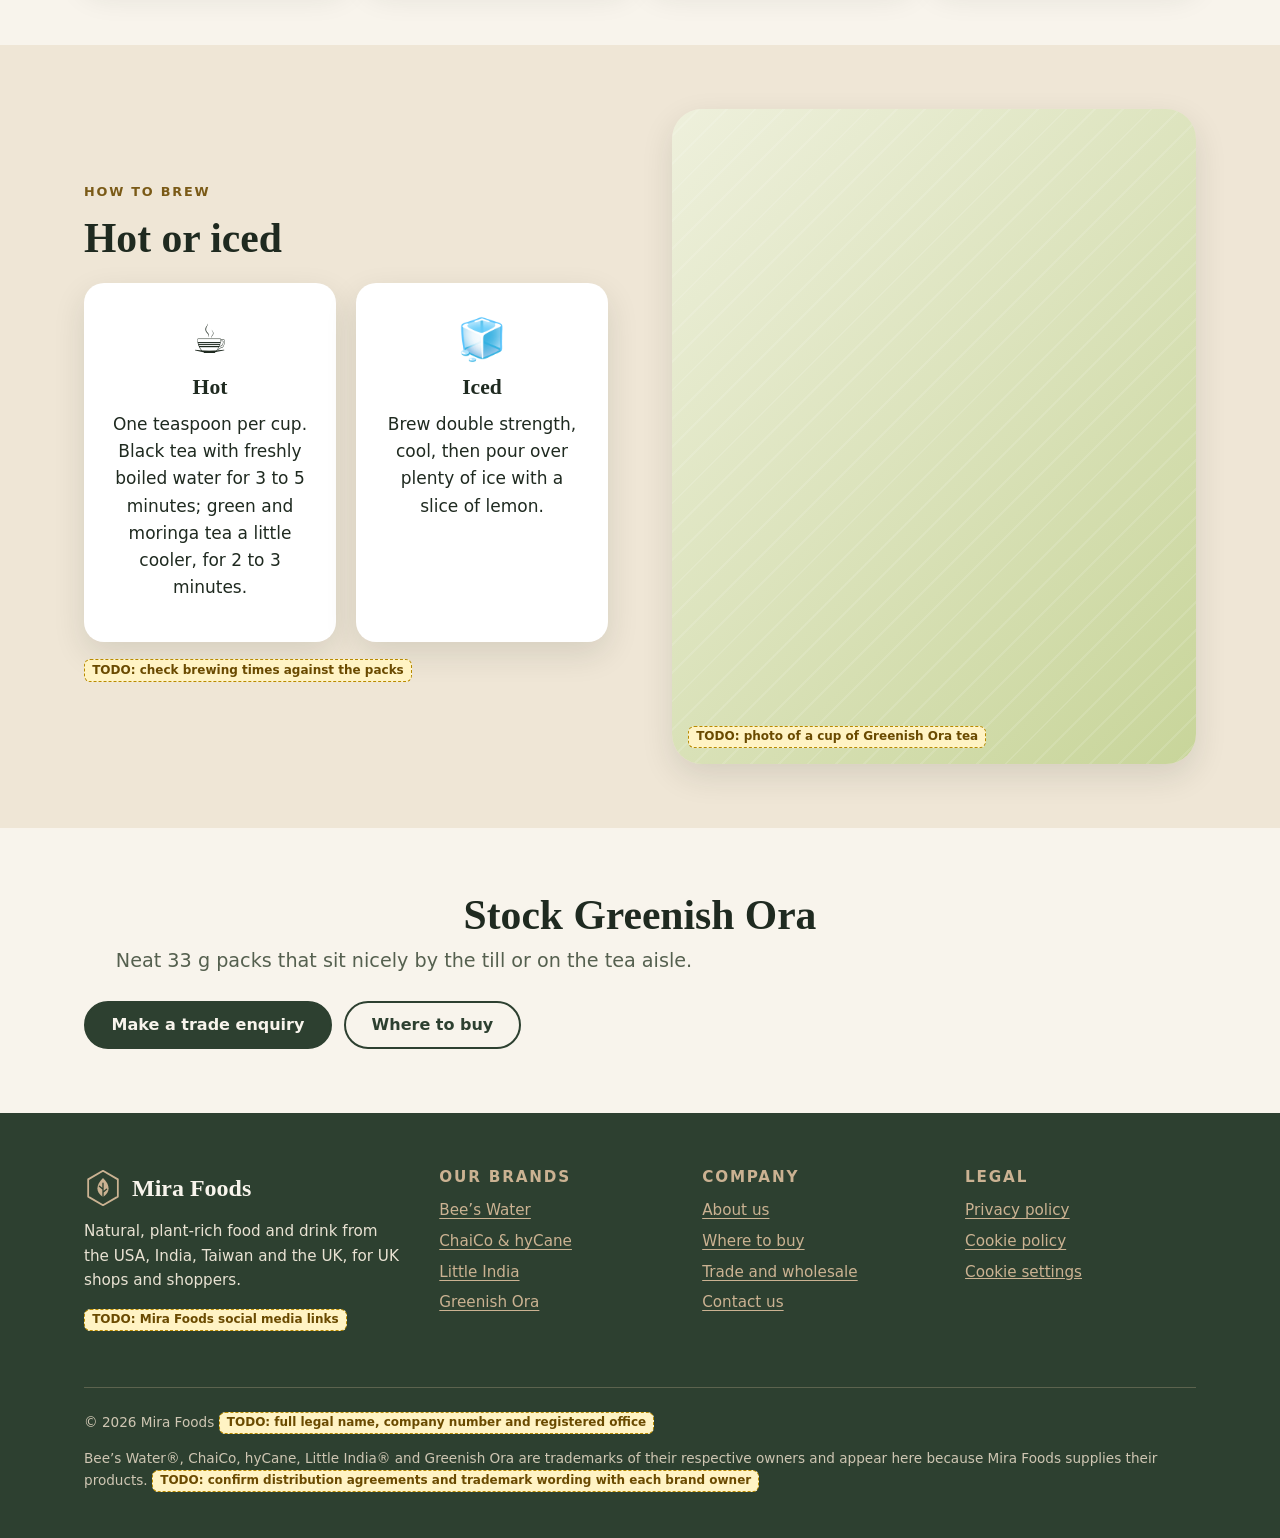
<file: greenish-ora.html>
<!doctype html>
<html lang="en-GB">
<head>
  <meta charset="utf-8">
  <meta name="viewport" content="width=device-width, initial-scale=1">
  <title>Greenish Ora | Mira Foods</title>
  <meta name="description" content="Greenish Ora teas: Sri Lankan green tea, Sri Lankan black tea, moringa tea and moringa powder. Pure. Natural. Essential.">
  <meta name="theme-color" content="#2d4030">
  <link rel="icon" href="images/favicon.svg" type="image/svg+xml">
  <link rel="stylesheet" href="css/styles.css">
  <!-- TODO: add og:image and canonical URL once the domain is confirmed -->
</head>
<body class="theme-ora">
  <a class="skip-link" href="#main">Skip to content</a>

  <header class="site-header">
    <div class="wrap">
      <a class="brand" href="index.html" aria-label="Mira Foods home">
        <img src="images/mira-mark.svg" alt="" width="40" height="40">
        <span>Mira Foods<small>Healthy priorities</small></span>
      </a>
      <!-- TODO: swap the placeholder mark for the official Mira Foods logo files -->
      <button class="nav-toggle" type="button" aria-expanded="false" aria-controls="site-nav">
        <span class="nav-toggle-bars" aria-hidden="true"></span>Menu
      </button>
      <nav id="site-nav" class="site-nav" aria-label="Main">
        <ul>
          <li><a href="index.html">Home</a></li>
          <li><a href="brands.html" aria-current="page">Our Brands</a></li>
          <li><a href="where-to-buy.html">Where to Buy</a></li>
          <li><a href="about.html">About</a></li>
          <li><a href="contact.html">Contact</a></li>
        </ul>
      </nav>
    </div>
  </header>
  <nav class="brand-nav" aria-label="Brands">
    <div class="wrap">
      <ul>
        <li><a href="bees-water.html">Bee’s Water</a></li>
        <li><a href="bees-water-ingredients.html">Bee’s Water ingredients</a></li>
        <li><a href="chaico.html">ChaiCo &amp; hyCane</a></li>
        <li><a href="little-india.html">Little India</a></li>
        <li><a href="greenish-ora.html" aria-current="page">Greenish Ora</a></li>
      </ul>
    </div>
  </nav>
  <main id="main">
    <section class="page-hero page-hero--logo">
      <div class="wrap">
        <div>
          <span class="eyebrow">Greenish Ora · pure, natural, essential</span>
          <h1>Tea, the way the hills grow it</h1>
          <p class="lede">Greenish Ora is a UK tea brand from Bedfordshire, sourcing its leaves from Sri Lanka. Simple teas, minimally processed, for an everyday cup that tastes of where it came from.</p>
          <ul class="tag-list"><li>Sri Lankan tea</li><li>Hot or iced</li><li>Caffeine-free option</li></ul>
        </div>
        <img class="page-hero__logo" src="images/brands/greenish-ora.png" alt="Greenish Ora logo" width="1000" height="1000" style="background:#111">
      </div>
    </section>

    <section class="section">
      <div class="wrap">
        <p class="todo-block small"><strong>TODO:</strong> confirm Mira Foods’ arrangement with Greenish Ora, your prices (Greenish Ora sells online at £1.99 for teas and £5.99 for moringa powder) and send pack photos. Details below are from greenishora.net.</p>
        <div class="grid grid--4">
          <article class="product-card">
            <div class="product-card__img product-card__img--light"><span class="todo">TODO: pack photo</span></div>
            <div class="product-card__body">
              <span class="pill">Contains caffeine</span>
              <h3>Sri Lankan Green Tea</h3>
              <p>Fresh, grassy and minimally processed. Lovely hot, or brewed strong and poured over ice.</p>
              <p class="small">33&nbsp;g</p>
              <div class="cert-row" role="group" aria-label="Certifications">
                <img src="images/certifications/fssc-22000.png" alt="FSSC 22000" width="550" height="110">
                <img src="images/certifications/iso-9001-sgs.png" alt="ISO 9001, certified by SGS" width="235" height="215">
                <img src="images/certifications/ukas-management-systems.png" alt="UKAS Management Systems" width="185" height="230">
              </div>
              <p class="small"><span class="todo">TODO: confirm certificate numbers and expiry dates</span></p>
              <p class="price">£X.XX <span class="todo">TODO: RRP</span></p>
            </div>
          </article>
          <article class="product-card">
            <div class="product-card__img product-card__img--light"><span class="todo">TODO: pack photo</span></div>
            <div class="product-card__body">
              <span class="pill">Contains caffeine</span>
              <h3>Sri Lankan Black Tea</h3>
              <p>Classic Ceylon black tea from highland-grown leaves. Bright and brisk, with or without milk.</p>
              <p class="small">33&nbsp;g</p>
              <div class="cert-row" role="group" aria-label="Certifications">
                <img src="images/certifications/fssc-22000.png" alt="FSSC 22000" width="550" height="110">
                <img src="images/certifications/iso-9001-sgs.png" alt="ISO 9001, certified by SGS" width="235" height="215">
                <img src="images/certifications/ukas-management-systems.png" alt="UKAS Management Systems" width="185" height="230">
              </div>
              <p class="small"><span class="todo">TODO: confirm certificate numbers and expiry dates</span></p>
              <p class="price">£X.XX <span class="todo">TODO: RRP</span></p>
            </div>
          </article>
          <article class="product-card">
            <div class="product-card__img product-card__img--light"><span class="todo">TODO: pack photo</span></div>
            <div class="product-card__body">
              <span class="pill">Caffeine free</span>
              <h3>Moringa Tea</h3>
              <p>A blend of moringa leaf, lemongrass and ginger. Light, herbal and naturally caffeine free.</p>
              <p class="small">33&nbsp;g</p>
              <div class="cert-row" role="group" aria-label="Certifications">
                <img src="images/certifications/fssc-22000.png" alt="FSSC 22000" width="550" height="110">
                <img src="images/certifications/iso-9001-sgs.png" alt="ISO 9001, certified by SGS" width="235" height="215">
                <img src="images/certifications/ukas-management-systems.png" alt="UKAS Management Systems" width="185" height="230">
              </div>
              <p class="small"><span class="todo">TODO: confirm certificate numbers and expiry dates, and whether the moringa certifications also cover this tea</span></p>
              <p class="price">£X.XX <span class="todo">TODO: RRP</span></p>
            </div>
          </article>
          <article class="product-card">
            <div class="product-card__img product-card__img--light"><span class="todo">TODO: pack photo</span></div>
            <div class="product-card__body">
              <span class="pill">Powder</span>
              <h3>Moringa Powder</h3>
              <p>Dried, ground moringa leaf from Sri Lanka, with nothing added. Stir half a teaspoon (2&nbsp;g) into smoothies, yoghurt or soup.</p>
              <p class="small">125&nbsp;g. If you are pregnant or breastfeeding, speak to your doctor before use. <span class="todo">TODO: confirm usage and warning wording from the pack</span></p>
              <div class="cert-row" role="group" aria-label="Certifications">
                <img src="images/certifications/gmp.png" alt="GMP certified" width="152" height="148">
                <img src="images/certifications/iso-22000-2018.png" alt="ISO 22000:2018 food safety management system" width="152" height="148">
                <img src="images/certifications/haccp.png" alt="HACCP certified food safety" width="150" height="148">
              </div>
              <!-- TODO: the supplied moringa artwork also shows the EU organic leaf and USDA Organic logos. They stay off
                   the site until there is an organic certificate recognised in GB and a GB certificate of inspection for
                   each shipment. See COMPLIANCE.md. -->
              <p class="small"><span class="todo">TODO: confirm certificate numbers and expiry dates</span></p>
              <p class="price">£X.XX <span class="todo">TODO: RRP</span></p>
            </div>
          </article>
        </div>
      </div>
    </section>

    <section class="section section--cream2">
      <div class="wrap split">
        <div>
          <span class="eyebrow">How to brew</span>
          <h2>Hot or iced</h2>
          <div class="serve">
            <div class="card"><span aria-hidden="true">☕</span><h3>Hot</h3><p>One teaspoon per cup. Black tea with freshly boiled water for 3 to 5 minutes; green and moringa tea a little cooler, for 2 to 3 minutes.</p></div>
            <div class="card"><span aria-hidden="true">🧊</span><h3>Iced</h3><p>Brew double strength, cool, then pour over plenty of ice with a slice of lemon.</p></div>
          </div>
          <p class="small" style="margin-top:1rem"><span class="todo">TODO: check brewing times against the packs</span></p>
        </div>
        <div class="photo photo--tall">
          <span class="todo">TODO: photo of a cup of Greenish Ora tea</span>
        </div>
      </div>
    </section>

    <section class="section">
      <div class="wrap cta-band">
        <h2>Stock Greenish Ora</h2>
        <p class="lede">Neat 33&nbsp;g packs that sit nicely by the till or on the tea aisle.</p>
        <div class="btn-row"><a class="btn" href="contact.html?topic=trade">Make a trade enquiry</a><a class="btn btn--ghost" href="where-to-buy.html">Where to buy</a></div>
      </div>
    </section>
  </main>

  <footer class="site-footer">
    <div class="wrap">
      <div class="footer-grid">
        <div>
          <p class="footer-brand"><img src="images/mira-mark.svg" alt="" width="38" height="38">Mira Foods</p>
          <p>Natural, plant-rich food and drink from the USA, India, Taiwan and the UK, for UK shops and shoppers.</p>
          <p><span class="todo">TODO: Mira Foods social media links</span></p>
        </div>
        <div>
          <h2>Our brands</h2>
          <ul>
            <li><a href="bees-water.html">Bee’s Water</a></li>
            <li><a href="chaico.html">ChaiCo &amp; hyCane</a></li>
            <li><a href="little-india.html">Little India</a></li>
            <li><a href="greenish-ora.html">Greenish Ora</a></li>
          </ul>
        </div>
        <div>
          <h2>Company</h2>
          <ul>
            <li><a href="about.html">About us</a></li>
            <li><a href="where-to-buy.html">Where to buy</a></li>
            <li><a href="where-to-buy.html#trade">Trade and wholesale</a></li>
            <li><a href="contact.html">Contact us</a></li>
          </ul>
        </div>
        <div>
          <h2>Legal</h2>
          <ul>
            <li><a href="privacy.html">Privacy policy</a></li>
            <li><a href="cookies.html">Cookie policy</a></li>
            <li><button class="link-button" type="button" data-cookie-settings>Cookie settings</button></li>
          </ul>
        </div>
      </div>
      <div class="footer-legal">
        <p>© <span data-year>2026</span> Mira Foods <span class="todo">TODO: full legal name, company number and registered office</span></p>
        <p>Bee’s Water®, ChaiCo, hyCane, Little India® and Greenish Ora are trademarks of their respective owners and appear here because Mira Foods supplies their products. <span class="todo">TODO: confirm distribution agreements and trademark wording with each brand owner</span></p>
      </div>
    </div>
  </footer>

  <div id="cookie-banner" class="cookie-banner" role="region" aria-label="Cookie consent" hidden>
    <h2>Cookies, your choice</h2>
    <p>We only use what’s needed to make this site work. With your permission we’d also like to use analytics cookies to see which pages people find useful. You can change your mind at any time. <a href="cookies.html">Read our cookie policy</a>.</p>
    <div class="btn-row">
      <button class="btn" type="button" data-consent="reject">Reject analytics</button>
      <button class="btn" type="button" data-consent="accept">Accept analytics</button>
    </div>
  </div>

  <script src="js/main.js" defer></script>
</body>
</html>
</file>
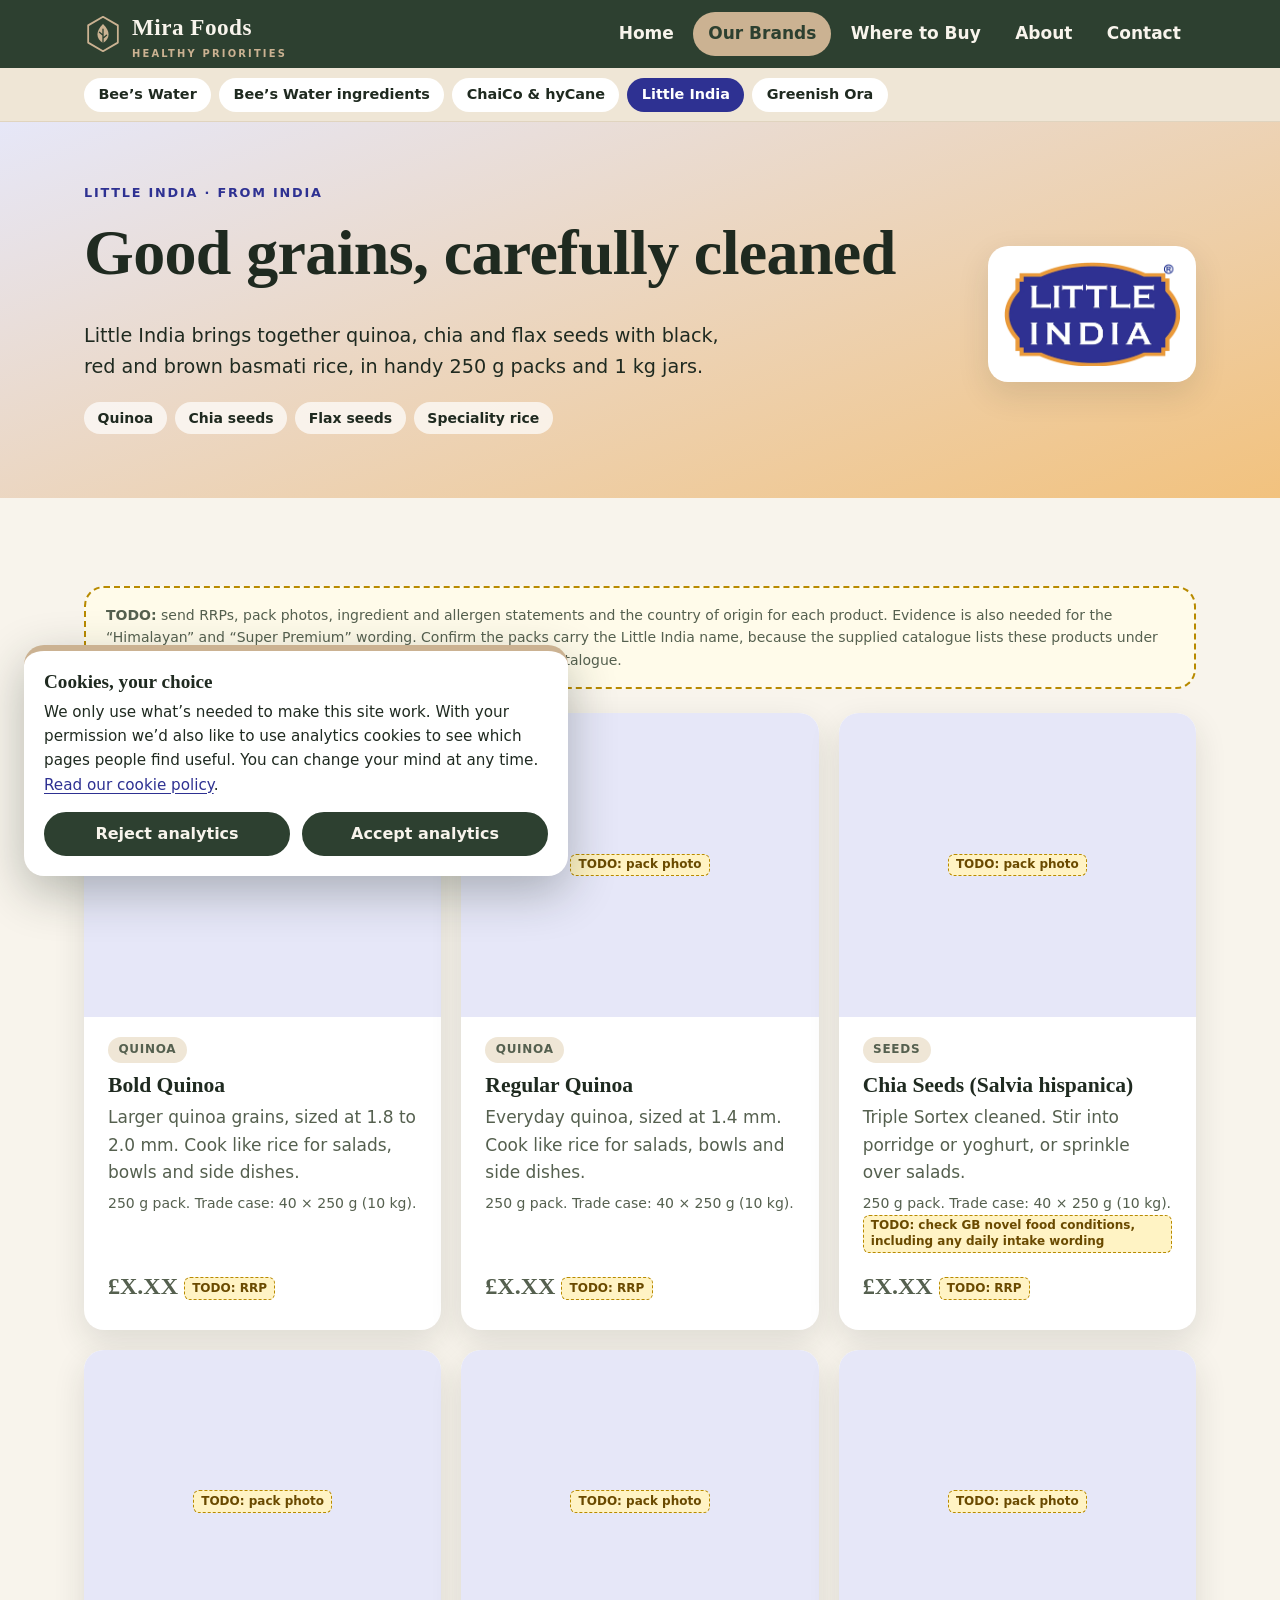
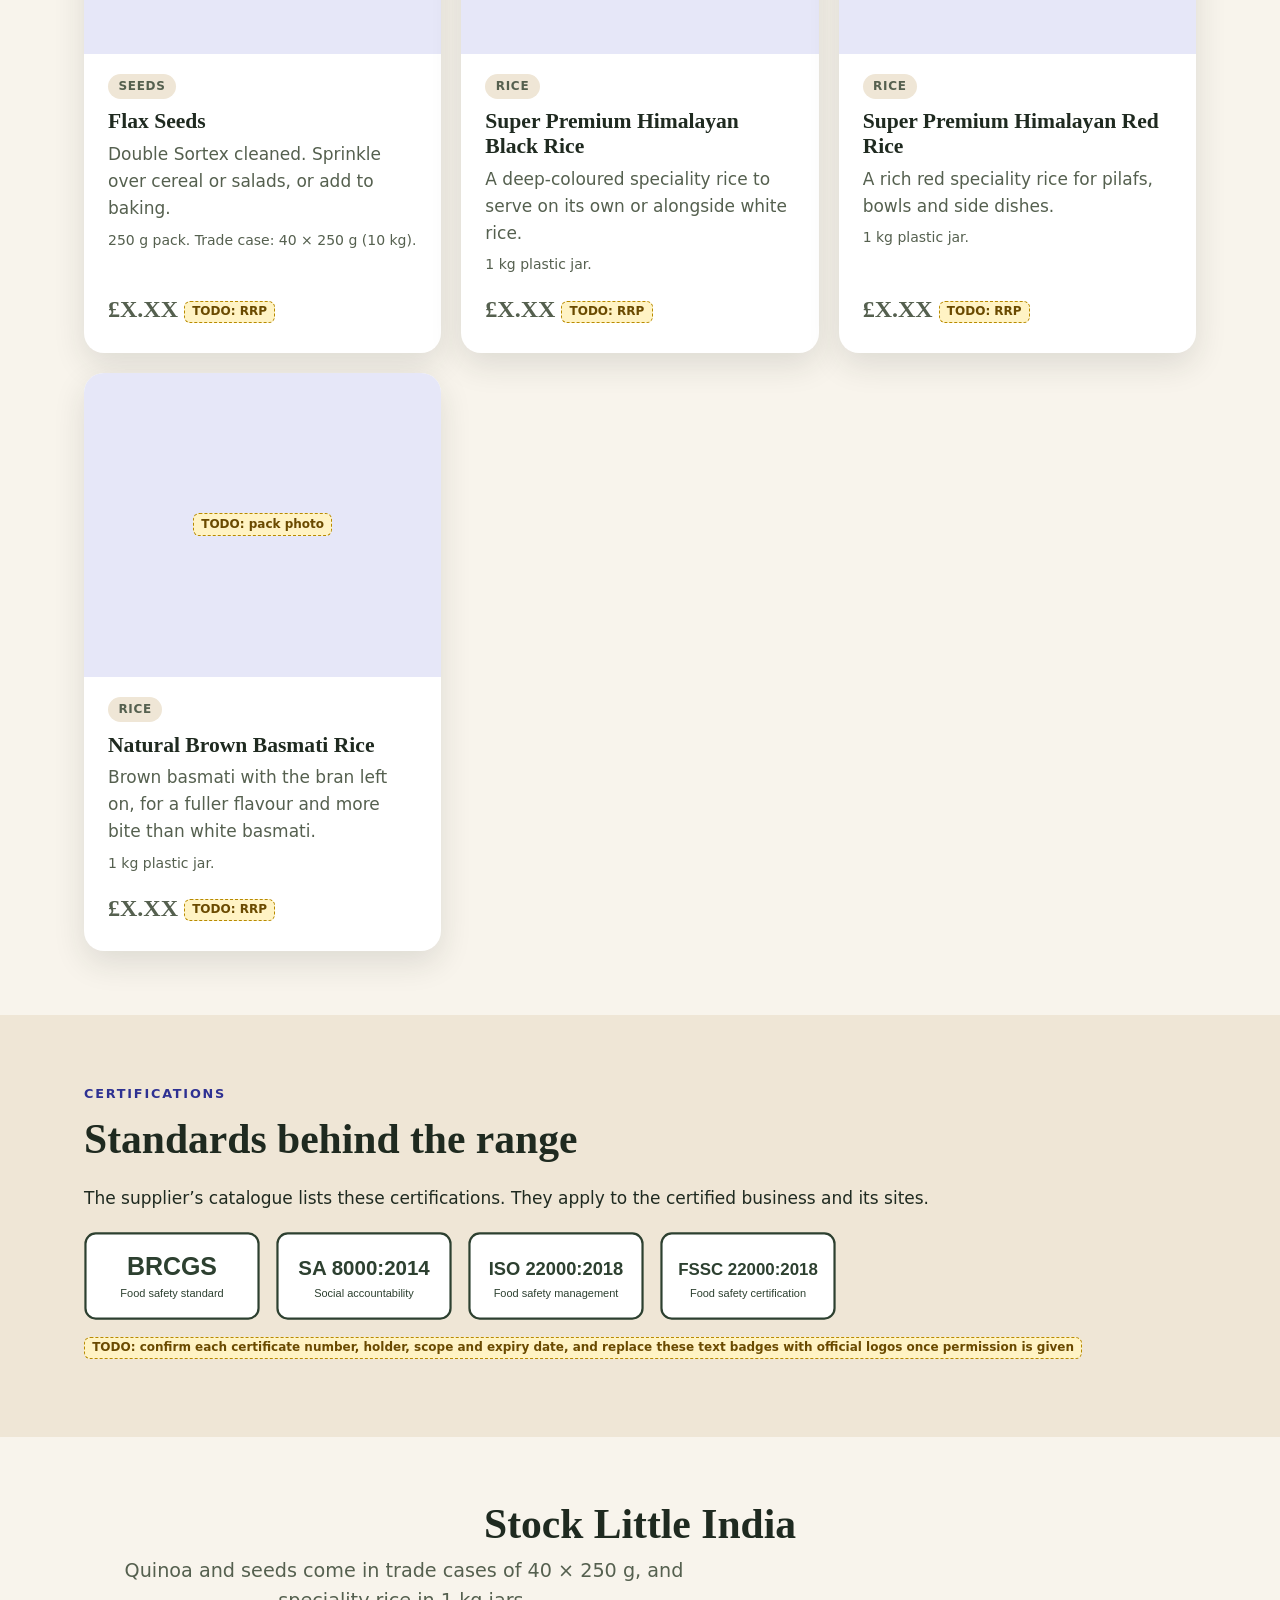
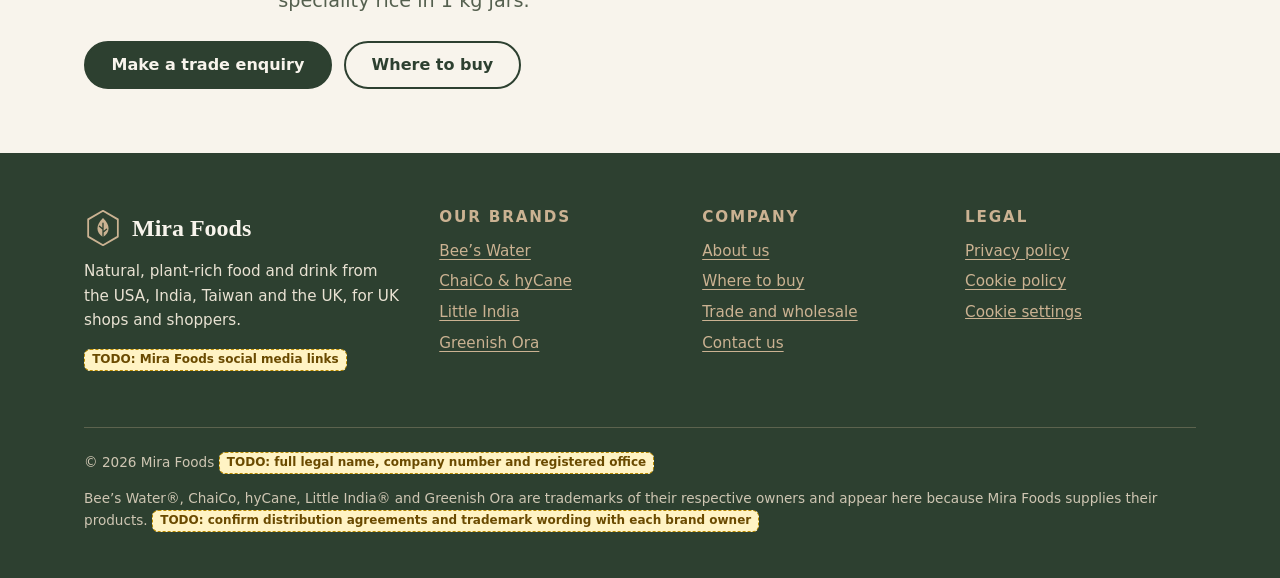
<file: little-india.html>
<!doctype html>
<html lang="en-GB">
<head>
  <meta charset="utf-8">
  <meta name="viewport" content="width=device-width, initial-scale=1">
  <title>Little India | Mira Foods</title>
  <meta name="description" content="Little India quinoa, chia seeds, flax seeds and black, red and brown basmati rice, supplied in the UK by Mira Foods.">
  <meta name="theme-color" content="#2d4030">
  <link rel="icon" href="images/favicon.svg" type="image/svg+xml">
  <link rel="stylesheet" href="css/styles.css">
  <!-- TODO: add og:image and canonical URL once the domain is confirmed -->
</head>
<body class="theme-little-india">
  <a class="skip-link" href="#main">Skip to content</a>

  <header class="site-header">
    <div class="wrap">
      <a class="brand" href="index.html" aria-label="Mira Foods home">
        <img src="images/mira-mark.svg" alt="" width="40" height="40">
        <span>Mira Foods<small>Healthy priorities</small></span>
      </a>
      <!-- TODO: swap the placeholder mark for the official Mira Foods logo files -->
      <button class="nav-toggle" type="button" aria-expanded="false" aria-controls="site-nav">
        <span class="nav-toggle-bars" aria-hidden="true"></span>Menu
      </button>
      <nav id="site-nav" class="site-nav" aria-label="Main">
        <ul>
          <li><a href="index.html">Home</a></li>
          <li><a href="brands.html" aria-current="page">Our Brands</a></li>
          <li><a href="where-to-buy.html">Where to Buy</a></li>
          <li><a href="about.html">About</a></li>
          <li><a href="contact.html">Contact</a></li>
        </ul>
      </nav>
    </div>
  </header>
  <nav class="brand-nav" aria-label="Brands">
    <div class="wrap">
      <ul>
        <li><a href="bees-water.html">Bee’s Water</a></li>
        <li><a href="bees-water-ingredients.html">Bee’s Water ingredients</a></li>
        <li><a href="chaico.html">ChaiCo &amp; hyCane</a></li>
        <li><a href="little-india.html" aria-current="page">Little India</a></li>
        <li><a href="greenish-ora.html">Greenish Ora</a></li>
      </ul>
    </div>
  </nav>
  <main id="main">
    <section class="page-hero page-hero--logo">
      <div class="wrap">
        <div>
          <span class="eyebrow">Little India · from India</span>
          <h1>Good grains, carefully cleaned</h1>
          <p class="lede">Little India brings together quinoa, chia and flax seeds with black, red and brown basmati rice, in handy 250&nbsp;g packs and 1&nbsp;kg jars.</p>
          <ul class="tag-list"><li>Quinoa</li><li>Chia seeds</li><li>Flax seeds</li><li>Speciality rice</li></ul>
        </div>
        <img class="page-hero__logo" src="images/brands/little-india.webp" alt="Little India logo" width="746" height="438">
      </div>
    </section>

    <section class="section">
      <div class="wrap">
        <p class="todo-block small"><strong>TODO:</strong> send RRPs, pack photos, ingredient and allergen statements and the country of origin for each product. Evidence is also needed for the “Himalayan” and “Super Premium” wording. Confirm the packs carry the Little India name, because the supplied catalogue lists these products under Little India. Product names and pack sizes below are from that catalogue.</p>

        <div class="grid grid--3">
          <article class="product-card">
            <div class="product-card__img product-card__img--light"><span class="todo">TODO: pack photo</span></div>
            <div class="product-card__body">
              <span class="pill">Quinoa</span>
              <h3>Bold Quinoa</h3>
              <p>Larger quinoa grains, sized at 1.8 to 2.0&nbsp;mm. Cook like rice for salads, bowls and side dishes.</p>
              <p class="small">250&nbsp;g pack. Trade case: 40 × 250&nbsp;g (10&nbsp;kg).</p>
              <p class="price">£X.XX <span class="todo">TODO: RRP</span></p>
            </div>
          </article>
          <article class="product-card">
            <div class="product-card__img product-card__img--light"><span class="todo">TODO: pack photo</span></div>
            <div class="product-card__body">
              <span class="pill">Quinoa</span>
              <h3>Regular Quinoa</h3>
              <p>Everyday quinoa, sized at 1.4&nbsp;mm. Cook like rice for salads, bowls and side dishes.</p>
              <p class="small">250&nbsp;g pack. Trade case: 40 × 250&nbsp;g (10&nbsp;kg).</p>
              <p class="price">£X.XX <span class="todo">TODO: RRP</span></p>
            </div>
          </article>
          <article class="product-card">
            <div class="product-card__img product-card__img--light"><span class="todo">TODO: pack photo</span></div>
            <div class="product-card__body">
              <span class="pill">Seeds</span>
              <h3>Chia Seeds (Salvia hispanica)</h3>
              <p>Triple Sortex cleaned. Stir into porridge or yoghurt, or sprinkle over salads.</p>
              <p class="small">250&nbsp;g pack. Trade case: 40 × 250&nbsp;g (10&nbsp;kg). <span class="todo">TODO: check GB novel food conditions, including any daily intake wording</span></p>
              <p class="price">£X.XX <span class="todo">TODO: RRP</span></p>
            </div>
          </article>
          <article class="product-card">
            <div class="product-card__img product-card__img--light"><span class="todo">TODO: pack photo</span></div>
            <div class="product-card__body">
              <span class="pill">Seeds</span>
              <h3>Flax Seeds</h3>
              <p>Double Sortex cleaned. Sprinkle over cereal or salads, or add to baking.</p>
              <p class="small">250&nbsp;g pack. Trade case: 40 × 250&nbsp;g (10&nbsp;kg).</p>
              <p class="price">£X.XX <span class="todo">TODO: RRP</span></p>
            </div>
          </article>
          <article class="product-card">
            <div class="product-card__img product-card__img--light"><span class="todo">TODO: pack photo</span></div>
            <div class="product-card__body">
              <span class="pill">Rice</span>
              <h3>Super Premium Himalayan Black Rice</h3>
              <p>A deep-coloured speciality rice to serve on its own or alongside white rice.</p>
              <p class="small">1&nbsp;kg plastic jar.</p>
              <p class="price">£X.XX <span class="todo">TODO: RRP</span></p>
            </div>
          </article>
          <article class="product-card">
            <div class="product-card__img product-card__img--light"><span class="todo">TODO: pack photo</span></div>
            <div class="product-card__body">
              <span class="pill">Rice</span>
              <h3>Super Premium Himalayan Red Rice</h3>
              <p>A rich red speciality rice for pilafs, bowls and side dishes.</p>
              <p class="small">1&nbsp;kg plastic jar.</p>
              <p class="price">£X.XX <span class="todo">TODO: RRP</span></p>
            </div>
          </article>
          <article class="product-card">
            <div class="product-card__img product-card__img--light"><span class="todo">TODO: pack photo</span></div>
            <div class="product-card__body">
              <span class="pill">Rice</span>
              <h3>Natural Brown Basmati Rice</h3>
              <p>Brown basmati with the bran left on, for a fuller flavour and more bite than white basmati.</p>
              <p class="small">1&nbsp;kg plastic jar.</p>
              <p class="price">£X.XX <span class="todo">TODO: RRP</span></p>
            </div>
          </article>
        </div>
      </div>
    </section>

    <section class="section section--cream2">
      <div class="wrap">
        <span class="eyebrow">Certifications</span>
        <h2>Standards behind the range</h2>
        <p>The supplier’s catalogue lists these certifications. They apply to the certified business and its sites.</p>
        <div class="cert-row cert-row--large" role="group" aria-label="Certifications">
          <img src="images/certifications/little-india-brcgs.svg" alt="BRCGS" width="240" height="120">
          <img src="images/certifications/little-india-sa-8000-2014.svg" alt="SA 8000:2014" width="240" height="120">
          <img src="images/certifications/little-india-iso-22000-2018.svg" alt="ISO 22000:2018" width="240" height="120">
          <img src="images/certifications/little-india-fssc-22000-2018.svg" alt="FSSC 22000:2018" width="240" height="120">
        </div>
        <p class="small" style="margin-top:1rem"><span class="todo">TODO: confirm each certificate number, holder, scope and expiry date, and replace these text badges with official logos once permission is given</span></p>
      </div>
    </section>

    <section class="section">
      <div class="wrap cta-band">
        <h2>Stock Little India</h2>
        <p class="lede">Quinoa and seeds come in trade cases of 40 × 250&nbsp;g, and speciality rice in 1&nbsp;kg jars.</p>
        <div class="btn-row"><a class="btn" href="contact.html?topic=trade">Make a trade enquiry</a><a class="btn btn--ghost" href="where-to-buy.html">Where to buy</a></div>
      </div>
    </section>
  </main>

  <footer class="site-footer">
    <div class="wrap">
      <div class="footer-grid">
        <div>
          <p class="footer-brand"><img src="images/mira-mark.svg" alt="" width="38" height="38">Mira Foods</p>
          <p>Natural, plant-rich food and drink from the USA, India, Taiwan and the UK, for UK shops and shoppers.</p>
          <p><span class="todo">TODO: Mira Foods social media links</span></p>
        </div>
        <div>
          <h2>Our brands</h2>
          <ul>
            <li><a href="bees-water.html">Bee’s Water</a></li>
            <li><a href="chaico.html">ChaiCo &amp; hyCane</a></li>
            <li><a href="little-india.html">Little India</a></li>
            <li><a href="greenish-ora.html">Greenish Ora</a></li>
          </ul>
        </div>
        <div>
          <h2>Company</h2>
          <ul>
            <li><a href="about.html">About us</a></li>
            <li><a href="where-to-buy.html">Where to buy</a></li>
            <li><a href="where-to-buy.html#trade">Trade and wholesale</a></li>
            <li><a href="contact.html">Contact us</a></li>
          </ul>
        </div>
        <div>
          <h2>Legal</h2>
          <ul>
            <li><a href="privacy.html">Privacy policy</a></li>
            <li><a href="cookies.html">Cookie policy</a></li>
            <li><button class="link-button" type="button" data-cookie-settings>Cookie settings</button></li>
          </ul>
        </div>
      </div>
      <div class="footer-legal">
        <p>© <span data-year>2026</span> Mira Foods <span class="todo">TODO: full legal name, company number and registered office</span></p>
        <p>Bee’s Water®, ChaiCo, hyCane, Little India® and Greenish Ora are trademarks of their respective owners and appear here because Mira Foods supplies their products. <span class="todo">TODO: confirm distribution agreements and trademark wording with each brand owner</span></p>
      </div>
    </div>
  </footer>

  <div id="cookie-banner" class="cookie-banner" role="region" aria-label="Cookie consent" hidden>
    <h2>Cookies, your choice</h2>
    <p>We only use what’s needed to make this site work. With your permission we’d also like to use analytics cookies to see which pages people find useful. You can change your mind at any time. <a href="cookies.html">Read our cookie policy</a>.</p>
    <div class="btn-row">
      <button class="btn" type="button" data-consent="reject">Reject analytics</button>
      <button class="btn" type="button" data-consent="accept">Accept analytics</button>
    </div>
  </div>

  <script src="js/main.js" defer></script>
</body>
</html>
</file>
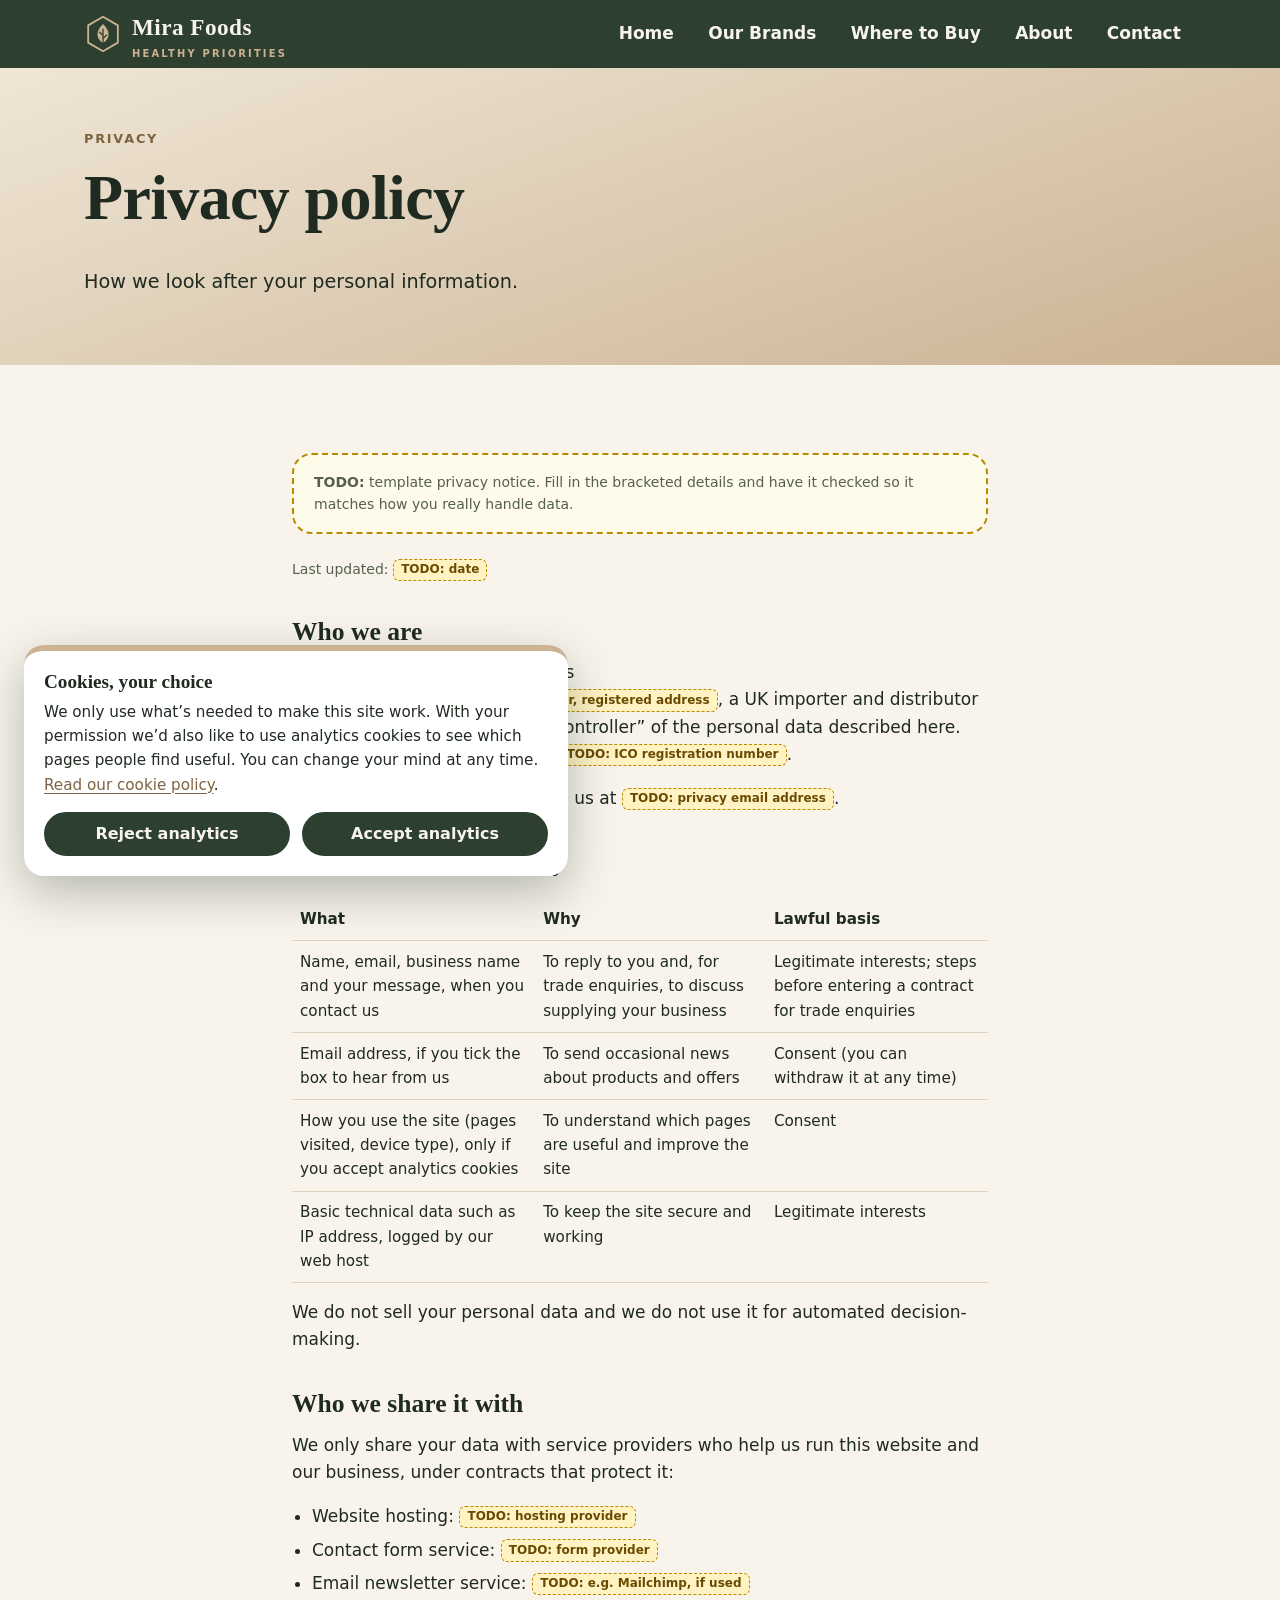
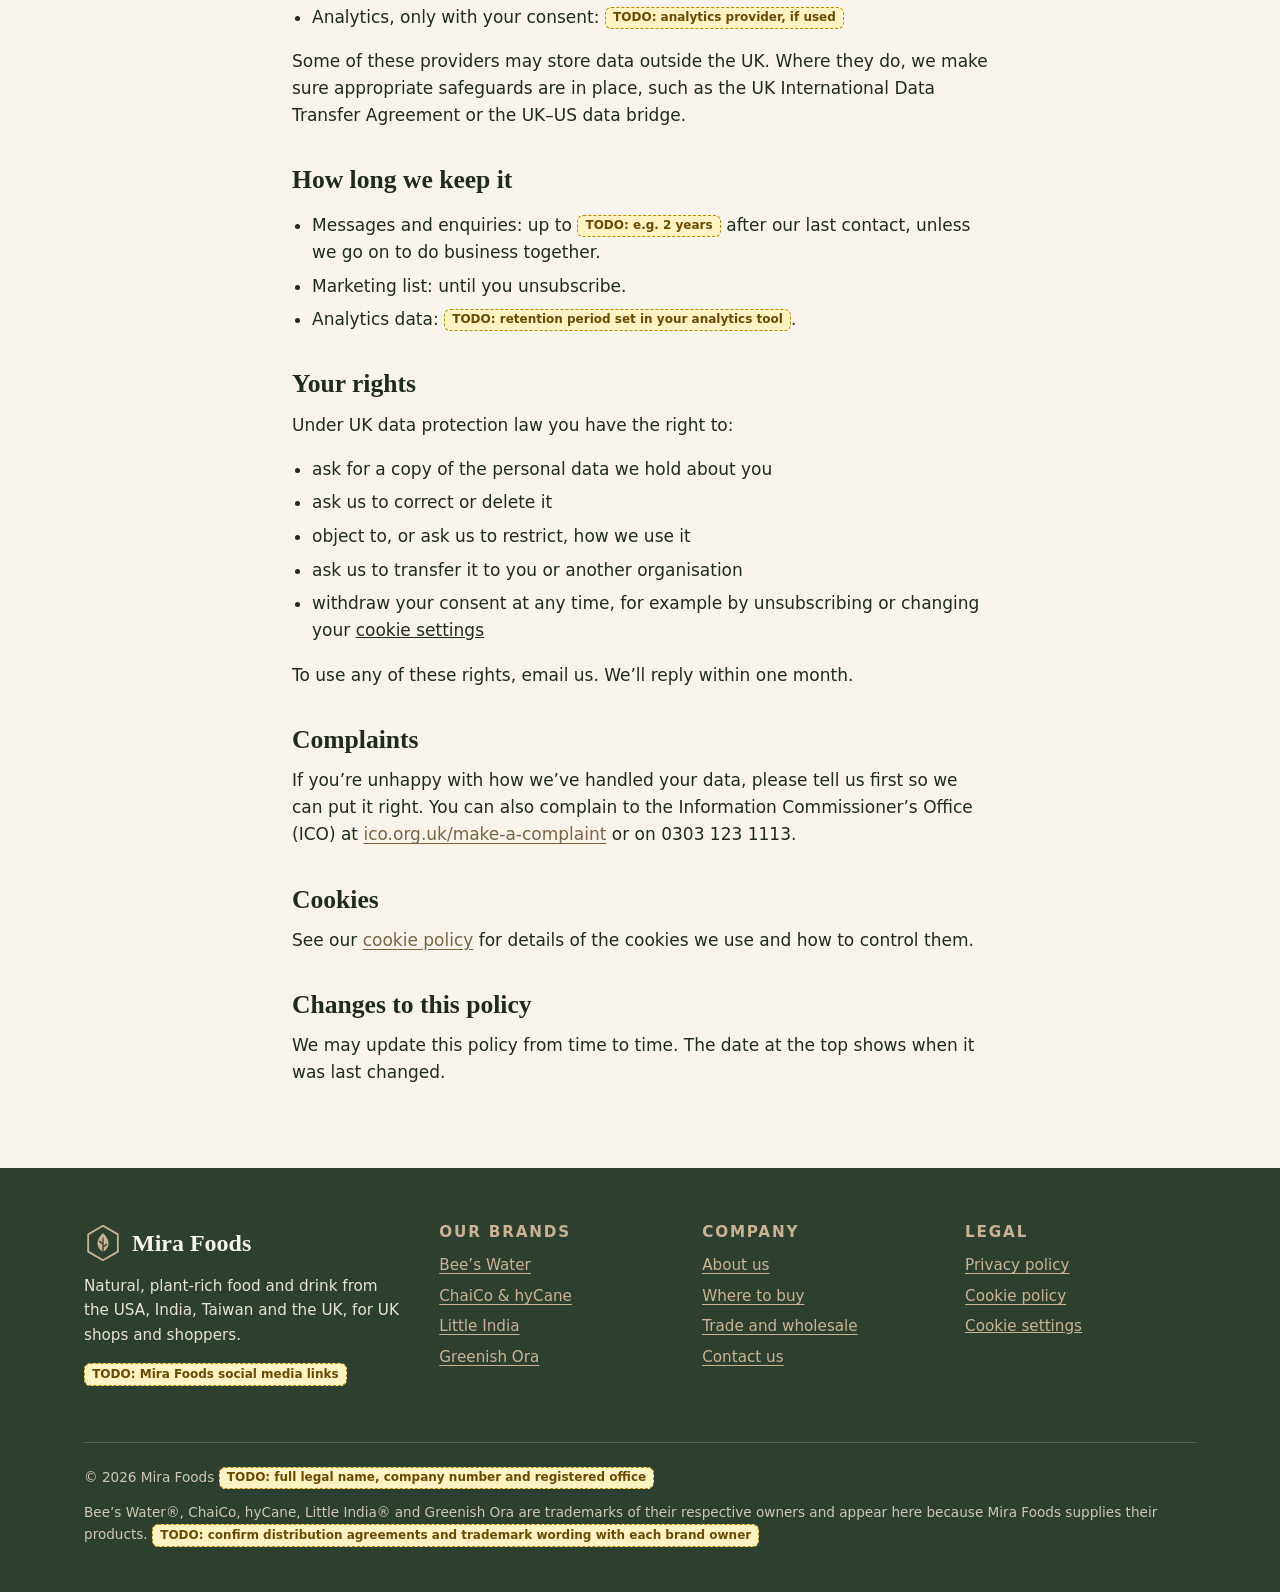
<file: privacy.html>
<!doctype html>
<html lang="en-GB">
<head>
  <meta charset="utf-8">
  <meta name="viewport" content="width=device-width, initial-scale=1">
  <title>Privacy Policy | Mira Foods</title>
  <meta name="description" content="How Mira Foods collects, uses and protects your personal data on this website, under UK GDPR.">
  <meta name="theme-color" content="#2d4030">
  <link rel="icon" href="images/favicon.svg" type="image/svg+xml">
  <link rel="stylesheet" href="css/styles.css">
  <!-- TODO: add og:image and canonical URL once the domain is confirmed -->
</head>
<body>
  <a class="skip-link" href="#main">Skip to content</a>

  <header class="site-header">
    <div class="wrap">
      <a class="brand" href="index.html" aria-label="Mira Foods home">
        <img src="images/mira-mark.svg" alt="" width="40" height="40">
        <span>Mira Foods<small>Healthy priorities</small></span>
      </a>
      <!-- TODO: swap the placeholder mark for the official Mira Foods logo files -->
      <button class="nav-toggle" type="button" aria-expanded="false" aria-controls="site-nav">
        <span class="nav-toggle-bars" aria-hidden="true"></span>Menu
      </button>
      <nav id="site-nav" class="site-nav" aria-label="Main">
        <ul>
          <li><a href="index.html">Home</a></li>
          <li><a href="brands.html">Our Brands</a></li>
          <li><a href="where-to-buy.html">Where to Buy</a></li>
          <li><a href="about.html">About</a></li>
          <li><a href="contact.html">Contact</a></li>
        </ul>
      </nav>
    </div>
  </header>
  <main id="main">
    <section class="page-hero">
      <div class="wrap">
        <span class="eyebrow">Privacy</span>
        <h1>Privacy policy</h1>
        <p class="lede">How we look after your personal information.</p>
      </div>
    </section>

    <section class="section">
      <div class="wrap prose">
        <!-- TODO: this is a starting template. Have it reviewed before launch so it matches what you actually do. -->
        <p class="todo-block small"><strong>TODO:</strong> template privacy notice. Fill in the bracketed details and have it checked so it matches how you really handle data.</p>
        <p class="small">Last updated: <span class="todo">TODO: date</span></p>

        <h2>Who we are</h2>
        <p>This website is run by Mira Foods <span class="todo">TODO: full legal name, company number, registered address</span>, a UK importer and distributor of food and drink. We are the “controller” of the personal data described here. Our ICO registration number is <span class="todo">TODO: ICO registration number</span>.</p>
        <p>If you have any questions, email us at <span class="todo">TODO: privacy email address</span>.</p>

        <h2>What we collect and why</h2>
        <div class="table-wrap">
          <table>
            <thead><tr><th scope="col">What</th><th scope="col">Why</th><th scope="col">Lawful basis</th></tr></thead>
            <tbody>
              <tr><td>Name, email, business name and your message, when you contact us</td><td>To reply to you and, for trade enquiries, to discuss supplying your business</td><td>Legitimate interests; steps before entering a contract for trade enquiries</td></tr>
              <tr><td>Email address, if you tick the box to hear from us</td><td>To send occasional news about products and offers</td><td>Consent (you can withdraw it at any time)</td></tr>
              <tr><td>How you use the site (pages visited, device type), only if you accept analytics cookies</td><td>To understand which pages are useful and improve the site</td><td>Consent</td></tr>
              <tr><td>Basic technical data such as IP address, logged by our web host</td><td>To keep the site secure and working</td><td>Legitimate interests</td></tr>
            </tbody>
          </table>
        </div>
        <p>We do not sell your personal data and we do not use it for automated decision-making.</p>

        <h2>Who we share it with</h2>
        <p>We only share your data with service providers who help us run this website and our business, under contracts that protect it:</p>
        <ul>
          <li>Website hosting: <span class="todo">TODO: hosting provider</span></li>
          <li>Contact form service: <span class="todo">TODO: form provider</span></li>
          <li>Email newsletter service: <span class="todo">TODO: e.g. Mailchimp, if used</span></li>
          <li>Analytics, only with your consent: <span class="todo">TODO: analytics provider, if used</span></li>
        </ul>
        <p>Some of these providers may store data outside the UK. Where they do, we make sure appropriate safeguards are in place, such as the UK International Data Transfer Agreement or the UK–US data bridge.</p>

        <h2>How long we keep it</h2>
        <ul>
          <li>Messages and enquiries: up to <span class="todo">TODO: e.g. 2 years</span> after our last contact, unless we go on to do business together.</li>
          <li>Marketing list: until you unsubscribe.</li>
          <li>Analytics data: <span class="todo">TODO: retention period set in your analytics tool</span>.</li>
        </ul>

        <h2>Your rights</h2>
        <p>Under UK data protection law you have the right to:</p>
        <ul>
          <li>ask for a copy of the personal data we hold about you</li>
          <li>ask us to correct or delete it</li>
          <li>object to, or ask us to restrict, how we use it</li>
          <li>ask us to transfer it to you or another organisation</li>
          <li>withdraw your consent at any time, for example by unsubscribing or changing your <button class="link-button" type="button" data-cookie-settings style="color:var(--honey-deep)">cookie settings</button></li>
        </ul>
        <p>To use any of these rights, email us. We’ll reply within one month.</p>

        <h2>Complaints</h2>
        <p>If you’re unhappy with how we’ve handled your data, please tell us first so we can put it right. You can also complain to the Information Commissioner’s Office (ICO) at <a href="https://ico.org.uk/make-a-complaint/" rel="noopener">ico.org.uk/make-a-complaint</a> or on 0303 123 1113.</p>

        <h2>Cookies</h2>
        <p>See our <a href="cookies.html">cookie policy</a> for details of the cookies we use and how to control them.</p>

        <h2>Changes to this policy</h2>
        <p>We may update this policy from time to time. The date at the top shows when it was last changed.</p>
      </div>
    </section>
  </main>

  <footer class="site-footer">
    <div class="wrap">
      <div class="footer-grid">
        <div>
          <p class="footer-brand"><img src="images/mira-mark.svg" alt="" width="38" height="38">Mira Foods</p>
          <p>Natural, plant-rich food and drink from the USA, India, Taiwan and the UK, for UK shops and shoppers.</p>
          <p><span class="todo">TODO: Mira Foods social media links</span></p>
        </div>
        <div>
          <h2>Our brands</h2>
          <ul>
            <li><a href="bees-water.html">Bee’s Water</a></li>
            <li><a href="chaico.html">ChaiCo &amp; hyCane</a></li>
            <li><a href="little-india.html">Little India</a></li>
            <li><a href="greenish-ora.html">Greenish Ora</a></li>
          </ul>
        </div>
        <div>
          <h2>Company</h2>
          <ul>
            <li><a href="about.html">About us</a></li>
            <li><a href="where-to-buy.html">Where to buy</a></li>
            <li><a href="where-to-buy.html#trade">Trade and wholesale</a></li>
            <li><a href="contact.html">Contact us</a></li>
          </ul>
        </div>
        <div>
          <h2>Legal</h2>
          <ul>
            <li><a href="privacy.html">Privacy policy</a></li>
            <li><a href="cookies.html">Cookie policy</a></li>
            <li><button class="link-button" type="button" data-cookie-settings>Cookie settings</button></li>
          </ul>
        </div>
      </div>
      <div class="footer-legal">
        <p>© <span data-year>2026</span> Mira Foods <span class="todo">TODO: full legal name, company number and registered office</span></p>
        <p>Bee’s Water®, ChaiCo, hyCane, Little India® and Greenish Ora are trademarks of their respective owners and appear here because Mira Foods supplies their products. <span class="todo">TODO: confirm distribution agreements and trademark wording with each brand owner</span></p>
      </div>
    </div>
  </footer>

  <div id="cookie-banner" class="cookie-banner" role="region" aria-label="Cookie consent" hidden>
    <h2>Cookies, your choice</h2>
    <p>We only use what’s needed to make this site work. With your permission we’d also like to use analytics cookies to see which pages people find useful. You can change your mind at any time. <a href="cookies.html">Read our cookie policy</a>.</p>
    <div class="btn-row">
      <button class="btn" type="button" data-consent="reject">Reject analytics</button>
      <button class="btn" type="button" data-consent="accept">Accept analytics</button>
    </div>
  </div>

  <script src="js/main.js" defer></script>
</body>
</html>
</file>
<file: css/styles.css>
/* Mira Foods — shared styles
   Mobile-first. Breakpoints: 40em (640px), 60em (960px).
   Mira brand: Deep Forest Green #2D4030 and Warm Sand #CBB292 (Brand Identity v1.0).
   Each brand page sets its own accent with a .theme-* class on <body>. */

:root {
  --green: #2d4030;
  --green-2: #3c5440;
  --sand: #cbb292;
  --sand-light: #e8dcc6;
  --cream: #f8f4ec;
  --cream-2: #efe6d6;
  --ink: #1f2a20;
  --ink-soft: #55604f;
  --white: #ffffff;
  --line: #e0d4bf;

  /* Brand accent (overridden per brand page) */
  --brand: var(--sand);
  --brand-deep: #7d6440;
  --hero-a: var(--cream-2);
  --hero-b: var(--sand);

  --radius: 1.25rem;
  --radius-pill: 999px;
  --shadow: 0 0.75rem 2rem rgba(31, 42, 32, 0.12);
  --wrap: 72rem;

  --font-head: "Iowan Old Style", "Palatino Linotype", Palatino, Georgia, serif;
  --font-body: system-ui, -apple-system, "Segoe UI", Roboto, "Helvetica Neue", Arial, sans-serif;
}

.theme-bees   { --brand: #e9a93a; --brand-deep: #9a5b0c; --hero-a: #f6d48b; --hero-b: #e9a93a; }
.theme-chaico { --brand: #db5c2d; --brand-deep: #a63d16; --hero-a: #f8d2bf; --hero-b: #ef9a74; }
.theme-little-india   { --brand: #2e3192; --brand-deep: #2e3192; --hero-a: #e6e7f8; --hero-b: #f2c27e; }
.theme-ora    { --brand: #b8862b; --brand-deep: #7a5a17; --hero-a: #eef0dc; --hero-b: #c8d59a; }

*,
*::before,
*::after { box-sizing: border-box; }

html { scroll-behavior: smooth; -webkit-text-size-adjust: 100%; }
@media (prefers-reduced-motion: reduce) {
  html { scroll-behavior: auto; }
  *, *::before, *::after { transition: none !important; animation: none !important; }
}

body {
  margin: 0;
  font-family: var(--font-body);
  font-size: 1.0625rem;
  line-height: 1.6;
  color: var(--ink);
  background: var(--cream);
}

img, svg { max-width: 100%; height: auto; display: block; }

h1, h2, h3 {
  font-family: var(--font-head);
  line-height: 1.15;
  margin: 0 0 0.5em;
  color: var(--ink);
}
h1 { font-size: clamp(2.25rem, 7vw, 4rem); letter-spacing: -0.01em; }
h2 { font-size: clamp(1.75rem, 4.5vw, 2.6rem); }
h3 { font-size: 1.35rem; }
p { margin: 0 0 1em; }

a { color: var(--brand-deep); text-underline-offset: 0.2em; }
a:hover { color: var(--ink); }
:focus-visible { outline: 3px solid #1d5fd1; outline-offset: 3px; border-radius: 4px; }

.wrap { width: 100%; max-width: var(--wrap); margin: 0 auto; padding: 0 1.25rem; }
.section { padding: 4rem 0; }
.section--cream2 { background: var(--cream-2); }
.section--brand { background: var(--hero-a); }
.section--ink { background: var(--green); color: var(--cream); }
.section--ink h2, .section--ink h3 { color: var(--cream); }
.section--ink .eyebrow { color: var(--sand); }
.center { text-align: center; }
.lede { font-size: 1.2rem; color: var(--ink-soft); max-width: 40rem; }
.center .lede { margin-left: auto; margin-right: auto; }
.eyebrow {
  display: inline-block;
  font-size: 0.8rem;
  font-weight: 700;
  letter-spacing: 0.14em;
  text-transform: uppercase;
  color: var(--brand-deep);
  margin-bottom: 0.75rem;
}
.small { font-size: 0.875rem; color: var(--ink-soft); }

.skip-link {
  position: absolute; left: -999px; top: 0.5rem;
  background: var(--green); color: var(--cream); padding: 0.5rem 1rem; z-index: 100;
  border-radius: var(--radius-pill);
}
.skip-link:focus { left: 0.5rem; }

/* TODO marker: visible flag for anything awaiting Naren's input. Search the code for "TODO". */
.todo {
  display: inline-block;
  font: 600 0.75rem/1.3 var(--font-body);
  background: #fff3c4;
  color: #6a4a00;
  border: 1px dashed #b88a00;
  border-radius: 0.4rem;
  padding: 0.15rem 0.45rem;
  vertical-align: middle;
}
.todo-block {
  border: 2px dashed #b88a00;
  background: #fffbea;
  border-radius: var(--radius);
  padding: 1rem 1.25rem;
  margin: 1.5rem 0;
}

/* Buttons */
.btn {
  display: inline-flex; align-items: center; justify-content: center; gap: 0.5rem;
  min-height: 3rem;
  padding: 0.75rem 1.6rem;
  border-radius: var(--radius-pill);
  border: 2px solid var(--green);
  background: var(--green);
  color: var(--cream);
  font: 600 1rem/1 var(--font-body);
  text-decoration: none;
  cursor: pointer;
  transition: transform 0.15s ease, background 0.15s ease, color 0.15s ease;
}
.btn:hover { transform: translateY(-2px); background: var(--green-2); border-color: var(--green-2); color: var(--white); }
.btn--ghost { background: transparent; color: var(--green); }
.btn--ghost:hover { background: var(--green); border-color: var(--green); color: var(--cream); }
.btn--sand { background: var(--sand); border-color: var(--sand); color: var(--green); }
.btn--sand:hover { background: var(--cream); border-color: var(--cream); color: var(--green); }
.btn--light { background: transparent; border-color: var(--sand); color: var(--cream); }
.btn--light:hover { background: var(--sand); border-color: var(--sand); color: var(--green); }
.btn-row { display: flex; flex-wrap: wrap; gap: 0.75rem; margin-top: 1.5rem; }
.center .btn-row { justify-content: center; }

/* Header */
.site-header {
  position: sticky; top: 0; z-index: 50;
  background: var(--green);
  color: var(--cream);
}
.site-header .wrap { display: flex; align-items: center; justify-content: space-between; min-height: 4.25rem; }
.brand { display: flex; align-items: center; gap: 0.6rem; text-decoration: none; color: var(--cream); }
.brand:hover { color: var(--white); }
.brand img { width: 2.4rem; height: 2.4rem; }
.brand span { font-family: var(--font-head); font-size: 1.45rem; font-weight: 700; letter-spacing: 0.02em; }
.brand small { display: block; font: 600 0.62rem/1 var(--font-body); letter-spacing: 0.22em; color: var(--sand); text-transform: uppercase; margin-top: 0.15rem; }

.nav-toggle {
  display: inline-flex; align-items: center; gap: 0.5rem;
  background: none; border: 2px solid var(--sand); border-radius: var(--radius-pill);
  padding: 0.45rem 1rem; font: 600 0.95rem var(--font-body); color: var(--cream); cursor: pointer;
}
.nav-toggle-bars, .nav-toggle-bars::before, .nav-toggle-bars::after {
  display: block; width: 1.1rem; height: 2px; background: var(--cream); position: relative; content: "";
}
.nav-toggle-bars::before { position: absolute; top: -6px; }
.nav-toggle-bars::after { position: absolute; top: 6px; }

.site-nav { display: none; }
.site-nav.is-open {
  display: block; position: absolute; left: 0; right: 0; top: 100%;
  background: var(--green); box-shadow: var(--shadow);
}
.site-nav ul { list-style: none; margin: 0; padding: 0.5rem 1.25rem 1.25rem; }
.site-nav a {
  display: block; padding: 0.8rem 0; text-decoration: none; color: var(--cream); font-weight: 600;
  border-bottom: 1px solid rgba(203, 178, 146, 0.25);
}
.site-nav a[aria-current="page"] { color: var(--sand); }

@media (min-width: 60em) {
  .nav-toggle { display: none; }
  .site-nav, .site-nav.is-open { display: block; position: static; background: none; box-shadow: none; }
  .site-nav ul { display: flex; gap: 0.25rem; padding: 0; }
  .site-nav a { border: 0; padding: 0.5rem 0.95rem; border-radius: var(--radius-pill); }
  .site-nav a:hover { background: var(--green-2); color: var(--white); }
  .site-nav a[aria-current="page"] { background: var(--sand); color: var(--green); }
}

/* Brand switcher (shown on brand pages) */
.brand-nav { background: var(--cream-2); border-bottom: 1px solid var(--line); }
.brand-nav ul { display: flex; gap: 0.5rem; list-style: none; margin: 0; padding: 0.6rem 0; overflow-x: auto; scrollbar-width: none; }
.brand-nav a {
  display: block; white-space: nowrap; padding: 0.35rem 0.9rem; border-radius: var(--radius-pill);
  text-decoration: none; font-weight: 600; font-size: 0.9rem; color: var(--ink); background: var(--white);
}
.brand-nav a[aria-current="page"] { background: var(--brand); color: var(--white); }
.theme-bees .brand-nav a[aria-current="page"] { color: var(--ink); }

/* Heroes */
.hero {
  position: relative; overflow: hidden;
  background: linear-gradient(160deg, var(--hero-a) 0%, var(--hero-b) 100%);
  padding: 3rem 0 0;
}
.hero .wrap { position: relative; display: grid; grid-template-columns: minmax(0, 1fr); gap: 2rem; }
.hero-bottles { display: flex; justify-content: center; align-items: flex-end; gap: 0.25rem; margin-top: 1rem; }
.hero-bottles img { width: 22%; max-width: 8.5rem; filter: drop-shadow(0 1rem 1rem rgba(31, 42, 32, 0.25)); }
.hero-bottles img:nth-child(2), .hero-bottles img:nth-child(3) { width: 25%; max-width: 9.5rem; }
@media (min-width: 60em) {
  .hero { padding: 5rem 0 0; }
  .hero .wrap { grid-template-columns: minmax(0, 1.05fr) minmax(0, 1fr); align-items: end; }
  .hero-copy { padding-bottom: 5rem; }
}
.theme-bees .hero::before, .theme-bees .page-hero::before {
  content: ""; position: absolute; inset: 0; opacity: 0.18; pointer-events: none;
  background-image: url("../images/honeycomb.svg"); background-size: 7rem auto;
}

/* Mira home hero: deep green with sand detailing */
.hero--mira {
  background:
    radial-gradient(circle at 85% 15%, rgba(203, 178, 146, 0.22), transparent 45%),
    var(--green);
  color: var(--cream);
  padding: 4rem 0;
}
.hero--mira h1 { color: var(--cream); }
.hero--mira .lede { color: #e7e0d2; }
.hero--mira .eyebrow { color: var(--sand); }
.hero--mira .wrap { align-items: center; }
.hero-logos {
  display: grid; grid-template-columns: repeat(2, 1fr); gap: 0.9rem;
}
.hero-logos a {
  display: grid; place-items: center; aspect-ratio: 4 / 3; border-radius: var(--radius);
  min-width: 0; background: var(--cream); padding: 1rem; box-shadow: 0 1rem 2rem rgba(0, 0, 0, 0.25);
  transition: transform 0.2s ease; text-decoration: none;
}
.hero-logos a:hover { transform: translateY(-4px); }
.hero-logos img { max-height: 5.5rem; width: auto; }
@media (min-width: 60em) { .hero--mira { padding: 6rem 0; } }

.page-hero {
  background: linear-gradient(160deg, var(--hero-a), var(--hero-b));
  padding: 3.5rem 0 3rem;
  position: relative; overflow: hidden;
}
.page-hero .wrap { position: relative; }
.page-hero .lede { color: var(--ink); }
.page-hero--logo .wrap { display: grid; gap: 1.5rem; align-items: center; }
.page-hero__logo { width: 9rem; background: var(--white); border-radius: var(--radius); padding: 1rem; box-shadow: var(--shadow); }
@media (min-width: 60em) { .page-hero--logo .wrap { grid-template-columns: 1fr auto; } .page-hero__logo { width: 13rem; } }

/* Origins strip */
.origins { display: flex; flex-wrap: wrap; gap: 0.6rem; list-style: none; padding: 0; margin: 1.5rem 0 0; }
.origins li {
  border: 1px solid rgba(203, 178, 146, 0.6); color: var(--cream); border-radius: var(--radius-pill);
  padding: 0.3rem 0.9rem; font-size: 0.9rem; font-weight: 600;
}

/* Feature badges */
.badges { display: grid; grid-template-columns: repeat(2, 1fr); gap: 0.75rem; list-style: none; padding: 0; margin: 2rem 0 0; }
.badges li {
  background: var(--white); border-radius: var(--radius); padding: 1rem; text-align: center;
  font-weight: 600; box-shadow: 0 0.25rem 1rem rgba(31, 42, 32, 0.06);
}
.badges li span { display: block; font-size: 1.6rem; margin-bottom: 0.25rem; }
@media (min-width: 40em) { .badges { grid-template-columns: repeat(3, 1fr); } }
@media (min-width: 60em) { .badges { grid-template-columns: repeat(6, 1fr); } }

/* Cards and grids */
.grid { display: grid; gap: 1.25rem; }
@media (min-width: 40em) { .grid--2 { grid-template-columns: repeat(2, 1fr); } }
@media (min-width: 60em) {
  .grid--3 { grid-template-columns: repeat(3, 1fr); }
  .grid--4 { grid-template-columns: repeat(4, 1fr); }
}
@media (min-width: 40em) and (max-width: 59.99em) {
  .grid--3, .grid--4 { grid-template-columns: repeat(2, 1fr); }
}
.card {
  background: var(--white); border-radius: var(--radius); padding: 1.5rem;
  box-shadow: var(--shadow);
}
.card h3 { margin-top: 0.25rem; }

/* Brand cards (home and brands page) */
.brand-card {
  --c: var(--sand);
  display: flex; flex-direction: column; background: var(--white); border-radius: var(--radius);
  overflow: hidden; box-shadow: var(--shadow); text-decoration: none; color: var(--ink);
  transition: transform 0.2s ease;
}
a.brand-card:hover { transform: translateY(-4px); color: var(--ink); }
.brand-card__logo {
  display: grid; place-items: center; min-height: 11rem; padding: 1.5rem;
  background: var(--c);
}
.brand-card__logo img { max-height: 6.5rem; width: auto; }
.brand-card__body { padding: 1.25rem 1.5rem 1.5rem; display: flex; flex-direction: column; gap: 0.5rem; flex: 1; }
.brand-card__body h3 { margin: 0; }
.brand-card__body p { margin: 0; color: var(--ink-soft); }
.brand-card__more { margin-top: auto; padding-top: 0.5rem; font-weight: 700; color: var(--green); }
.c-bees-bg { --c: linear-gradient(160deg, #f6d48b, #e9a93a); }
.c-chaico-bg { --c: linear-gradient(160deg, #fbe2d4, #f3b08f); }
.c-little-india-bg { --c: linear-gradient(160deg, #eef0fb, #f6d7a8); }
.c-ora-bg { --c: #111; }
.c-coming-bg { --c: repeating-linear-gradient(135deg, var(--cream-2) 0 14px, var(--sand-light) 14px 28px); }
.wordmark { font-family: var(--font-head); font-size: 2.2rem; font-weight: 700; color: var(--ink); }

.pill {
  display: inline-block; width: fit-content; font-size: 0.75rem; font-weight: 700; letter-spacing: 0.06em;
  text-transform: uppercase; border-radius: var(--radius-pill); padding: 0.2rem 0.65rem;
  background: var(--cream-2); color: var(--ink-soft);
}
.pill--new { background: var(--brand); color: var(--white); }
.theme-bees .pill--new { color: var(--ink); }

/* Product cards (cans, packs) */
.product-card { display: flex; flex-direction: column; background: var(--white); border-radius: var(--radius); overflow: hidden; box-shadow: var(--shadow); }
.product-card__img {
  background: #1d1b19; display: flex; justify-content: center; align-items: center;
  height: 19rem; padding: 1rem 0; overflow: hidden;
}
.product-card__img img { height: 100%; width: auto; max-width: none; }
.product-card__img--light { background: var(--hero-a); }
.product-card__body { padding: 1.25rem 1.5rem 1.5rem; display: flex; flex-direction: column; gap: 0.4rem; flex: 1; }
.product-card__body h3 { margin: 0.25rem 0 0; }
.product-card__body p { margin: 0; color: var(--ink-soft); }
.product-card .price { margin-top: auto; padding-top: 0.5rem; }

/* Certification logos */
.cert-row { display: flex; flex-wrap: wrap; align-items: center; gap: 0.5rem 0.75rem; margin: 0.4rem 0 0; }
.cert-row img { height: 2.75rem; width: auto; }
.cert-row--large { gap: 1rem; margin-top: 1.25rem; }
.cert-row--large img { height: 5.5rem; }

/* Bee's Water flavour cards */
.flavour-card {
  --c: var(--brand);
  display: flex; flex-direction: column;
  background: var(--white); border-radius: var(--radius); overflow: hidden; box-shadow: var(--shadow);
  text-decoration: none; color: var(--ink);
  transition: transform 0.2s ease;
}
a.flavour-card:hover { transform: translateY(-4px); color: var(--ink); }
.flavour-card__art {
  background: radial-gradient(circle at 50% 30%, rgba(255, 255, 255, 0.6), transparent 60%), var(--c);
  padding: 1.5rem 0 0; display: flex; justify-content: center;
}
.flavour-card__art img { width: 42%; max-width: 8rem; filter: drop-shadow(0 0.75rem 0.75rem rgba(0, 0, 0, 0.2)); }
.flavour-card__body { padding: 1.25rem 1.5rem 1.5rem; }
.flavour-card__body h3 { margin-bottom: 0.25rem; }
.flavour-card__body p { margin: 0; color: var(--ink-soft); }
.c-blueberry { --c: #8f7fd0; }
.c-classic { --c: #f6d48b; }
.c-ginger { --c: #f0b26a; }
.c-lemon { --c: #f7e17c; }

/* Split / media blocks */
.split { display: grid; gap: 2rem; align-items: center; }
@media (min-width: 60em) {
  .split { grid-template-columns: 1fr 1fr; gap: 4rem; }
  .split--flip > :first-child { order: 2; }
}

.photo {
  position: relative; border-radius: calc(var(--radius) * 1.5); overflow: hidden;
  aspect-ratio: 4 / 3; box-shadow: var(--shadow);
  background: linear-gradient(135deg, var(--hero-a), var(--hero-b));
}
.photo::before {
  /* placeholder texture, hidden once a real photo is added */
  content: ""; position: absolute; inset: 0; opacity: 0.35;
  background: repeating-linear-gradient(135deg, transparent 0 18px, rgba(255, 255, 255, 0.35) 18px 20px);
}
.photo:has(img)::before { display: none; }
.photo--tall { aspect-ratio: 4 / 5; }
.photo--wide { aspect-ratio: 16 / 9; }
.photo img { width: 100%; height: 100%; object-fit: cover; }
.photo .todo { position: absolute; left: 1rem; bottom: 1rem; right: 1rem; width: fit-content; }

/* Serve suggestions */
.serve { display: grid; gap: 1.25rem; }
@media (min-width: 40em) { .serve { grid-template-columns: 1fr 1fr; } }
.serve .card { text-align: center; }
.serve .card span { font-size: 2.5rem; display: block; }

/* Product detail rows (Bee's Water flavours) */
.flavour {
  display: grid; gap: 1.5rem; padding: 3.5rem 0; border-bottom: 1px solid var(--line);
  scroll-margin-top: 5rem;
}
.flavour:last-of-type { border-bottom: 0; }
.flavour__art {
  background: radial-gradient(circle at 50% 30%, rgba(255, 255, 255, 0.6), transparent 60%), var(--c, var(--brand));
  border-radius: calc(var(--radius) * 1.5); display: flex; justify-content: center; padding: 2rem 0 0;
  min-height: 18rem; align-items: flex-end;
}
.flavour__art img { width: 38%; max-width: 11rem; filter: drop-shadow(0 1rem 1rem rgba(0, 0, 0, 0.2)); }
@media (min-width: 60em) {
  .flavour { grid-template-columns: 0.9fr 1.1fr; gap: 3.5rem; align-items: start; }
}
.tag-list { display: flex; flex-wrap: wrap; gap: 0.5rem; list-style: none; padding: 0; margin: 1rem 0; }
.tag-list li {
  background: var(--cream-2); border-radius: var(--radius-pill); padding: 0.3rem 0.85rem;
  font-size: 0.875rem; font-weight: 600;
}
.page-hero .tag-list li { background: rgba(255, 255, 255, 0.7); }
.price { font-family: var(--font-head); font-size: 1.5rem; font-weight: 700; margin: 0.5rem 0 0; }

details {
  background: var(--white); border-radius: var(--radius); padding: 0.25rem 1.25rem; margin: 0.75rem 0;
  box-shadow: 0 0.25rem 1rem rgba(31, 42, 32, 0.06);
}
summary { cursor: pointer; font-weight: 700; padding: 0.85rem 0; }
details[open] summary { border-bottom: 1px solid var(--line); margin-bottom: 0.75rem; }
.product-card details { box-shadow: none; padding: 0; margin: 0.25rem 0 0; }
.product-card summary { padding: 0.4rem 0; font-size: 0.95rem; }

/* Tables */
.table-wrap { overflow-x: auto; }
table { width: 100%; border-collapse: collapse; font-size: 0.95rem; margin: 0.5rem 0 1rem; }
th, td { text-align: left; padding: 0.55rem 0.5rem; border-bottom: 1px solid var(--line); vertical-align: top; }
th { font-weight: 700; }
td.num, th.num { text-align: right; white-space: nowrap; }
caption { text-align: left; font-weight: 700; padding-bottom: 0.5rem; }
.product-card table { font-size: 0.85rem; }

/* Callouts */
.callout {
  background: var(--white); border-left: 6px solid var(--brand); border-radius: 0.75rem;
  padding: 1rem 1.25rem; margin: 1.5rem 0;
}

/* Steps */
.steps { counter-reset: step; list-style: none; padding: 0; display: grid; gap: 1rem; }
@media (min-width: 60em) { .steps--row { grid-template-columns: repeat(3, 1fr); } }
.steps li { counter-increment: step; background: var(--white); border-radius: var(--radius); padding: 1.5rem; box-shadow: var(--shadow); }
.steps li::before {
  content: counter(step); display: grid; place-items: center;
  width: 2.5rem; height: 2.5rem; border-radius: 50%;
  background: var(--sand); color: var(--green); font-weight: 800; margin-bottom: 0.75rem;
}

/* Forms */
form { display: grid; gap: 1rem; }
label { font-weight: 600; display: block; margin-bottom: 0.3rem; }
input[type="text"], input[type="email"], input[type="tel"], select, textarea {
  width: 100%; font: inherit; color: var(--ink);
  padding: 0.75rem 1rem; border: 2px solid var(--line); border-radius: 0.9rem; background: var(--white);
}
input:focus, select:focus, textarea:focus { border-color: var(--green); outline: none; box-shadow: 0 0 0 3px rgba(203, 178, 146, 0.5); }
textarea { min-height: 9rem; resize: vertical; }
.check { display: flex; gap: 0.6rem; align-items: flex-start; font-weight: 400; }
.check input { margin-top: 0.35rem; width: 1.1rem; height: 1.1rem; accent-color: var(--green); flex: none; }
.form-status { font-weight: 600; }

/* Prose (legal pages) */
.prose { max-width: 46rem; }
.prose h2 { font-size: 1.6rem; margin-top: 2.25rem; }
.prose h3 { margin-top: 1.5rem; }
.prose ul { padding-left: 1.25rem; }
.prose li { margin-bottom: 0.4rem; }

.cta-band { text-align: center; }
.cta-band h2 { margin-bottom: 0.4rem; }

/* Footer */
.site-footer { background: var(--green); color: #e9e2d3; padding: 3.5rem 0 2rem; font-size: 0.95rem; }
.site-footer a { color: var(--sand); }
.site-footer a:hover { color: var(--white); }
.footer-grid { display: grid; gap: 2rem; }
@media (min-width: 40em) { .footer-grid { grid-template-columns: 1.4fr 1fr 1fr 1fr; } }
.footer-brand { display: flex; align-items: center; gap: 0.6rem; font-family: var(--font-head); font-size: 1.5rem; font-weight: 700; color: var(--cream); margin-bottom: 0.75rem; }
.footer-brand img { width: 2.4rem; }
.site-footer h2 { font-size: 0.95rem; font-family: var(--font-body); letter-spacing: 0.12em; text-transform: uppercase; color: var(--sand); margin-bottom: 0.75rem; }
.site-footer ul { list-style: none; padding: 0; margin: 0; }
.site-footer li { margin-bottom: 0.4rem; }
.footer-legal { border-top: 1px solid rgba(203, 178, 146, 0.3); margin-top: 2.5rem; padding-top: 1.5rem; font-size: 0.85rem; color: #cfc6b3; }
.link-button { background: none; border: 0; padding: 0; font: inherit; color: var(--sand); text-decoration: underline; cursor: pointer; }

/* Cookie banner */
.cookie-banner {
  position: fixed; left: 0.75rem; right: 0.75rem; bottom: 0.75rem; z-index: 200;
  background: var(--white); color: var(--ink); border-radius: var(--radius);
  box-shadow: 0 1rem 3rem rgba(31, 42, 32, 0.3); padding: 1.25rem;
  max-width: 34rem; border-top: 6px solid var(--sand);
}
.cookie-banner[hidden] { display: none; }
.cookie-banner h2 { font-size: 1.2rem; margin-bottom: 0.4rem; }
.cookie-banner p { font-size: 0.95rem; }
.cookie-banner .btn-row { margin-top: 0.75rem; }
.cookie-banner .btn { flex: 1 1 8rem; min-height: 2.75rem; padding: 0.6rem 1rem; }
@media (min-width: 40em) { .cookie-banner { left: 1.5rem; bottom: 1.5rem; } }
</file>
